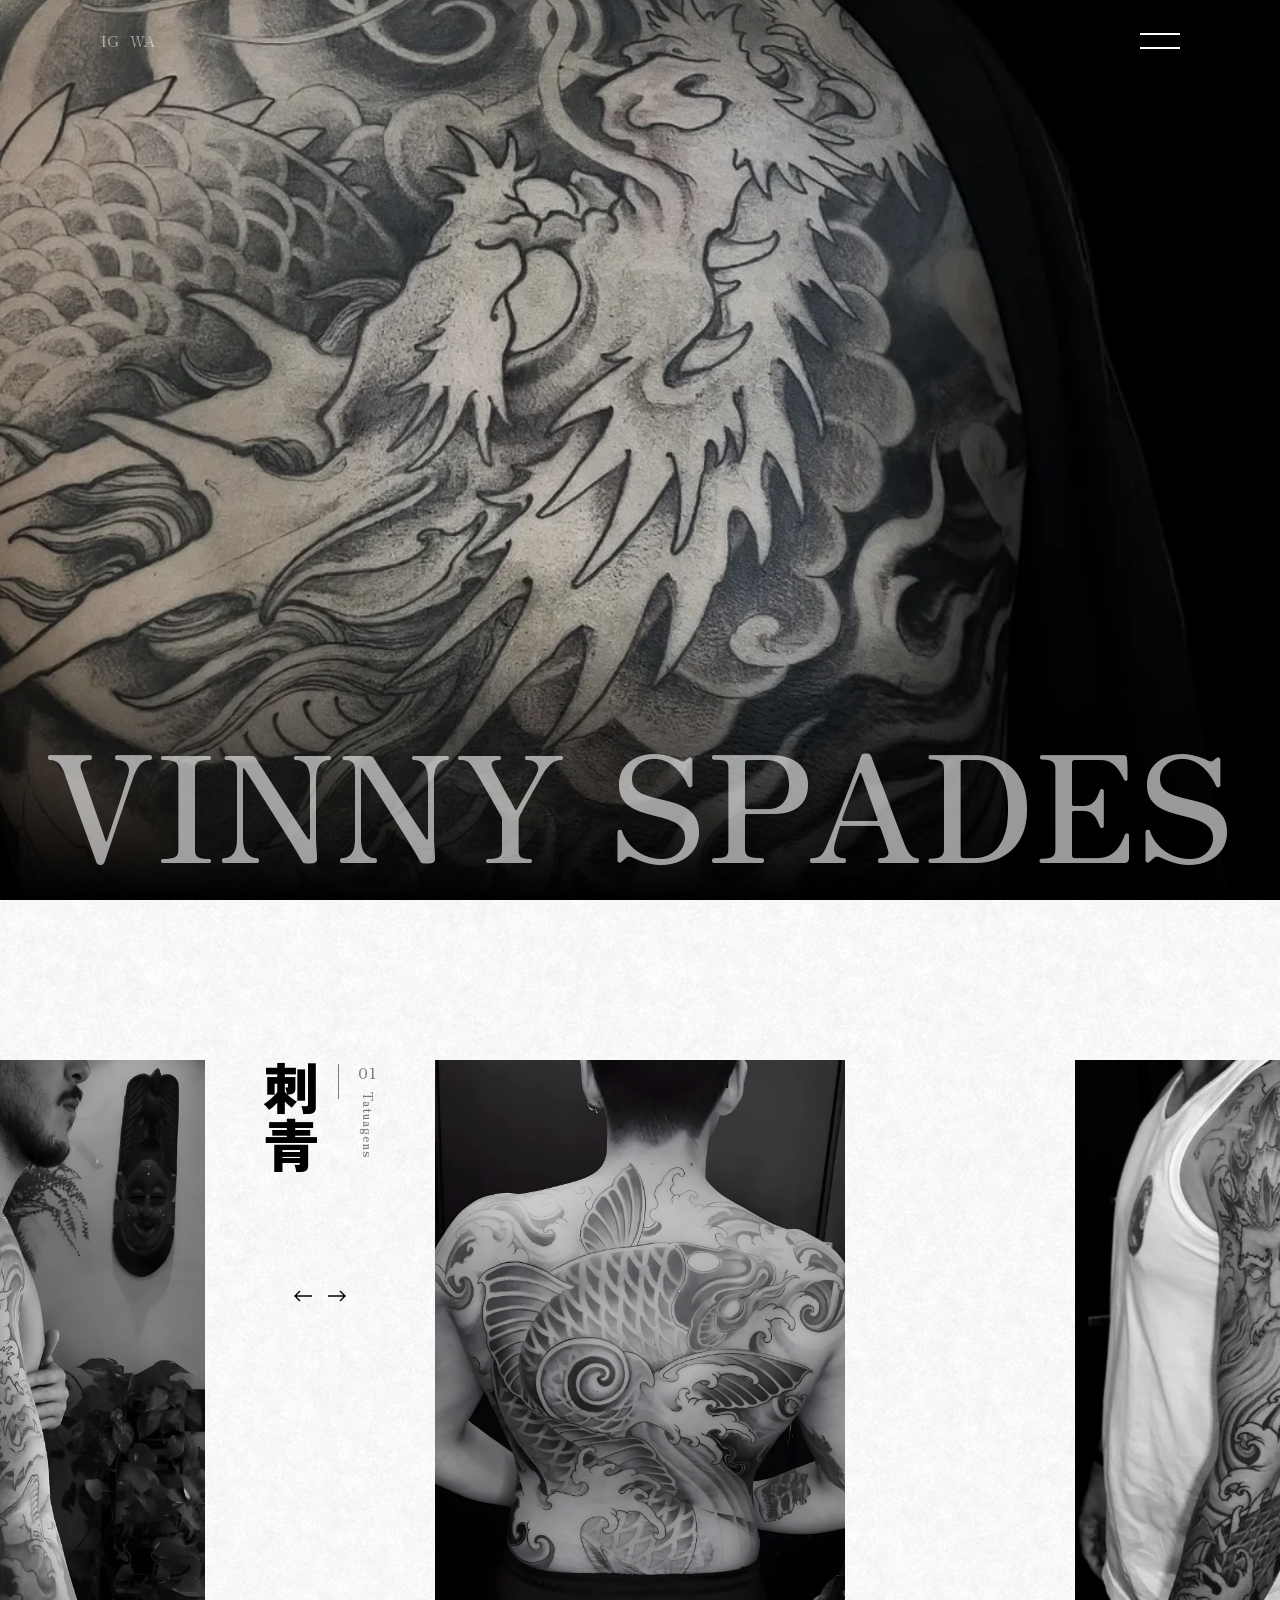
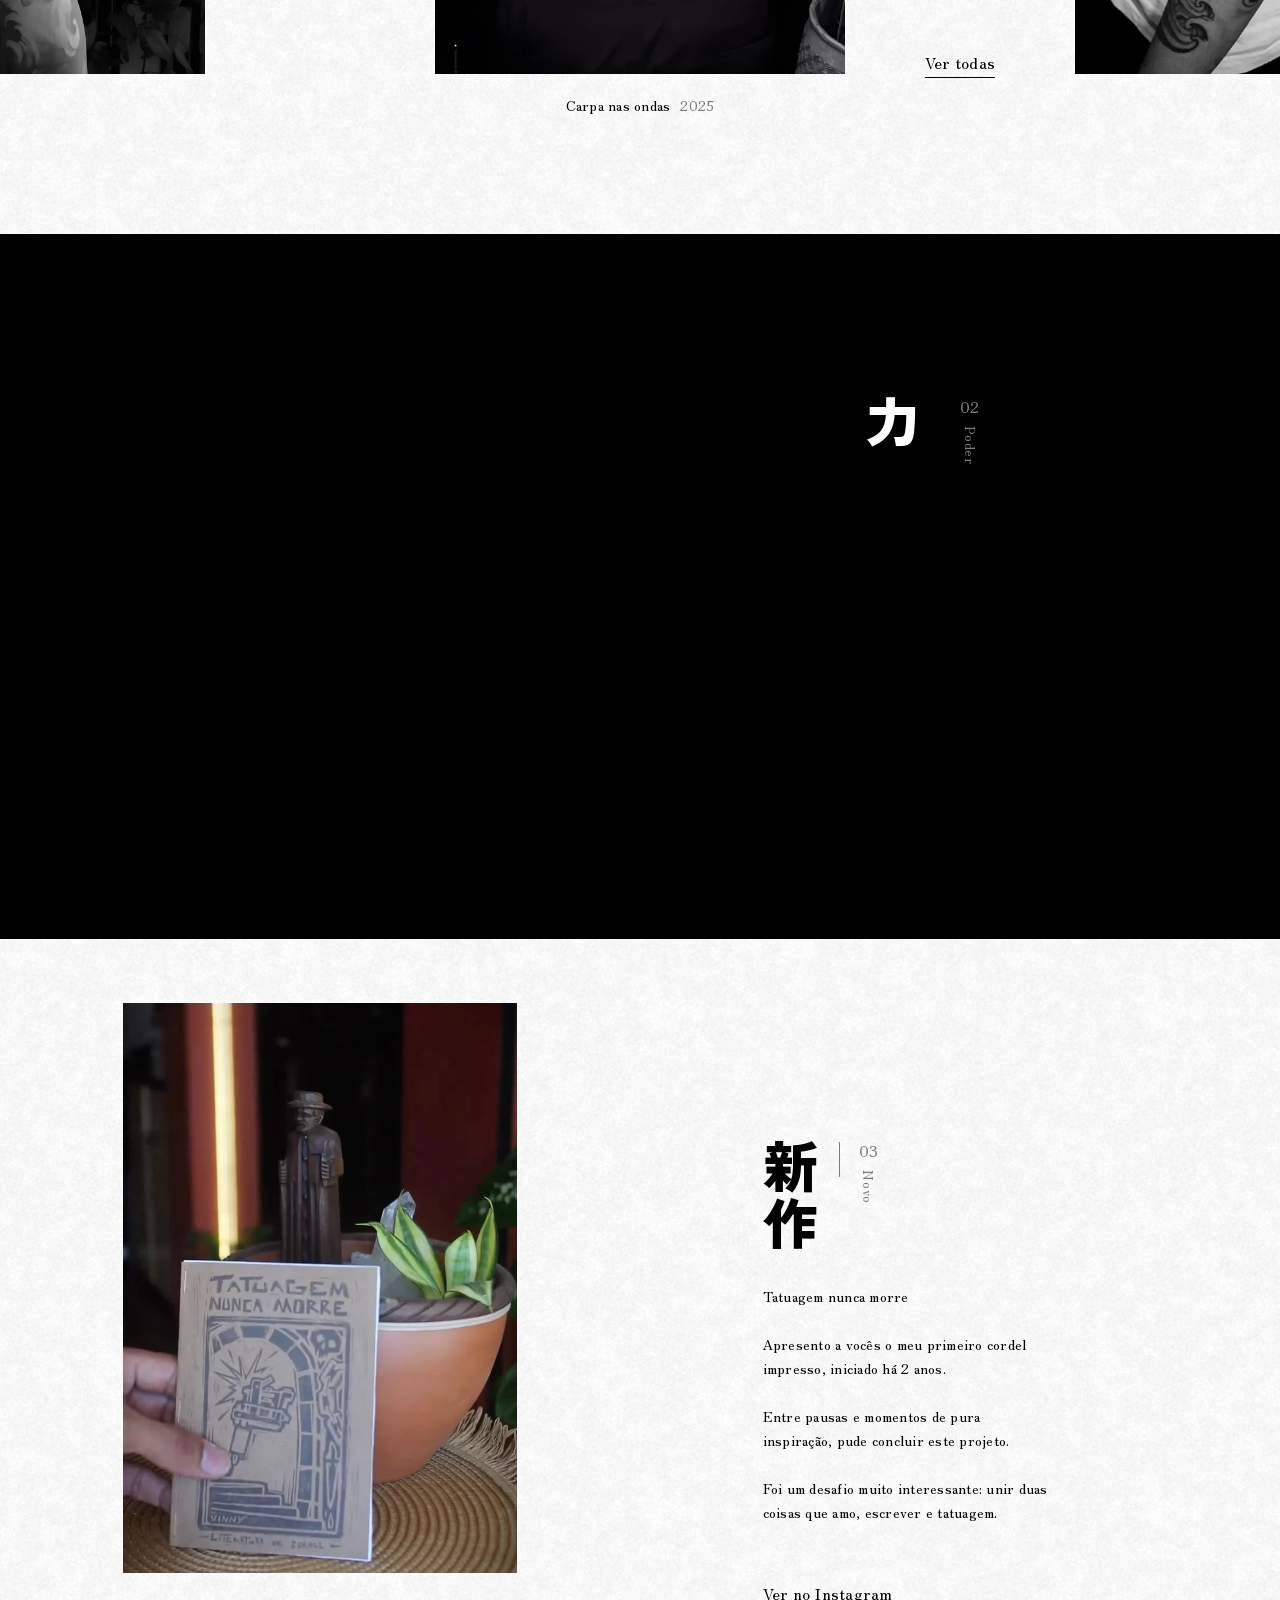
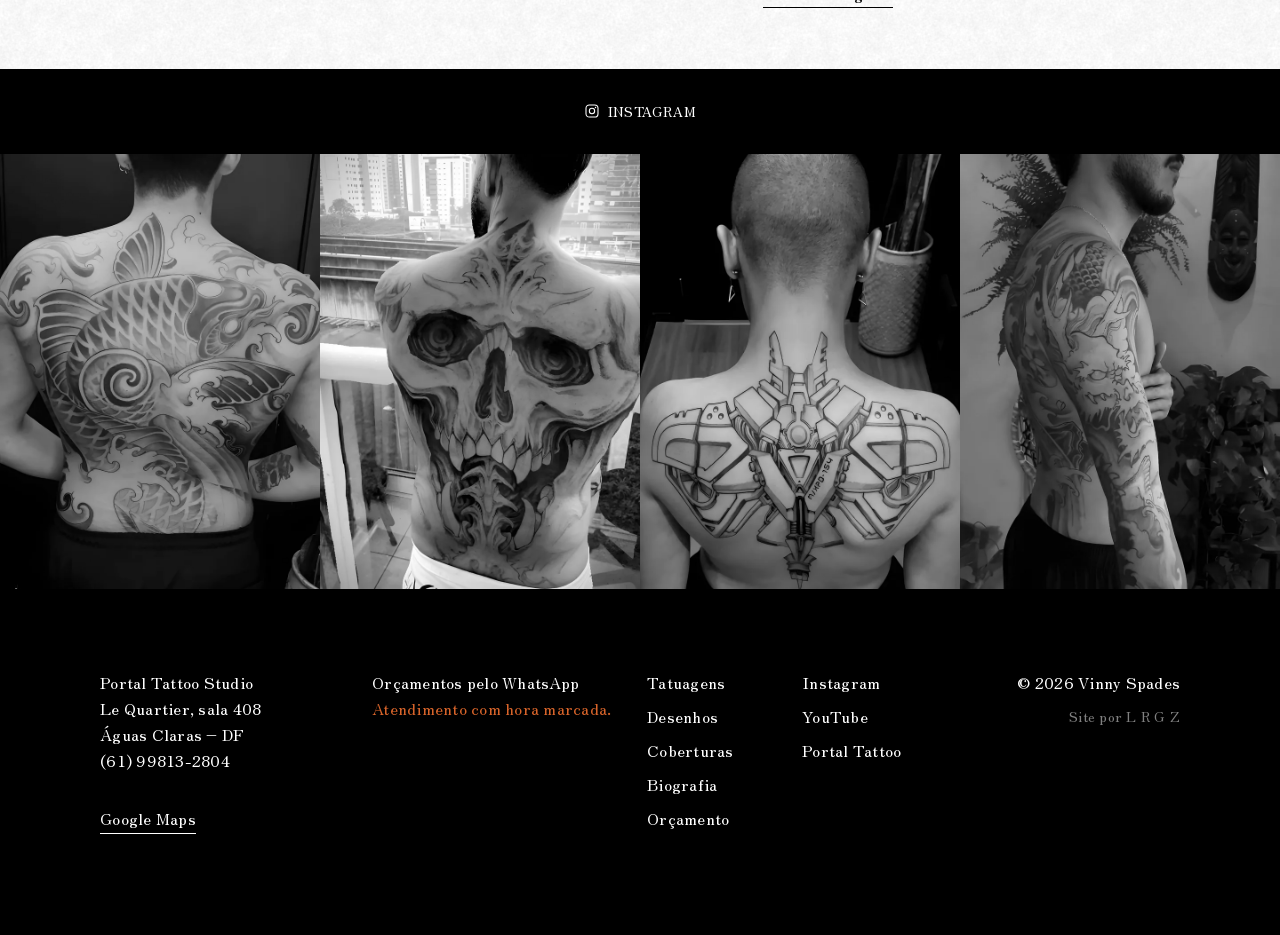
<file: index.html>
<!doctype html>
<html lang="pt-BR">
<head>
<meta charset="utf-8">
<meta name="viewport" content="width=device-width,initial-scale=1,viewport-fit=cover">
<title>Vinny Spades ♠ Tatuador em Águas Claras – DF</title>
<meta name="description" content="Tatuagem oriental e blackwork, fechamentos de costas e braço. Vinny Spades, fundador do Portal Tattoo Studio, em Águas Claras – DF.">
<meta name="robots" content="noindex,nofollow">
<meta name="theme-color" content="#000000">
<meta property="og:type" content="website">
<meta property="og:title" content="Vinny Spades ♠ Tatuador em Águas Claras – DF">
<meta property="og:description" content="Tatuagem oriental e blackwork, fechamentos de costas e braço. Vinny Spades, fundador do Portal Tattoo Studio, em Águas Claras – DF.">
<meta property="og:image" content="img/og.jpg">
<link rel="icon" href="favicon.svg" type="image/svg+xml">
<link rel="apple-touch-icon" href="img/apple-touch.png">
<link rel="preload" href="fonts/zenoldmincho-700-latin.woff2" as="font" type="font/woff2" crossorigin>
<link rel="preload" href="fonts/zenoldmincho-400-latin.woff2" as="font" type="font/woff2" crossorigin>
<link rel="preload" as="image" href="img/h/hero.webp" media="(min-width:1024px), (orientation:landscape)">
<link rel="preload" as="image" href="img/h/hero-m.webp" media="(max-width:1023px) and (orientation:portrait)">
<link rel="stylesheet" href="css/fonts.css">
<link rel="stylesheet" href="css/site.css">
</head>
<body>
<header class="topo transp">
  <div class="wrap">
    <div class="esq"><a href="https://www.instagram.com/vinnyspades/" target="_blank" rel="noopener">IG</a><a href="https://wa.me/5561998132804" target="_blank" rel="noopener">WA</a></div>
    <a class="marca" href="./">Vinny<b>♠</b>Spades</a>
    <button class="menuBtn" type="button" aria-label="Abrir menu" aria-expanded="false" aria-controls="menu"><span></span><span></span></button>
  </div>
</header>
<nav class="menu" id="menu" aria-label="Menu"><ul><li><a href="tatuagens.html">Tatuagens</a></li><li><a href="desenhos.html">Desenhos</a></li><li><a href="coberturas.html">Coberturas</a></li><li><a href="biografia.html">Biografia</a></li><li><a href="orcamento.html">Orçamento</a></li></ul></nav>
<main>
<section class="hero" aria-label="Abertura">
  <picture class="cam mono"><source media="(max-width:1023px) and (orientation:portrait)" srcset="img/h/hero-m.webp"><img src="img/h/hero.webp" alt="" width="2400" height="1500" fetchpriority="high"></picture>
  <picture class="cam cor"><source media="(max-width:1023px) and (orientation:portrait)" srcset="img/h/hero-m.webp"><img src="img/h/hero.webp" alt="Fechamento de costas com dragão oriental, tatuagem de Vinny Spades" width="2400" height="1500"></picture>
  <div class="desce"></div>
  <h1>Vinny Spades</h1>
</section>
<section class="s1 papel obs" aria-label="Fechamentos">
  <div class="lado"><div class="tit"><h2><span aria-hidden="true">刺青</span><span class="sr">Tatuagens</span></h2><span class="num" aria-hidden="true">01<em>Tatuagens</em></span></div><div class="setas rv"><button class="ant" type="button" aria-label="Anterior"><svg viewBox="0 0 18 12" aria-hidden="true"><path d="M18 6H1M6 1L1 6l5 5" fill="none" stroke="currentColor" stroke-width="1.4"/></svg></button><button class="prox" type="button" aria-label="Próximo"><svg viewBox="0 0 18 12" aria-hidden="true"><path d="M0 6h17M12 1l5 5-5 5" fill="none" stroke="currentColor" stroke-width="1.4"/></svg></button></div></div>
  <div class="car rv d2"><div class="slide l" aria-hidden="true"></div><div class="slide c"></div><div class="slide r" aria-hidden="true"></div><p class="leg"></p></div>
  <div class="baixo"><div class="pag" aria-hidden="true"></div><a class="lk cta" href="tatuagens.html">Ver todas</a></div>
</section>
<section class="s2 obs" aria-label="O poder">
  <div class="fundo" aria-hidden="true"><img src="img/orn/caveira-claro.webp" alt=""></div>
  <div class="wrap">
    <div class="tit"><h2><span aria-hidden="true">力</span><span class="sr">Poder</span></h2><span class="num" aria-hidden="true">02<em>Poder</em></span></div>
    <div class="tx rv"><p>O poder de uma tatuagem está em quem a recebe.</p><p class="ass">Vinny Spades, na Arte na Pele #05</p></div>
  </div>
</section>
<section class="s3 papel obs" aria-label="Novo">
  <div class="wrap">
    <div class="foto rv"><img src="img/h/novo.webp" alt="Cordel impresso Tatuagem nunca morre, de Vinny Spades" width="900" height="1300"></div>
    <div class="txt">
      <div class="tit"><h2><span aria-hidden="true">新作</span><span class="sr">Novo</span></h2><span class="num" aria-hidden="true">03<em>Novo</em></span></div>
      <div class="rte rv d2">
        <p>Tatuagem nunca morre</p>
        <p>Apresento a vocês o meu primeiro cordel impresso, iniciado há 2 anos.</p>
        <p>Entre pausas e momentos de pura inspiração, pude concluir este projeto.</p>
        <p>Foi um desafio muito interessante: unir duas coisas que amo, escrever e tatuagem.</p>
      </div>
      <a class="lk rv d2" href="https://www.instagram.com/p/Da3Dmlmu89S/" target="_blank" rel="noopener">Ver no Instagram</a>
    </div>
  </div>
</section>
</main>
<section class="insta" aria-label="Instagram">
  <a class="barra" href="https://www.instagram.com/vinnyspades/" target="_blank" rel="noopener"><svg viewBox="0 0 24 24" aria-hidden="true"><rect x="3" y="3" width="18" height="18" rx="5" fill="none" stroke="currentColor" stroke-width="1.6"/><circle cx="12" cy="12" r="4" fill="none" stroke="currentColor" stroke-width="1.6"/><circle cx="17.3" cy="6.7" r="1.1" fill="currentColor"/></svg><span>Instagram</span></a>
  <div class="fotos"><a href="https://www.instagram.com/vinnyspades/" target="_blank" rel="noopener" aria-label="Ver no Instagram"><img src="img/ig/1.webp" alt="Tatuagem de Vinny Spades" width="720" height="980"></a><a href="https://www.instagram.com/vinnyspades/" target="_blank" rel="noopener" aria-label="Ver no Instagram"><img src="img/ig/2.webp" alt="Tatuagem de Vinny Spades" width="720" height="980"></a><a href="https://www.instagram.com/vinnyspades/" target="_blank" rel="noopener" aria-label="Ver no Instagram"><img src="img/ig/3.webp" alt="Tatuagem de Vinny Spades" width="720" height="980"></a><a href="https://www.instagram.com/vinnyspades/" target="_blank" rel="noopener" aria-label="Ver no Instagram"><img src="img/ig/4.webp" alt="Tatuagem de Vinny Spades" width="720" height="980"></a></div>
</section>
<footer class="rod">
  <div class="wrap">
    <div class="end">
      <p>Portal Tattoo Studio<br>Le Quartier, sala 408<br>Águas Claras – DF<br><a href="https://wa.me/5561998132804" target="_blank" rel="noopener">(61) 99813-2804</a></p>
      <a class="lk" href="https://www.google.com/maps/search/?api=1&query=Portal+Tattoo+Studio+%C3%81guas+Claras" target="_blank" rel="noopener">Google Maps</a>
    </div>
    <div><p>Orçamentos pelo WhatsApp<br><span class="cor">Atendimento com hora marcada.</span></p></div>
    <ul><li><a href="tatuagens.html">Tatuagens</a></li><li><a href="desenhos.html">Desenhos</a></li><li><a href="coberturas.html">Coberturas</a></li><li><a href="biografia.html">Biografia</a></li><li><a href="orcamento.html">Orçamento</a></li></ul>
    <ul><li><a href="https://www.instagram.com/vinnyspades/" target="_blank" rel="noopener">Instagram</a></li><li><a href="https://www.youtube.com/results?search_query=Vinny+Spades+tattoo" target="_blank" rel="noopener">YouTube</a></li><li><a href="https://www.instagram.com/portaltattoostudio/" target="_blank" rel="noopener">Portal Tattoo</a></li></ul>
    <div class="dir"><small>© 2026 Vinny Spades</small><a class="lrgz" href="https://lrgz.com.br" target="_blank" rel="noopener">Site por L R G Z</a></div>
  </div>
</footer>

<script src="js/dados.js"></script>
<script src="js/main.js"></script>
</body>
</html>
</file>
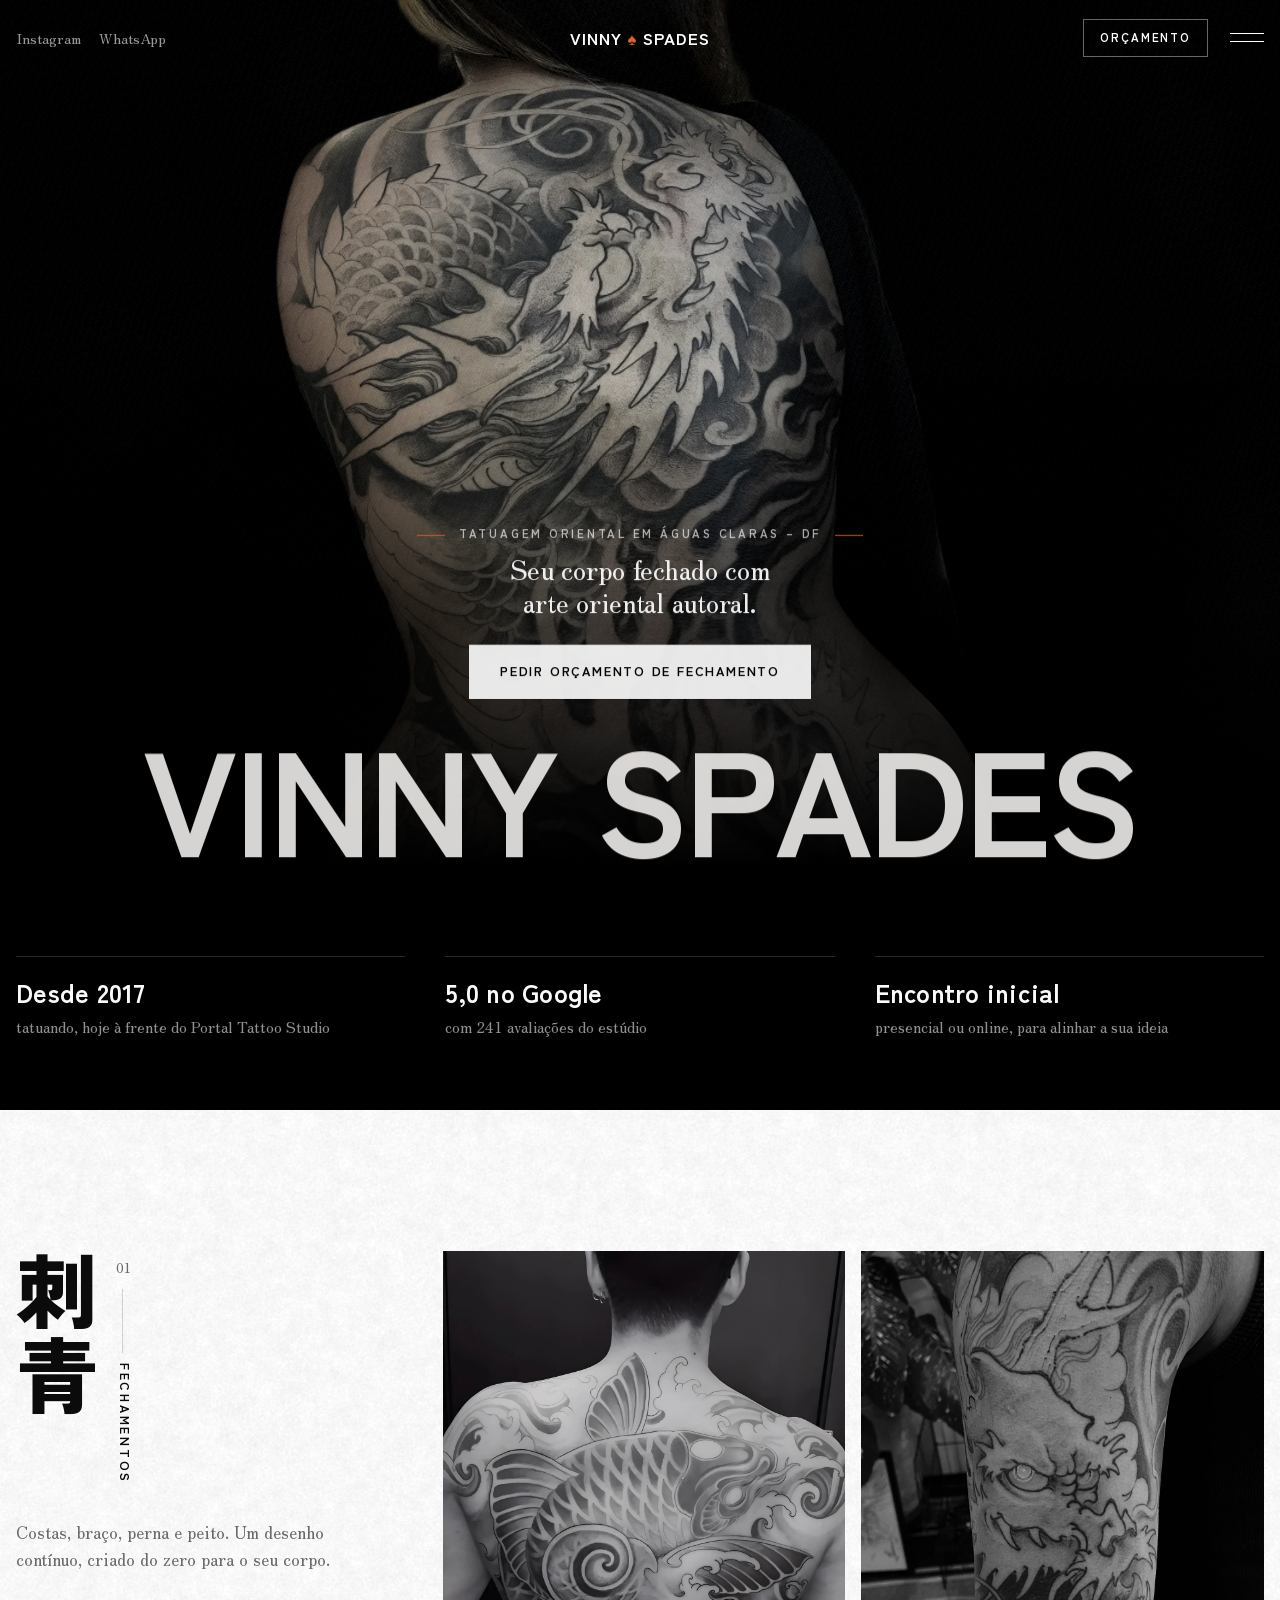
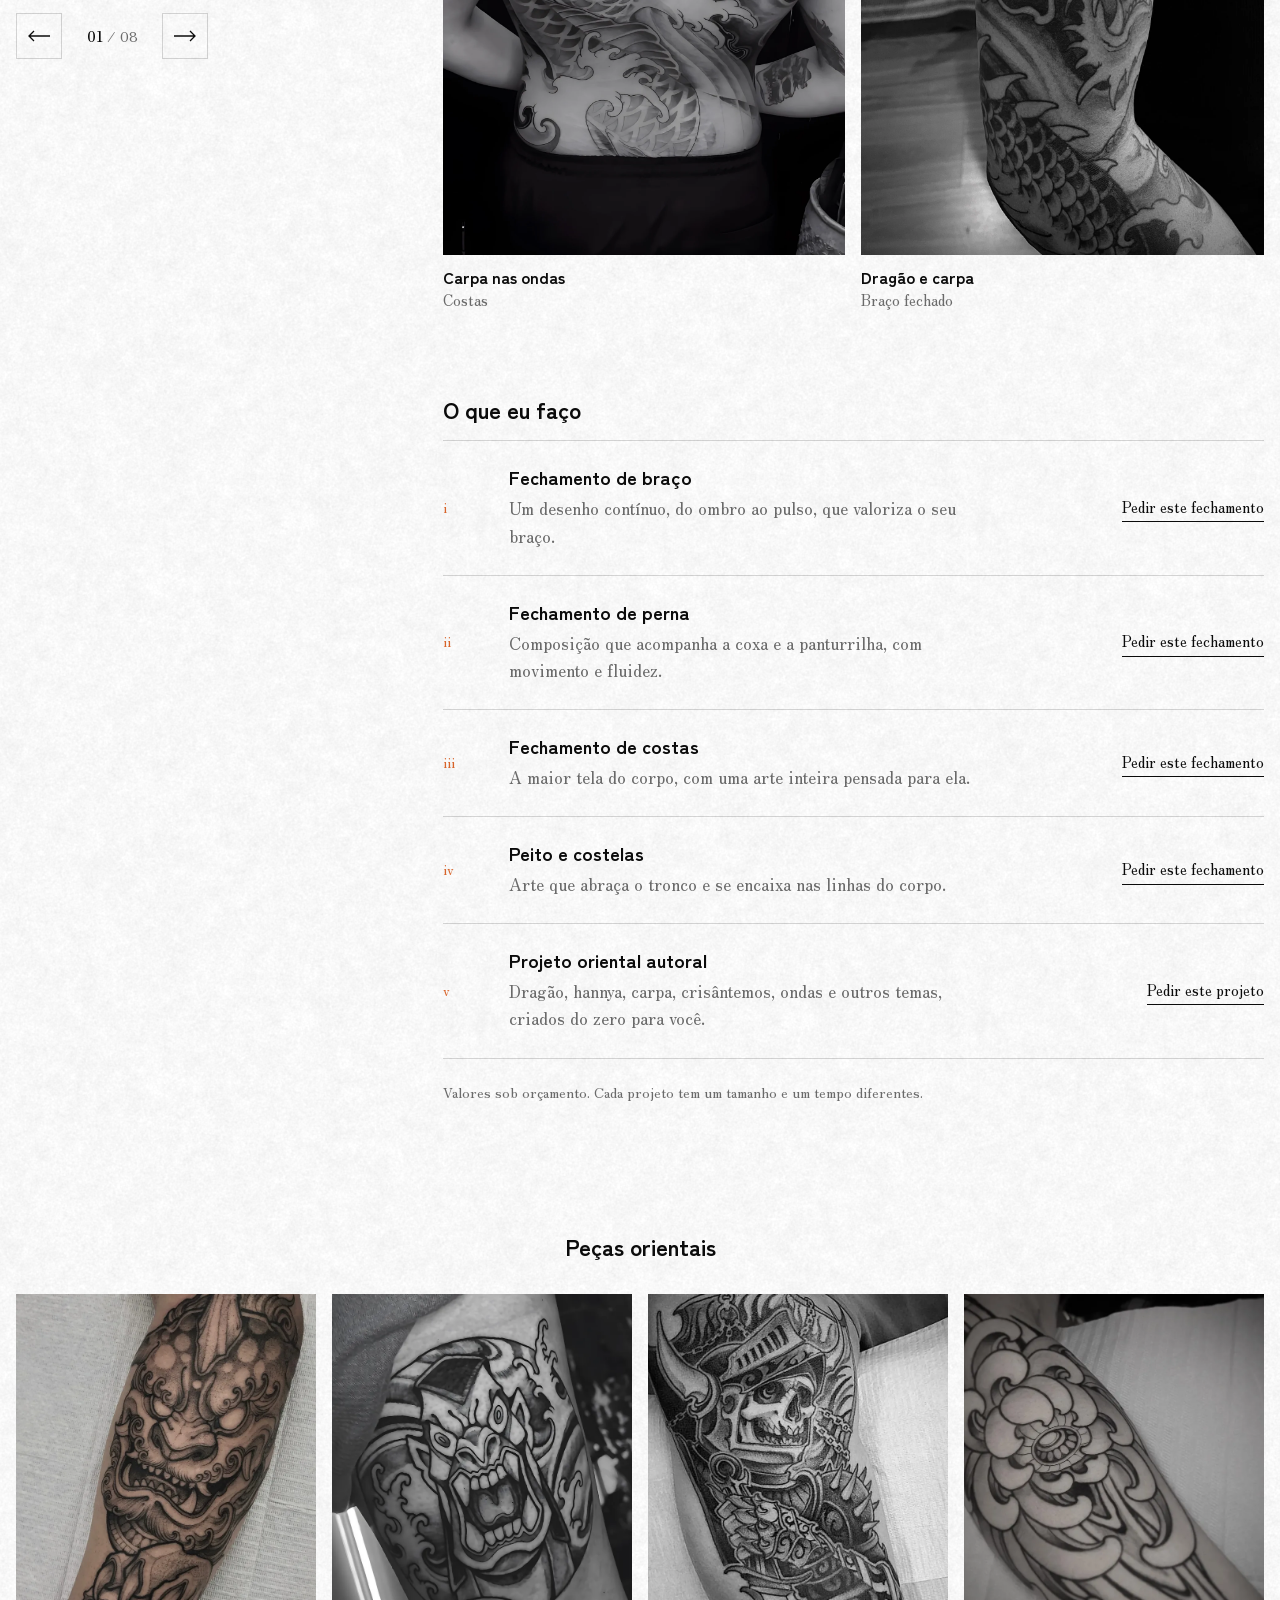
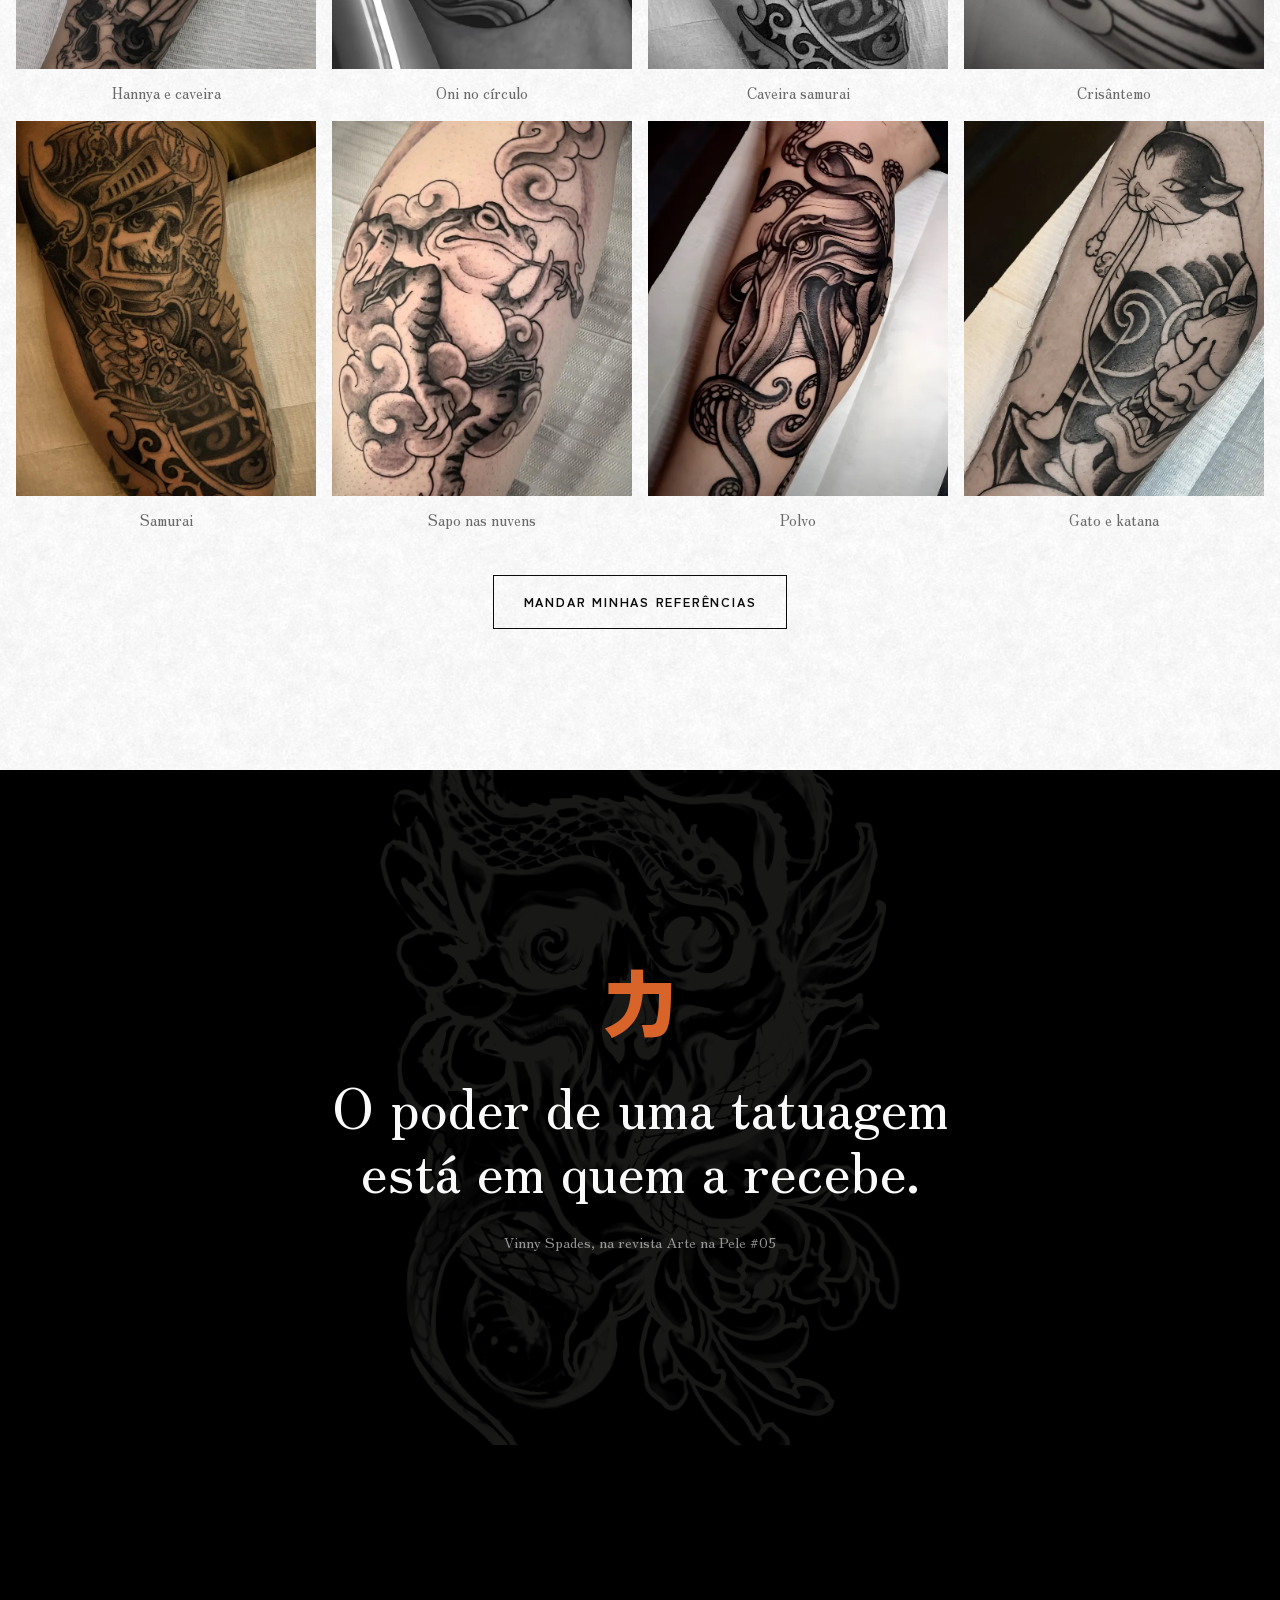
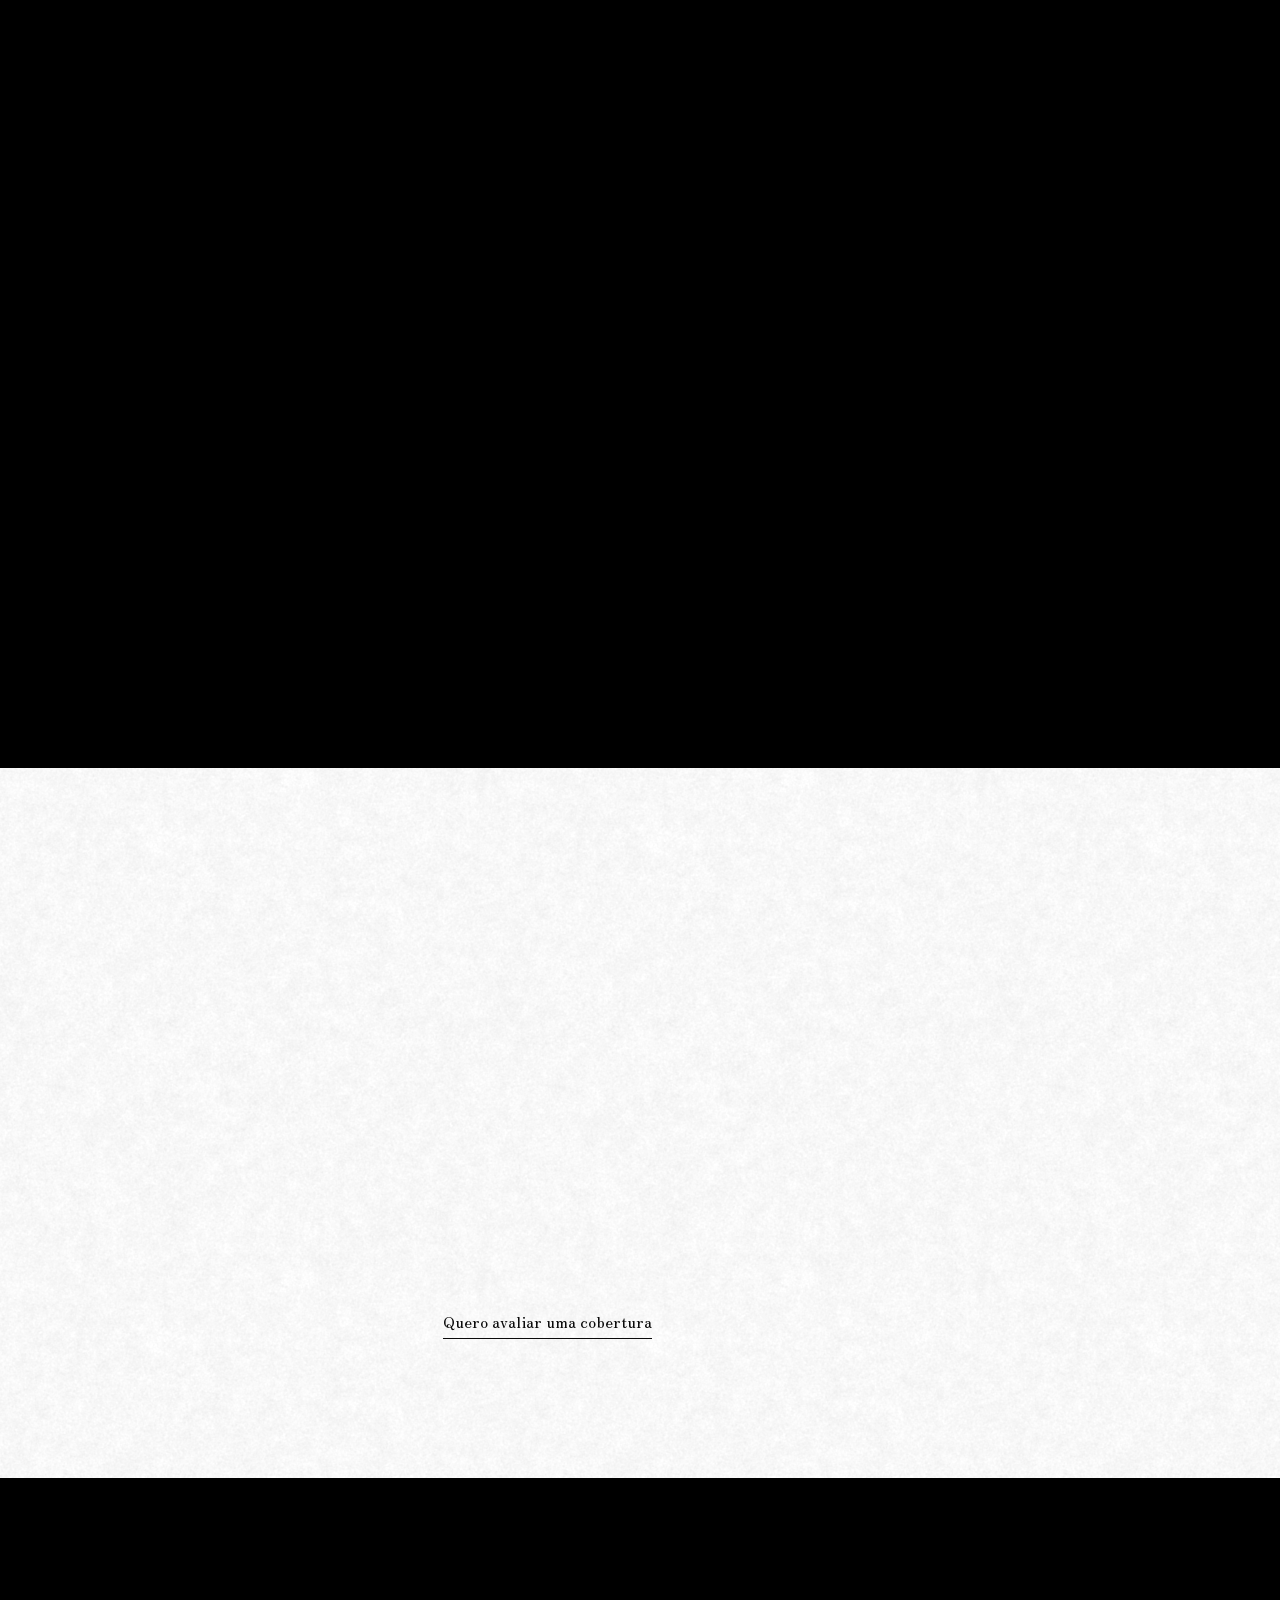
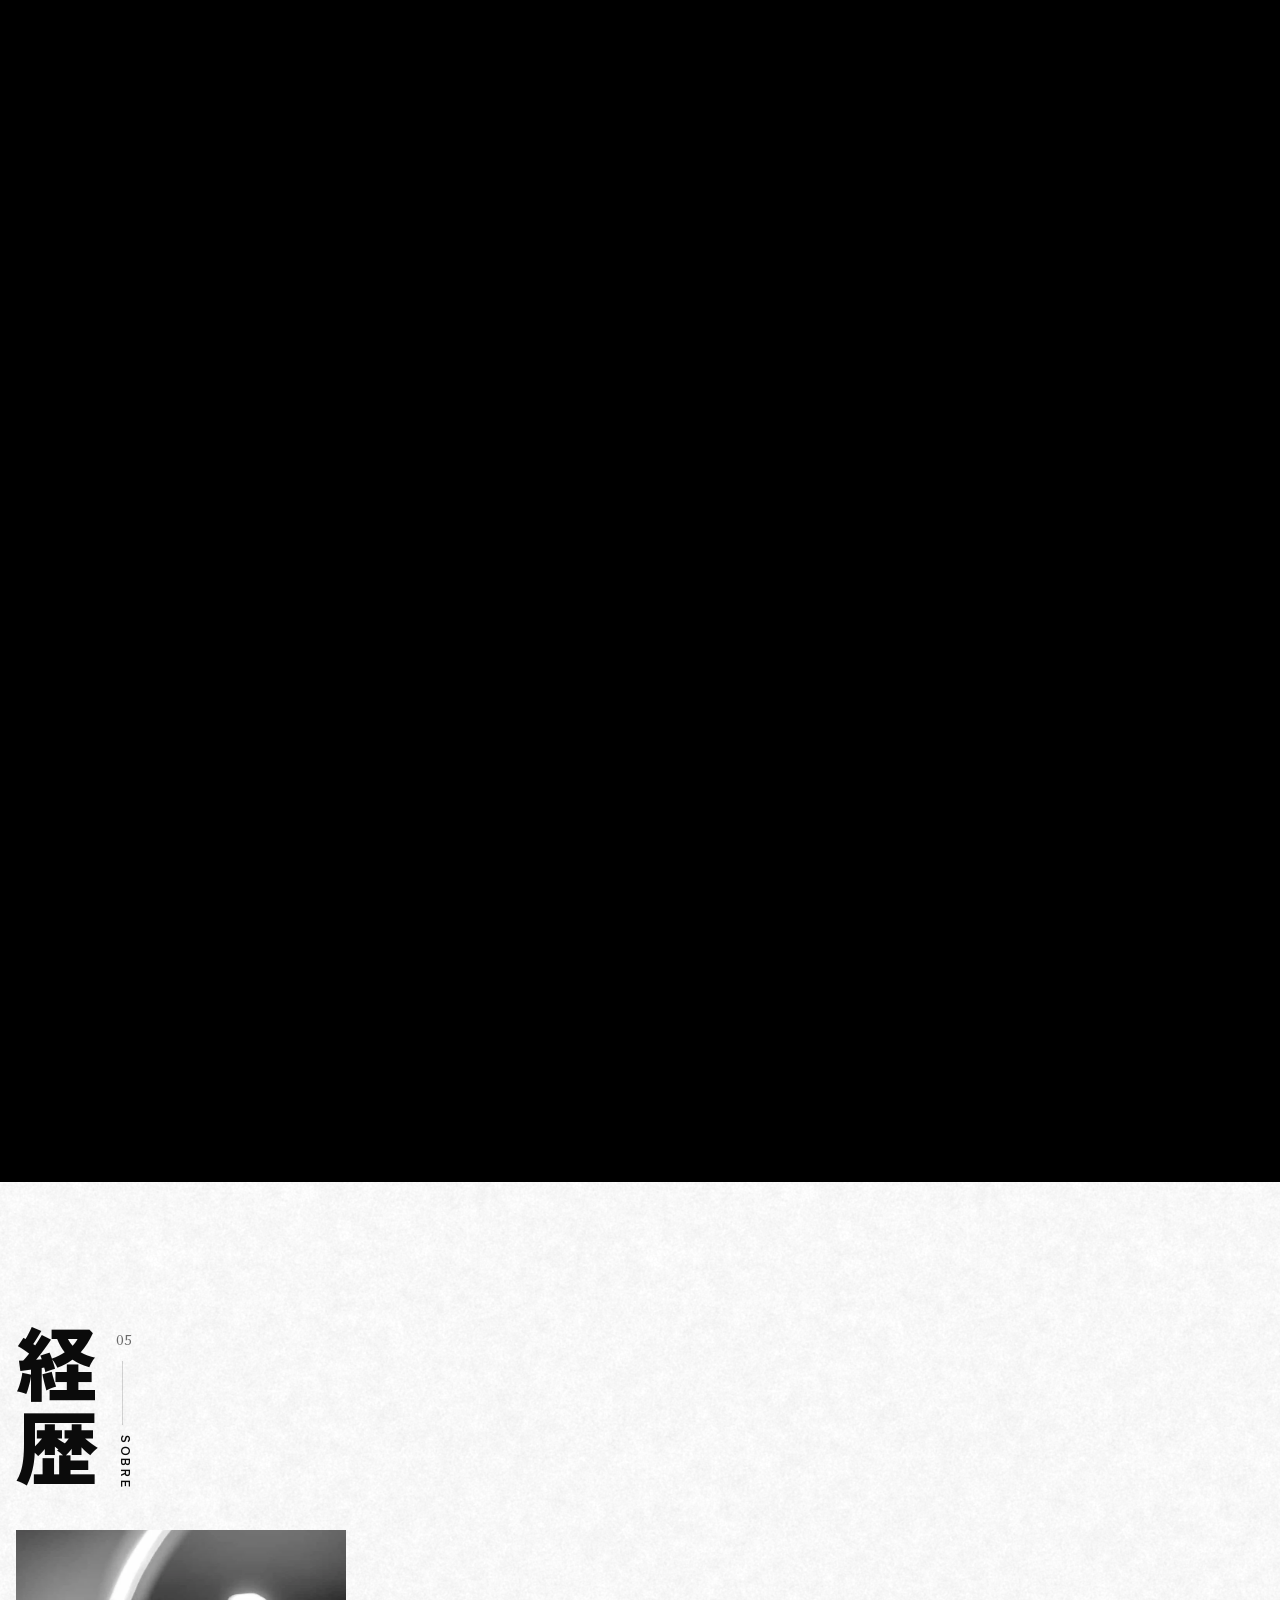
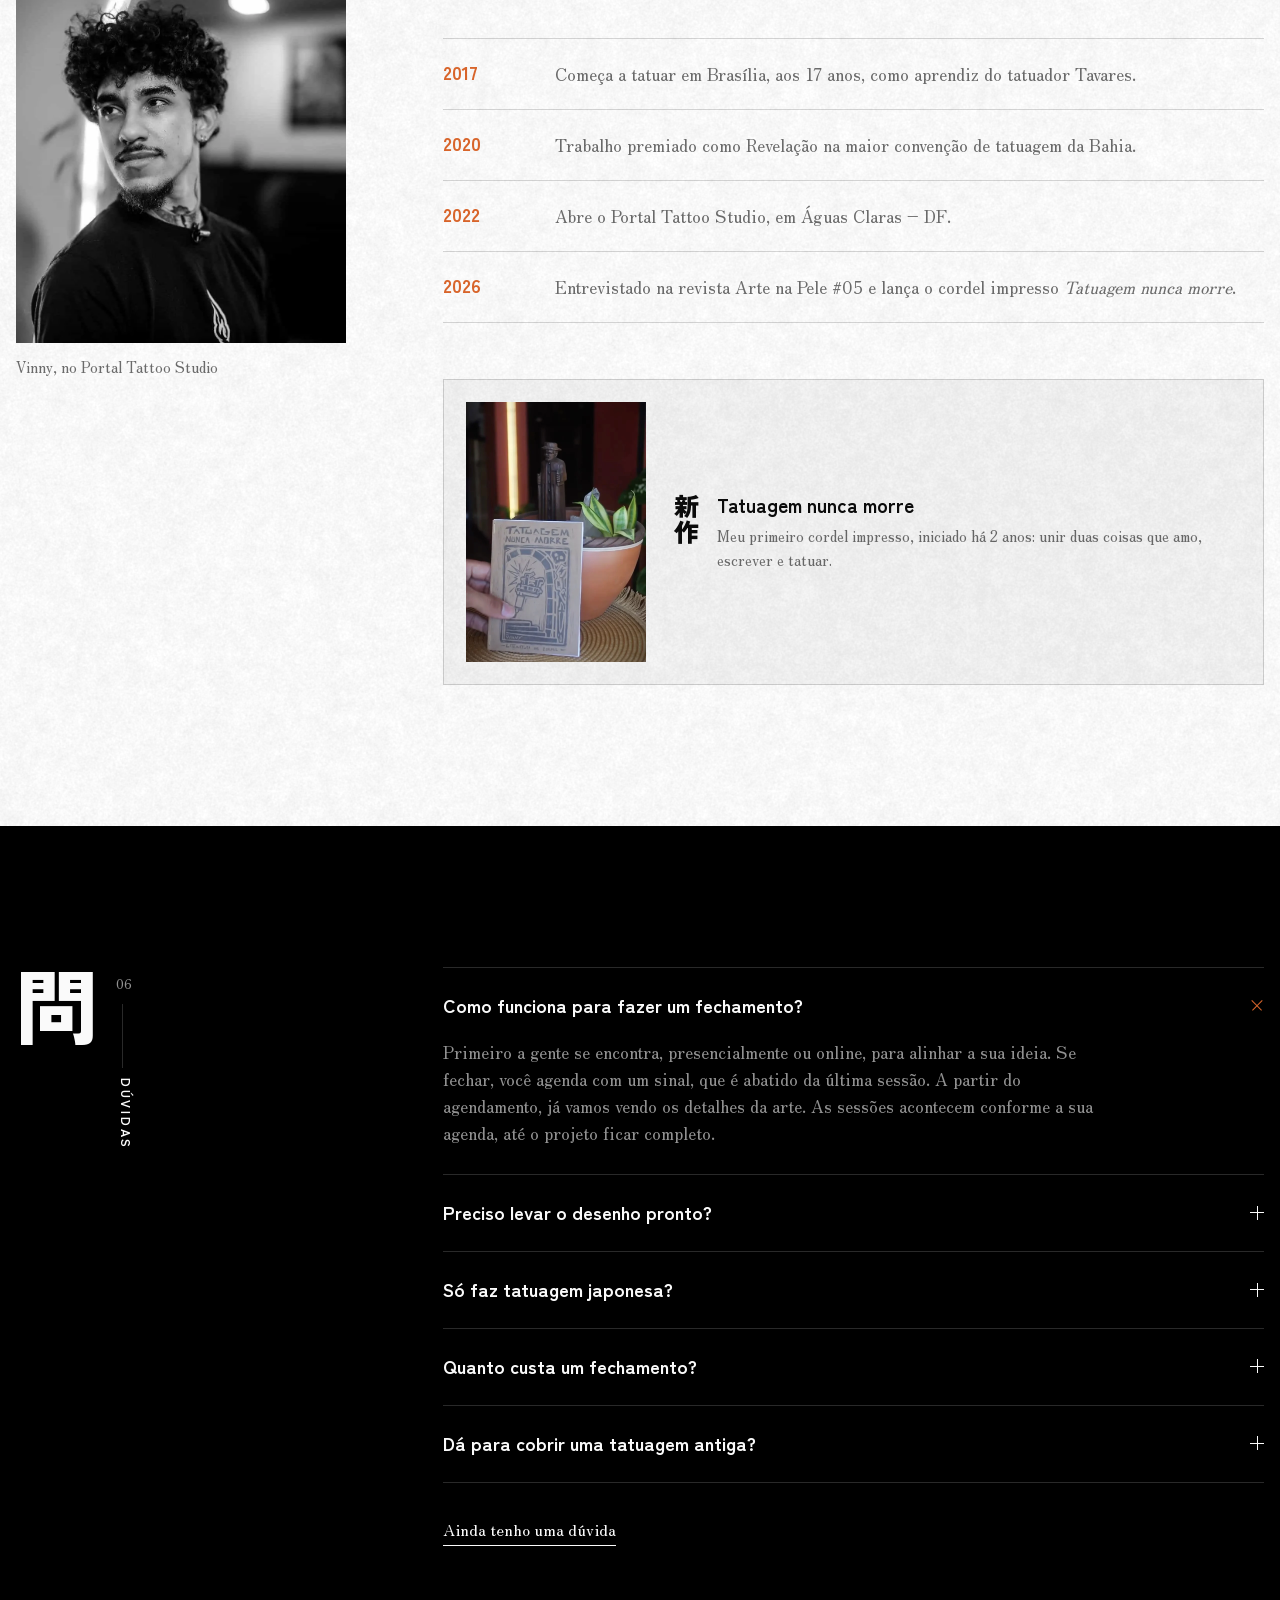
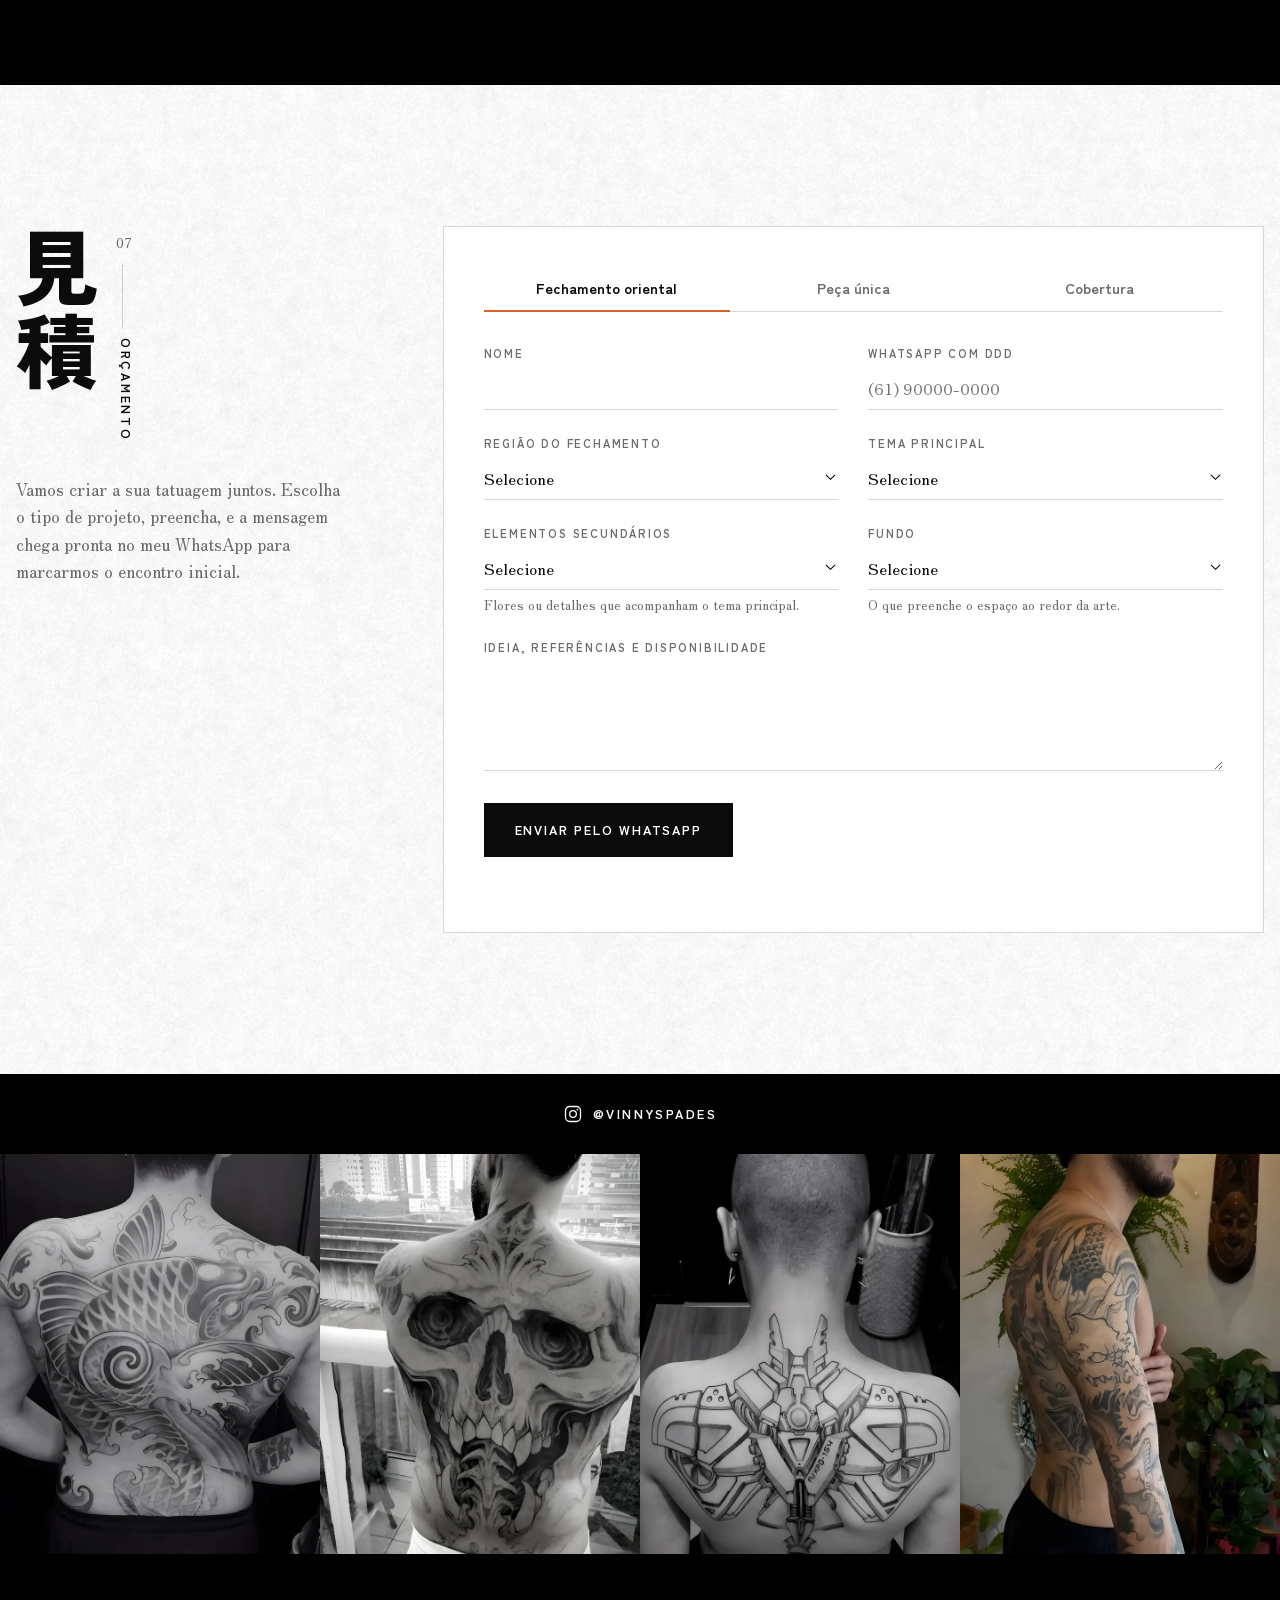
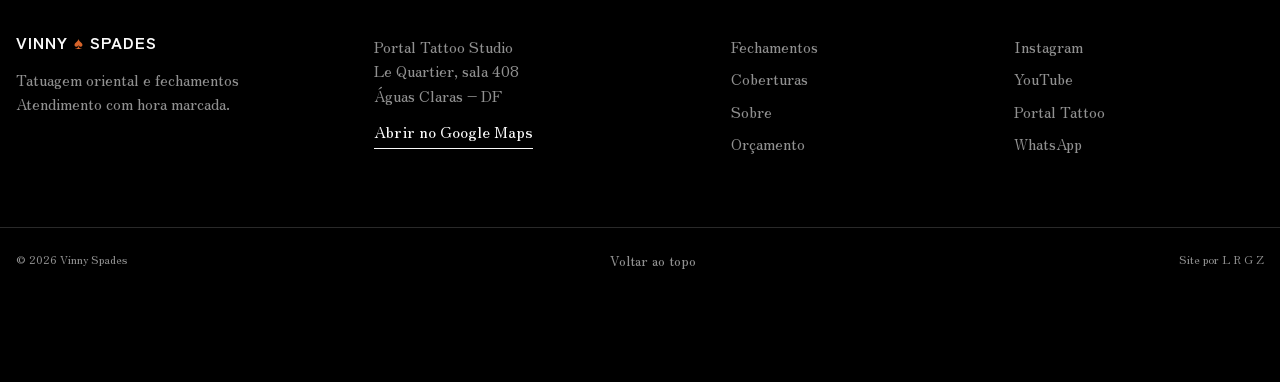
<file: premium/index.html>
<!doctype html>
<html lang="pt-BR">
<head>
<meta charset="utf-8">
<meta name="viewport" content="width=device-width,initial-scale=1,viewport-fit=cover">
<title>Vinny Spades ♠ Tatuagem oriental e fechamentos em Águas Claras – DF</title>
<meta name="description" content="Fechamentos orientais autorais em Águas Claras – DF. Tatuador desde 2017, fundador do Portal Tattoo Studio, nota 5,0 no Google. Orçamento pelo WhatsApp.">
<meta name="robots" content="noindex,nofollow">
<meta name="theme-color" content="#000000">
<meta property="og:type" content="website">
<meta property="og:locale" content="pt_BR">
<meta property="og:title" content="Vinny Spades ♠ Tatuagem oriental em Águas Claras – DF">
<meta property="og:description" content="Seu corpo fechado com arte oriental autoral. Tatuador desde 2017, nota 5,0 no Google.">
<meta property="og:image" content="https://azeugral.github.io/vinny-spades/img/og.jpg">
<link rel="icon" href="../favicon.svg" type="image/svg+xml">
<link rel="apple-touch-icon" href="../img/apple-touch.png">
<link rel="preload" href="../fonts/zenoldmincho-400-latin.woff2" as="font" type="font/woff2" crossorigin>
<link rel="preload" href="../fonts/zenkakugothicnew-700-latin.woff2" as="font" type="font/woff2" crossorigin>
<link rel="preload" href="../fonts/zenkaku-900-kanji-p.woff2" as="font" type="font/woff2" crossorigin>
<link rel="preload" as="image" href="../img/h/hero.webp" media="(min-width:1024px), (orientation:landscape)">
<link rel="preload" as="image" href="../img/h/hero-m.webp" media="(max-width:1023px) and (orientation:portrait)">
<link rel="stylesheet" href="../css/fonts.css">
<link rel="stylesheet" href="p.css">
<script type="application/ld+json">
{"@context":"https://schema.org","@type":"TattooParlor","name":"Vinny Spades · Portal Tattoo Studio","description":"Tatuagem oriental autoral e fechamentos de costas, braço e perna em Águas Claras – DF.","telephone":"+55-61-99813-2804","image":"https://azeugral.github.io/vinny-spades/img/og.jpg","address":{"@type":"PostalAddress","streetAddress":"Le Quartier, sala 408","addressLocality":"Águas Claras","addressRegion":"DF","addressCountry":"BR"},"aggregateRating":{"@type":"AggregateRating","ratingValue":"5.0","reviewCount":"241"},"sameAs":["https://www.instagram.com/vinnyspades/"]}
</script>
</head>
<body>
<header class="topo transp">
  <div class="esq"><a href="https://www.instagram.com/vinnyspades/" target="_blank" rel="noopener">Instagram</a><a href="#orcamento" data-wa="flutuante">WhatsApp</a></div>
  <a class="marca" href="#topo">Vinny<b>♠</b>Spades</a>
  <div class="dir">
    <a class="cta-topo" href="#orcamento">Orçamento</a>
    <button class="menuBtn" type="button" aria-label="Abrir menu" aria-expanded="false" aria-controls="menu"><span></span><span></span></button>
  </div>
</header>

<nav class="menu" id="menu" aria-label="Menu" hidden>
  <ol>
    <li><a href="#fechamentos"><i>01</i>Fechamentos</a></li>
    <li><a href="#proposito"><i>02</i>Propósito</a></li>
    <li><a href="#coberturas"><i>03</i>Coberturas</a></li>
    <li><a href="#caderno"><i>04</i>Do caderno à pele</a></li>
    <li><a href="#sobre"><i>05</i>Sobre</a></li>
    <li><a href="#duvidas"><i>06</i>Dúvidas</a></li>
    <li><a href="#orcamento"><i>07</i>Orçamento</a></li>
  </ol>
  <p class="menu-pe">Portal Tattoo Studio · Le Quartier, sala 408 · Águas Claras – DF</p>
</nav>

<main id="topo">
<section class="hero" aria-label="Abertura">
  <picture class="cam mono"><source media="(max-width:1023px) and (orientation:portrait)" srcset="../img/h/hero-m.webp"><img src="../img/h/hero.webp" alt="" width="2400" height="1500" fetchpriority="high"></picture>
  <picture class="cam cor"><source media="(max-width:1023px) and (orientation:portrait)" srcset="../img/h/hero-m.webp"><img src="../img/h/hero.webp" alt="Fechamento de costas com dragão oriental, tatuagem de Vinny Spades" width="2400" height="1500" fetchpriority="high"></picture>
  <canvas class="tinta" aria-hidden="true"></canvas>
  <div class="desce" aria-hidden="true"></div>
  <div class="hero-tx">
    <p class="chapeu">Tatuagem oriental em Águas Claras – DF</p>
    <p class="frase">Seu corpo fechado com arte oriental autoral.</p>
    <a class="btn" href="#orcamento">Pedir orçamento de fechamento</a>
  </div>
  <h1 aria-label="Vinny Spades"><span aria-hidden="true"><span class="w"><i style="--i:0">V</i><i style="--i:1">I</i><i style="--i:2">N</i><i style="--i:3">N</i><i style="--i:4">Y</i></span> <span class="w"><i style="--i:6">S</i><i style="--i:7">P</i><i style="--i:8">A</i><i style="--i:9">D</i><i style="--i:10">E</i><i style="--i:11">S</i></span></span></h1>
</section>

<section class="fatos" aria-label="Destaques">
  <div class="wrap">
    <p class="ln"><strong>Desde 2017</strong>tatuando, hoje à frente do Portal Tattoo Studio</p>
    <p class="ln"><strong>5,0 no Google</strong>com 241 avaliações do estúdio</p>
    <p class="ln"><strong>Encontro inicial</strong>presencial ou online, para alinhar a sua ideia</p>
  </div>
</section>

<!-- 01 FECHAMENTOS -->
<section id="fechamentos" class="sec papel">
  <div class="wrap cols">
    <div class="lado rv">
      <div class="tit"><h2><span class="kj" aria-hidden="true">刺青</span><span class="sr">Fechamentos</span></h2><span class="num" aria-hidden="true">01<em>Fechamentos</em></span></div>
      <p class="lede">Costas, braço, perna e peito. Um desenho contínuo, criado do zero para o seu corpo.</p>
      <div class="setas">
        <button class="seta" type="button" data-dir="-1" aria-label="Fechamento anterior"><svg viewBox="0 0 22 12" aria-hidden="true"><path d="M22 6H1M6 1L1 6l5 5" fill="none" stroke="currentColor" stroke-width="1.3"/></svg></button>
        <span class="cont" aria-live="polite"><b>01</b> / 08</span>
        <button class="seta" type="button" data-dir="1" aria-label="Próximo fechamento"><svg viewBox="0 0 22 12" aria-hidden="true"><path d="M0 6h21M16 1l5 5-5 5" fill="none" stroke="currentColor" stroke-width="1.3"/></svg></button>
      </div>
    </div>
    <div class="principal">
      <div class="faixa rv d1" tabindex="0" role="region" aria-label="Fechamentos de Vinny Spades">
        <figure><div class="ft"><img src="../img/t/023g.webp" alt="Fechamento de costas: carpa nas ondas" width="1300" height="1950"></div><figcaption><b>Carpa nas ondas</b>Costas</figcaption></figure>
        <figure><div class="ft"><img src="../img/t/026g.webp" alt="Braço fechado: dragão e carpa" width="1300" height="1950"></div><figcaption><b>Dragão e carpa</b>Braço fechado</figcaption></figure>
        <figure><div class="ft"><img src="../img/t/051g.webp" alt="Braço fechado: deus do mar" width="1300" height="1950"></div><figcaption><b>Deus do mar</b>Braço fechado</figcaption></figure>
        <figure><div class="ft"><img src="../img/t/045g.webp" alt="Fechamento de costas: caveira" width="1300" height="1950"></div><figcaption><b>Caveira</b>Costas</figcaption></figure>
        <figure><div class="ft"><img src="../img/t/031g.webp" alt="Braço fechado: polvo e ondas" width="1300" height="1950"></div><figcaption><b>Polvo e ondas</b>Braço fechado</figcaption></figure>
        <figure><div class="ft"><img src="../img/t/095g.webp" alt="Fechamento oriental de braço e peito" width="1300" height="1950"></div><figcaption><b>Oriental</b>Braço e peito</figcaption></figure>
        <figure><div class="ft"><img src="../img/t/092g.webp" alt="Ondas e flores no braço e na costela" width="1300" height="1950"></div><figcaption><b>Ondas e flores</b>Braço e costela</figcaption></figure>
        <figure><div class="ft"><img src="../img/t/117g.webp" alt="Fechamento de costas ornamental" width="1300" height="1950"></div><figcaption><b>Ornamental</b>Costas</figcaption></figure>
      </div>

      <h3 class="sub rv">O que eu faço</h3>
      <ul class="servicos">
        <li class="ln rv"><span class="n">i</span><div><h4>Fechamento de braço</h4><p>Um desenho contínuo, do ombro ao pulso, que valoriza o seu braço.</p></div><a class="lk" href="#orcamento" data-wa="servicos" data-region="braço">Pedir este fechamento</a></li>
        <li class="ln rv"><span class="n">ii</span><div><h4>Fechamento de perna</h4><p>Composição que acompanha a coxa e a panturrilha, com movimento e fluidez.</p></div><a class="lk" href="#orcamento" data-wa="servicos" data-region="perna">Pedir este fechamento</a></li>
        <li class="ln rv"><span class="n">iii</span><div><h4>Fechamento de costas</h4><p>A maior tela do corpo, com uma arte inteira pensada para ela.</p></div><a class="lk" href="#orcamento" data-wa="servicos" data-region="costas">Pedir este fechamento</a></li>
        <li class="ln rv"><span class="n">iv</span><div><h4>Peito e costelas</h4><p>Arte que abraça o tronco e se encaixa nas linhas do corpo.</p></div><a class="lk" href="#orcamento" data-wa="servicos" data-region="peito e costelas">Pedir este fechamento</a></li>
        <li class="ln rv"><span class="n">v</span><div><h4>Projeto oriental autoral</h4><p>Dragão, hannya, carpa, crisântemos, ondas e outros temas, criados do zero para você.</p></div><a class="lk" href="#orcamento" data-wa="servicos" data-region="projeto autoral">Pedir este projeto</a></li>
      </ul>
      <p class="nota">Valores sob orçamento. Cada projeto tem um tamanho e um tempo diferentes.</p>
    </div>
  </div>

  <div class="wrap pecas">
    <h3 class="sub rv">Peças orientais</h3>
    <div class="grade">
      <figure class="rv"><div class="ft"><img src="../img/t/016.webp" alt="Hannya e caveira" width="760" height="1140"></div><figcaption>Hannya e caveira</figcaption></figure>
      <figure class="rv d1"><div class="ft"><img src="../img/t/024.webp" alt="Oni no círculo" width="760" height="1140"></div><figcaption>Oni no círculo</figcaption></figure>
      <figure class="rv d2"><div class="ft"><img src="../img/t/062.webp" alt="Caveira samurai" width="760" height="1140"></div><figcaption>Caveira samurai</figcaption></figure>
      <figure class="rv d3"><div class="ft"><img src="../img/t/028.webp" alt="Crisântemo" width="760" height="1140"></div><figcaption>Crisântemo</figcaption></figure>
      <figure class="rv"><div class="ft"><img src="../img/t/146.webp" alt="Samurai" width="760" height="1140"></div><figcaption>Samurai</figcaption></figure>
      <figure class="rv d1"><div class="ft"><img src="../img/t/097.webp" alt="Sapo nas nuvens" width="760" height="1140"></div><figcaption>Sapo nas nuvens</figcaption></figure>
      <figure class="rv d2"><div class="ft"><img src="../img/t/170.webp" alt="Polvo" width="760" height="1140"></div><figcaption>Polvo</figcaption></figure>
      <figure class="rv d3"><div class="ft"><img src="../img/t/047.webp" alt="Gato e katana" width="760" height="1140"></div><figcaption>Gato e katana</figcaption></figure>
    </div>
    <div class="centro rv"><a class="btn btn-linha" href="#orcamento" data-wa="portfolio">Mandar minhas referências</a></div>
  </div>
</section>

<!-- MOTE -->
<section class="mote" aria-label="O poder da tatuagem">
  <div class="fundo" aria-hidden="true"><img src="../img/orn/caveira-claro.webp" alt=""></div>
  <div class="wrap">
    <span class="kj" aria-hidden="true">力</span>
    <blockquote class="rv"><p>O poder de uma tatuagem está em quem a recebe.</p><cite>Vinny Spades, na revista Arte na Pele #05</cite></blockquote>
  </div>
</section>

<!-- 02 PROPÓSITO -->
<section id="proposito" class="sec escuro">
  <div class="wrap cols">
    <div class="lado rv">
      <div class="tit"><h2><span class="kj" aria-hidden="true">志</span><span class="sr">Propósito</span></h2><span class="num" aria-hidden="true">02<em>Propósito</em></span></div>
    </div>
    <div class="principal">
      <h3 class="mega rv">Por que fechar o corpo comigo</h3>
      <div class="dif">
        <article class="ln rv"><span class="n">一</span><h4>Arte autoral</h4><p>Seu desenho é criado para você e para o seu corpo. Ninguém mais terá igual.</p></article>
        <article class="ln rv d1"><span class="n">二</span><h4>Alinhamento antes de começar</h4><p>Fazemos um encontro, presencial ou online, para alinhar a ideia antes de qualquer sessão.</p></article>
        <article class="ln rv d2"><span class="n">三</span><h4>Cuidado em cada etapa</h4><p>Seleciono as melhores referências para o projeto. Com calma e paciência, desenvolvemos a arte direto no seu corpo, em sessões divididas de forma objetiva para render mais.</p></article>
      </div>
    </div>
  </div>
</section>

<!-- 03 COBERTURAS -->
<section id="coberturas" class="sec papel">
  <div class="wrap cols">
    <div class="lado rv">
      <div class="tit"><h2><span class="kj" aria-hidden="true">カバー</span><span class="sr">Coberturas</span></h2><span class="num" aria-hidden="true">03<em>Coberturas</em></span></div>
      <p class="lede">Tatuagem antiga que não te representa mais vira uma peça nova. Antes de cobrir, a gente conversa pessoalmente e avalia a pele.</p>
      <p class="dica">Arraste a linha para comparar antes e depois.</p>
    </div>
    <div class="principal">
      <div class="cobs">
        <figure class="cob rv"><div class="ad" style="--p:50%"><img class="dep" src="../img/cob/ref-depois.webp" alt="Depois: caveira e serpente reformada" width="800" height="1000"><img class="ant" src="../img/cob/ref-antes.webp" alt="Antes da reforma" width="800" height="1000"><span class="eti a">Antes</span><span class="eti d">Depois</span><span class="fio" aria-hidden="true"></span><input type="range" min="0" max="100" value="50" aria-label="Comparar antes e depois: caveira e serpente"></div><figcaption>Caveira e serpente · reforma</figcaption></figure>
        <figure class="cob rv d1"><div class="ad" style="--p:50%"><img class="dep" src="../img/cob/cob09b.webp" alt="Depois: carneiro" width="800" height="1000"><img class="ant" src="../img/cob/cob08b.webp" alt="Antes da cobertura" width="800" height="1000"><span class="eti a">Antes</span><span class="eti d">Depois</span><span class="fio" aria-hidden="true"></span><input type="range" min="0" max="100" value="50" aria-label="Comparar antes e depois: carneiro"></div><figcaption>Carneiro</figcaption></figure>
        <figure class="cob rv d2"><div class="ad" style="--p:50%"><img class="dep" src="../img/cob/cob11.webp" alt="Depois: besouro" width="800" height="1000"><img class="ant" src="../img/cob/cob10.webp" alt="Antes da cobertura" width="800" height="1000"><span class="eti a">Antes</span><span class="eti d">Depois</span><span class="fio" aria-hidden="true"></span><input type="range" min="0" max="100" value="50" aria-label="Comparar antes e depois: besouro"></div><figcaption>Besouro</figcaption></figure>
      </div>
      <a class="lk" href="#orcamento" data-wa="cobertura">Quero avaliar uma cobertura</a>
    </div>
  </div>
</section>

<!-- 04 CADERNO -->
<section id="caderno" class="sec escuro">
  <div class="wrap cols">
    <div class="lado rv">
      <div class="tit"><h2><span class="kj" aria-hidden="true">下絵</span><span class="sr">Do caderno à pele</span></h2><span class="num" aria-hidden="true">04<em>Do caderno à pele</em></span></div>
      <p class="lede">Toda peça começa no papel. Estudos de ukiyo-e, xilogravura e art nouveau, feitos à mão no caderno antes de ir para a pele.</p>
      <a class="lk" href="https://www.youtube.com/results?search_query=Vinny+Spades+tattoo" target="_blank" rel="noopener">Série “Como desenhar” no YouTube</a>
    </div>
    <div class="principal">
      <div class="desenhos">
        <figure class="rv"><div class="ft"><img src="../img/d/01g.webp" alt="Estudo de crisântemos no caderno" width="1300" height="1950"></div></figure>
        <figure class="rv d1"><div class="ft"><img src="../img/d/04g.webp" alt="Estudo de crisântemos em aquarela" width="1300" height="1950"></div></figure>
        <figure class="rv d2"><div class="ft"><img src="../img/d/05g.webp" alt="Estudo oriental no caderno" width="1300" height="1950"></div></figure>
        <figure class="rv d3"><div class="ft"><img src="../img/d/10g.webp" alt="Estudo oriental no caderno" width="1300" height="1950"></div></figure>
      </div>
    </div>
  </div>
</section>

<!-- 05 SOBRE -->
<section id="sobre" class="sec papel">
  <div class="wrap cols">
    <div class="lado rv">
      <div class="tit"><h2><span class="kj" aria-hidden="true">経歴</span><span class="sr">Sobre</span></h2><span class="num" aria-hidden="true">05<em>Sobre</em></span></div>
      <figure class="retrato"><div class="ft"><img src="../img/vinny.webp" alt="Retrato de Vinny Spades" width="853" height="1067"></div><figcaption>Vinny, no Portal Tattoo Studio</figcaption></figure>
    </div>
    <div class="principal">
      <h3 class="mega mega-s rv">Nove anos de arte oriental no corpo</h3>
      <div class="bio rv">
        <p>Atuo na tatuagem há 9 anos, com profunda honra e respeito por cada projeto. Desenvolvo artes pensadas diretamente para a pele, alinhadas ao estilo de vida e à personalidade de cada um.</p>
        <p>Além da tatuagem, também me dedico a outras formas de expressão, como pintura, escrita e música.</p>
      </div>
      <ol class="linha">
        <li class="ln rv"><span class="ano">2017</span><p>Começa a tatuar em Brasília, aos 17 anos, como aprendiz do tatuador Tavares.</p></li>
        <li class="ln rv"><span class="ano">2020</span><p>Trabalho premiado como Revelação na maior convenção de tatuagem da Bahia.</p></li>
        <li class="ln rv"><span class="ano">2022</span><p>Abre o Portal Tattoo Studio, em Águas Claras – DF.</p></li>
        <li class="ln rv"><span class="ano">2026</span><p>Entrevistado na revista Arte na Pele #05 e lança o cordel impresso <em>Tatuagem nunca morre</em>.</p></li>
      </ol>
      <figure class="cordel rv"><div class="ft"><img src="../img/h/novo.webp" alt="Cordel impresso Tatuagem nunca morre, de Vinny Spades" width="720" height="1039"></div><figcaption><span class="kj" aria-hidden="true">新作</span><span><b>Tatuagem nunca morre</b>Meu primeiro cordel impresso, iniciado há 2 anos: unir duas coisas que amo, escrever e tatuar.</span></figcaption></figure>
    </div>
  </div>
</section>

<!-- 06 DÚVIDAS -->
<section id="duvidas" class="sec escuro">
  <div class="wrap cols">
    <div class="lado rv">
      <div class="tit"><h2><span class="kj" aria-hidden="true">問</span><span class="sr">Dúvidas</span></h2><span class="num" aria-hidden="true">06<em>Dúvidas</em></span></div>
    </div>
    <div class="principal faq">
      <details class="ln rv" open><summary>Como funciona para fazer um fechamento?</summary><div class="resp"><p>Primeiro a gente se encontra, presencialmente ou online, para alinhar a sua ideia. Se fechar, você agenda com um sinal, que é abatido da última sessão. A partir do agendamento, já vamos vendo os detalhes da arte. As sessões acontecem conforme a sua agenda, até o projeto ficar completo.</p></div></details>
      <details class="ln rv"><summary>Preciso levar o desenho pronto?</summary><div class="resp"><p>Não. Pode vir só com uma ideia ou algumas referências. Eu crio a arte autoral a partir do que você quer e do que combina com o seu corpo e o seu momento de vida.</p></div></details>
      <details class="ln rv"><summary>Só faz tatuagem japonesa?</summary><div class="resp"><p>Não. Meu foco é a cultura oriental como um todo. Japonesa, tibetana, chinesa e outras inspirações entram no projeto, conforme o seu gosto.</p></div></details>
      <details class="ln rv"><summary>Quanto custa um fechamento?</summary><div class="resp"><p>Eu cobro por sessão, e o valor depende do tamanho do projeto e do tempo de tatuagem. No nosso primeiro encontro, eu te passo uma previsão clara de sessões e de investimento.</p></div></details>
      <details class="ln rv"><summary>Dá para cobrir uma tatuagem antiga?</summary><div class="resp"><p>Na maioria dos casos, sim. Antes de qualquer cobertura, a gente conversa pessoalmente para avaliar a pele, o tamanho e a tinta que já existe.</p></div></details>
      <a class="lk rv" href="#orcamento" data-wa="faq">Ainda tenho uma dúvida</a>
    </div>
  </div>
</section>

<!-- 07 ORÇAMENTO -->
<section id="orcamento" class="sec papel">
  <div class="wrap cols">
    <div class="lado rv">
      <div class="tit"><h2><span class="kj" aria-hidden="true">見積</span><span class="sr">Orçamento</span></h2><span class="num" aria-hidden="true">07<em>Orçamento</em></span></div>
      <p class="lede">Vamos criar a sua tatuagem juntos. Escolha o tipo de projeto, preencha, e a mensagem chega pronta no meu WhatsApp para marcarmos o encontro inicial.</p>
    </div>
    <div class="principal ficha rv d1">
      <div class="abas" role="tablist" aria-label="Tipo de projeto">
        <button role="tab" id="aba-f" aria-selected="true" aria-controls="form-f" type="button">Fechamento oriental</button>
        <button role="tab" id="aba-p" aria-selected="false" aria-controls="form-p" tabindex="-1" type="button">Peça única</button>
        <button role="tab" id="aba-c" aria-selected="false" aria-controls="form-c" tabindex="-1" type="button">Cobertura</button>
      </div>

      <form id="form-f" class="form" role="tabpanel" aria-labelledby="aba-f" data-type="Fechamento oriental">
        <label>Nome<input name="Nome" type="text" autocomplete="name" required></label>
        <label>WhatsApp com DDD<input name="WhatsApp" type="tel" inputmode="tel" autocomplete="tel" placeholder="(61) 90000-0000" required></label>
        <label>Região do fechamento<select name="Região" required><option value="">Selecione</option><option>Braço</option><option>Perna</option><option>Costas</option><option>Peito e costelas</option><option>Outro</option></select></label>
        <label>Tema principal<select name="Tema principal" required><option value="">Selecione</option><option>Dragão</option><option>Hannya</option><option>Carpa</option><option>Oni</option><option>Samurai</option><option>Outro</option></select></label>
        <label>Elementos secundários<select name="Elementos secundários"><option value="">Selecione</option><option>Crisântemos</option><option>Peônias</option><option>Ondas</option><option>Outro</option></select><small>Flores ou detalhes que acompanham o tema principal.</small></label>
        <label>Fundo<select name="Fundo"><option value="">Selecione</option><option>Ondas</option><option>Nuvens</option><option>Vento</option><option>Sem fundo</option><option>Outro</option></select><small>O que preenche o espaço ao redor da arte.</small></label>
        <label class="largo">Ideia, referências e disponibilidade<textarea name="Observações" rows="4" required></textarea></label>
        <button class="btn largo" type="submit">Enviar pelo WhatsApp</button>
        <p class="status largo" role="status"></p>
      </form>

      <form id="form-p" class="form" role="tabpanel" aria-labelledby="aba-p" data-type="Peça única" hidden>
        <label>Nome<input name="Nome" type="text" autocomplete="name" required></label>
        <label>WhatsApp com DDD<input name="WhatsApp" type="tel" inputmode="tel" autocomplete="tel" placeholder="(61) 90000-0000" required></label>
        <label>Local do corpo<select name="Local do corpo" required><option value="">Selecione</option><option>Braço</option><option>Antebraço</option><option>Perna</option><option>Costas</option><option>Peito</option><option>Costelas</option><option>Outro</option></select></label>
        <label>Tamanho aproximado<select name="Tamanho aproximado" required><option value="">Selecione</option><option>Até 10 cm</option><option>10 a 20 cm</option><option>20 a 30 cm</option><option>Maior que 30 cm</option></select></label>
        <label class="largo">Descreva sua ideia, estilo e referências<textarea name="Descrição" rows="4" required></textarea></label>
        <button class="btn largo" type="submit">Enviar pelo WhatsApp</button>
        <p class="status largo" role="status"></p>
      </form>

      <form id="form-c" class="form" role="tabpanel" aria-labelledby="aba-c" data-type="Cobertura" hidden>
        <label>Nome<input name="Nome" type="text" autocomplete="name" required></label>
        <label>WhatsApp com DDD<input name="WhatsApp" type="tel" inputmode="tel" autocomplete="tel" placeholder="(61) 90000-0000" required></label>
        <label>Local da tatuagem antiga<select name="Local" required><option value="">Selecione</option><option>Braço</option><option>Antebraço</option><option>Perna</option><option>Costas</option><option>Peito</option><option>Outro</option></select></label>
        <label>Tamanho da tatuagem antiga<select name="Tamanho atual" required><option value="">Selecione</option><option>Até 10 cm</option><option>10 a 20 cm</option><option>Maior que 20 cm</option></select></label>
        <label class="largo">O que você quer no lugar?<textarea name="Ideia" rows="4" required></textarea><small>Depois, no WhatsApp, mande uma foto da tatuagem atual.</small></label>
        <button class="btn largo" type="submit">Enviar pelo WhatsApp</button>
        <p class="status largo" role="status"></p>
      </form>
    </div>
  </div>
</section>
</main>

<section class="insta" aria-label="Instagram">
  <a class="barra" href="https://www.instagram.com/vinnyspades/" target="_blank" rel="noopener"><svg viewBox="0 0 24 24" aria-hidden="true"><rect x="3" y="3" width="18" height="18" rx="5" fill="none" stroke="currentColor" stroke-width="1.6"/><circle cx="12" cy="12" r="4" fill="none" stroke="currentColor" stroke-width="1.6"/><circle cx="17.3" cy="6.7" r="1.1" fill="currentColor"/></svg><span>@vinnyspades</span></a>
  <div class="fotos"><a href="https://www.instagram.com/vinnyspades/" target="_blank" rel="noopener" aria-label="Ver no Instagram"><img src="../img/ig/1.webp" alt="Tatuagem de Vinny Spades" width="720" height="980"></a><a href="https://www.instagram.com/vinnyspades/" target="_blank" rel="noopener" aria-label="Ver no Instagram"><img src="../img/ig/2.webp" alt="Tatuagem de Vinny Spades" width="720" height="980"></a><a href="https://www.instagram.com/vinnyspades/" target="_blank" rel="noopener" aria-label="Ver no Instagram"><img src="../img/ig/3.webp" alt="Tatuagem de Vinny Spades" width="720" height="980"></a><a href="https://www.instagram.com/vinnyspades/" target="_blank" rel="noopener" aria-label="Ver no Instagram"><img src="../img/ig/4.webp" alt="Tatuagem de Vinny Spades" width="720" height="980"></a></div>
</section>

<footer class="rod">
  <div class="wrap">
    <div><p class="marca">Vinny<b>♠</b>Spades</p><p>Tatuagem oriental e fechamentos<br>Atendimento com hora marcada.</p></div>
    <div><p>Portal Tattoo Studio<br>Le Quartier, sala 408<br>Águas Claras – DF</p><a class="lk" href="https://www.google.com/maps/search/?api=1&query=Portal+Tattoo+Studio+%C3%81guas+Claras" target="_blank" rel="noopener">Abrir no Google Maps</a></div>
    <ul><li><a href="#fechamentos">Fechamentos</a></li><li><a href="#coberturas">Coberturas</a></li><li><a href="#sobre">Sobre</a></li><li><a href="#orcamento">Orçamento</a></li></ul>
    <ul><li><a href="https://www.instagram.com/vinnyspades/" target="_blank" rel="noopener">Instagram</a></li><li><a href="https://www.youtube.com/results?search_query=Vinny+Spades+tattoo" target="_blank" rel="noopener">YouTube</a></li><li><a href="https://www.instagram.com/portaltattoostudio/" target="_blank" rel="noopener">Portal Tattoo</a></li><li><a href="#orcamento" data-wa="flutuante">WhatsApp</a></li></ul>
  </div>
  <div class="wrap base"><small>© 2026 Vinny Spades</small><a href="#topo">Voltar ao topo</a><small>Site por <a href="https://lrgz.com.br" target="_blank" rel="noopener">L R G Z</a></small></div>
</footer>

<a class="wa-fixo" href="#orcamento" data-wa="flutuante" aria-label="Chamar no WhatsApp"><svg viewBox="0 0 24 24" aria-hidden="true"><path fill="currentColor" d="M12 2a10 10 0 0 0-8.6 15.1L2 22l5-1.3A10 10 0 1 0 12 2zm0 18.2a8.2 8.2 0 0 1-4.2-1.2l-.3-.2-3 .8.8-2.9-.2-.3A8.2 8.2 0 1 1 12 20.2zm4.5-6.1c-.2-.1-1.5-.7-1.7-.8-.2-.1-.4-.1-.6.1l-.8 1c-.1.2-.3.2-.5.1a6.7 6.7 0 0 1-3.3-2.9c-.3-.4.2-.4.7-1.4.1-.2 0-.3 0-.4l-.8-1.8c-.2-.5-.4-.4-.6-.4h-.5a1 1 0 0 0-.7.3 3 3 0 0 0-.9 2.2 5.2 5.2 0 0 0 1.1 2.7 11.8 11.8 0 0 0 4.5 4c1.7.7 2.3.8 3.2.6.5-.1 1.5-.6 1.7-1.2.2-.6.2-1.1.2-1.2-.1-.1-.3-.2-.5-.3z"/></svg><span>WhatsApp</span></a>

<script src="p.js"></script>
</body>
</html>
</file>
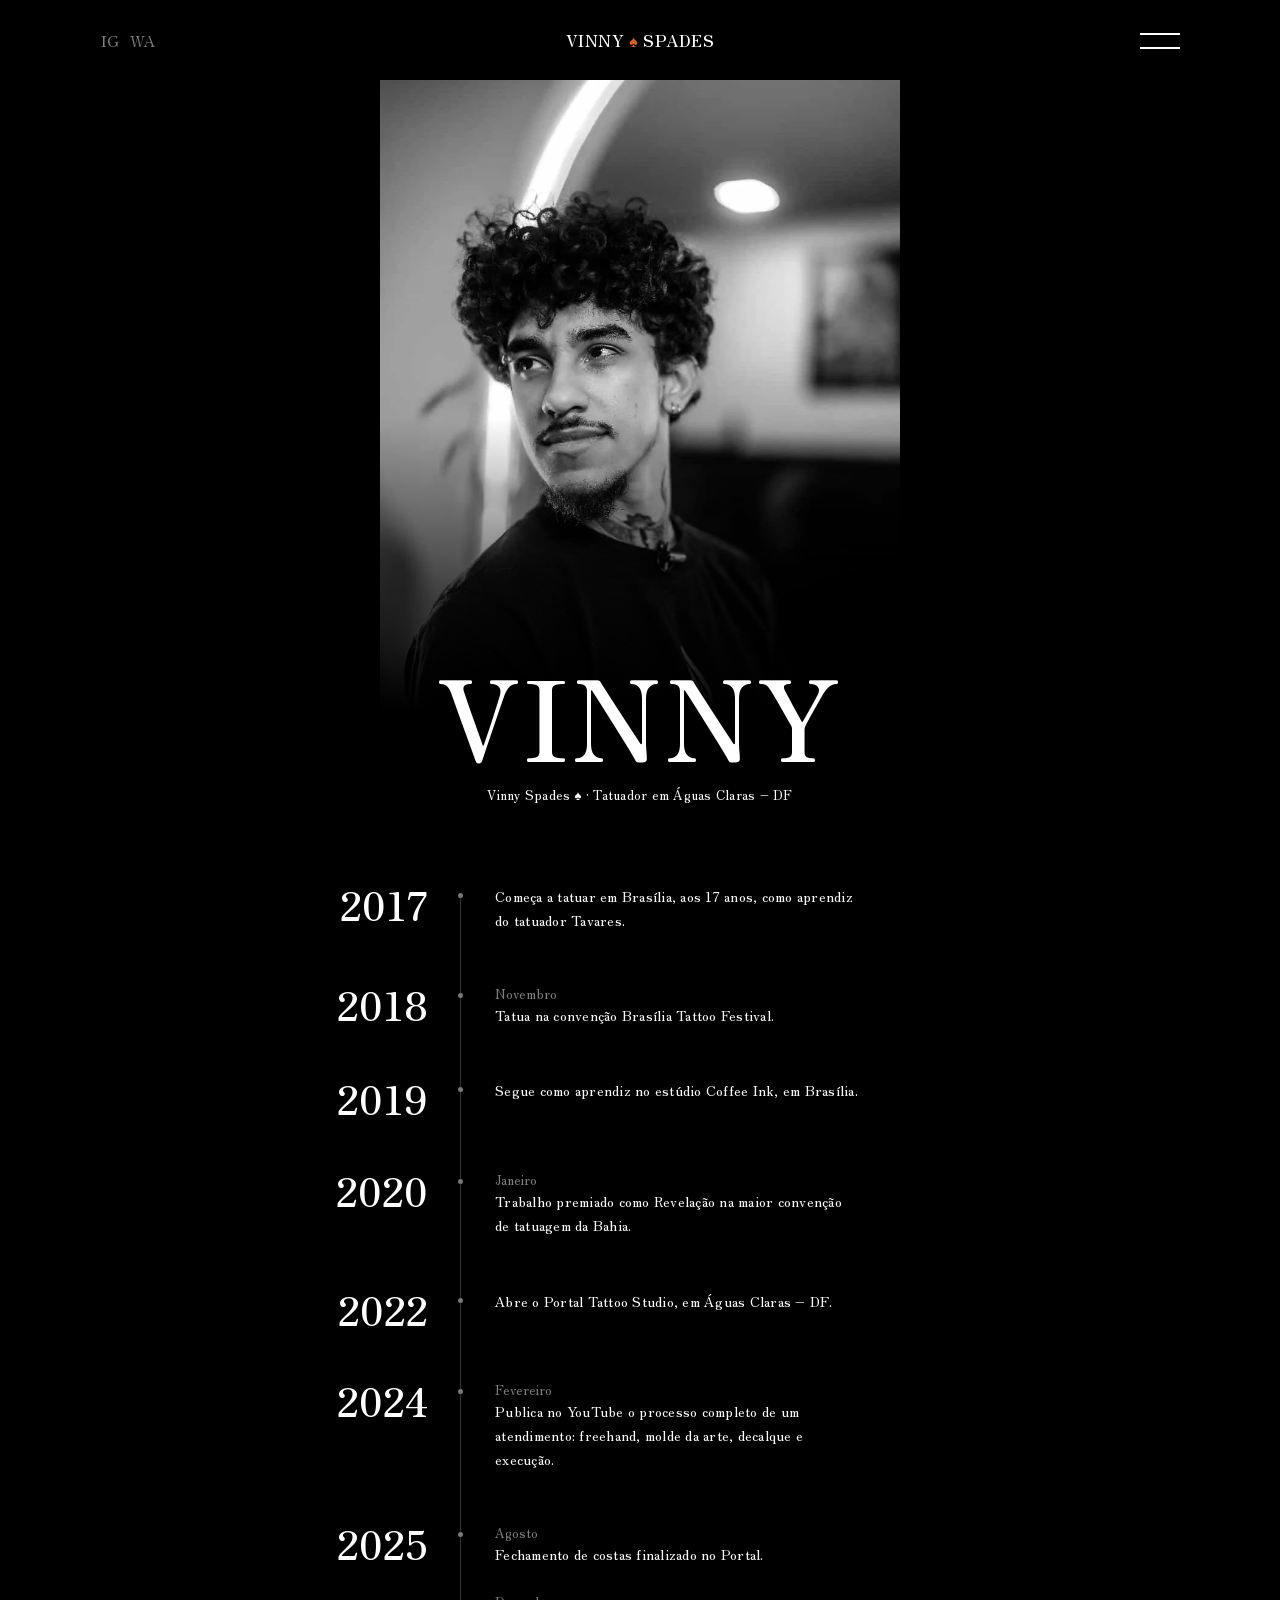
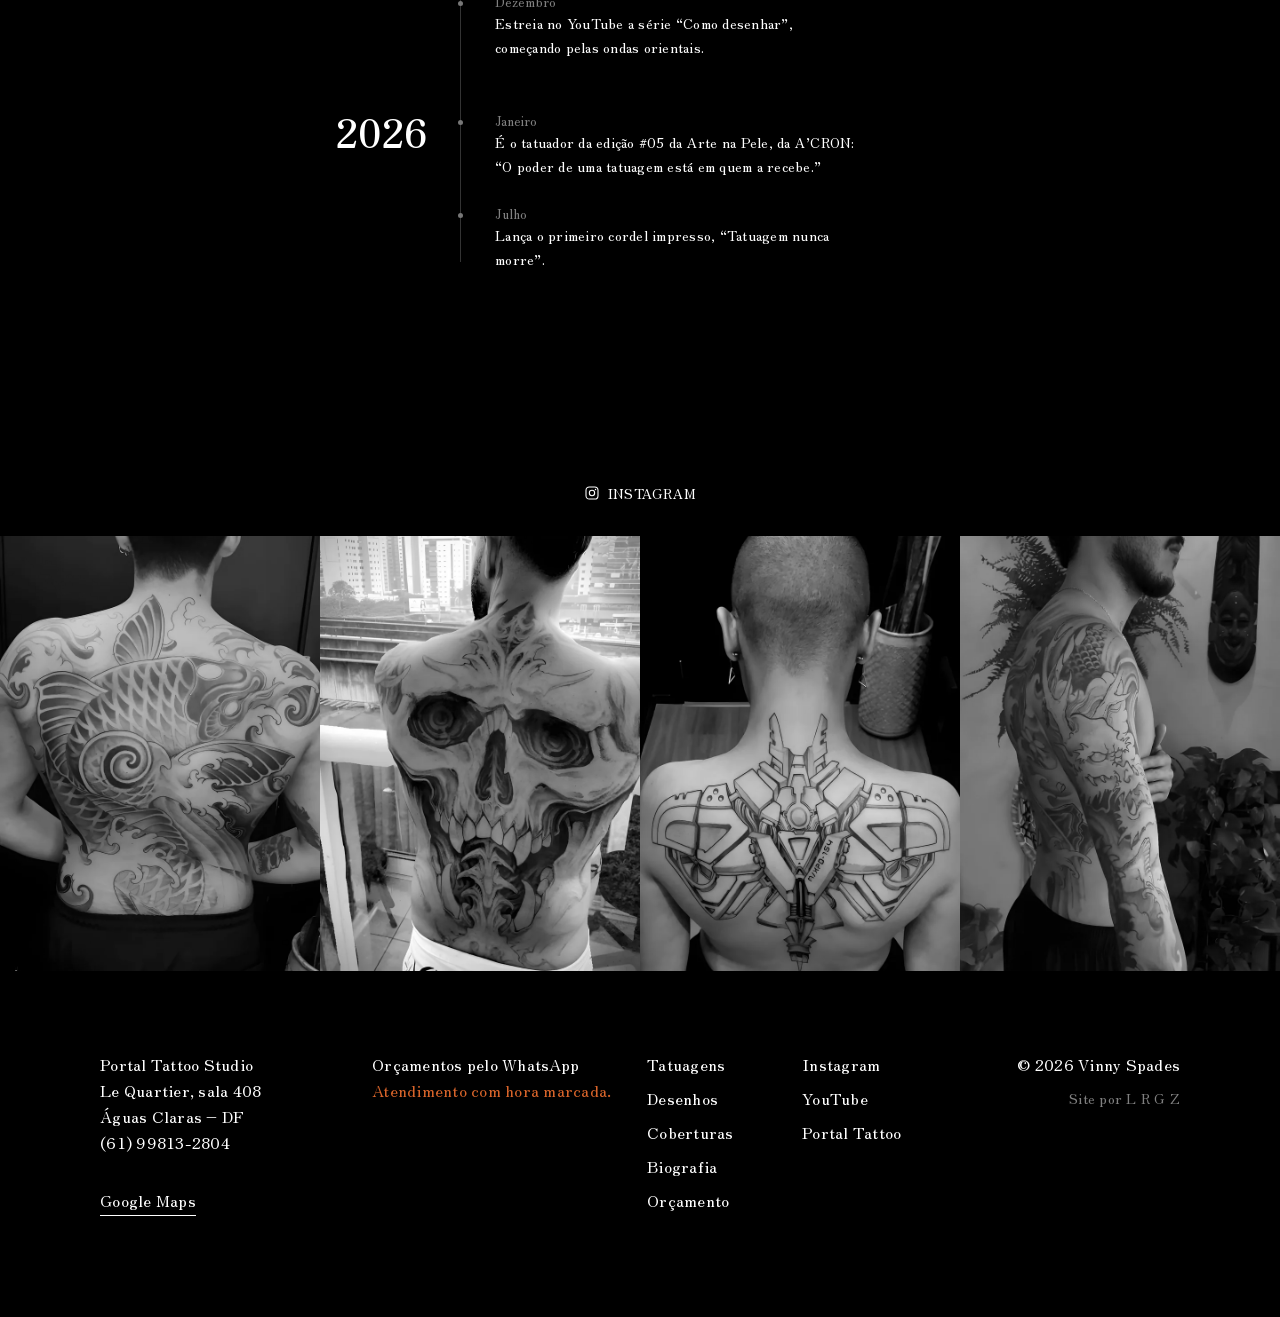
<file: biografia.html>
<!doctype html>
<html lang="pt-BR">
<head>
<meta charset="utf-8">
<meta name="viewport" content="width=device-width,initial-scale=1,viewport-fit=cover">
<title>Biografia · Vinny Spades</title>
<meta name="description" content="A trajetória de Vinny Spades, de aprendiz em 2017 ao Portal Tattoo Studio.">
<meta name="robots" content="noindex,nofollow">
<meta name="theme-color" content="#000000">
<meta property="og:type" content="website">
<meta property="og:title" content="Biografia · Vinny Spades">
<meta property="og:description" content="A trajetória de Vinny Spades, de aprendiz em 2017 ao Portal Tattoo Studio.">
<meta property="og:image" content="img/og.jpg">
<link rel="icon" href="favicon.svg" type="image/svg+xml">
<link rel="apple-touch-icon" href="img/apple-touch.png">
<link rel="preload" href="fonts/zenoldmincho-700-latin.woff2" as="font" type="font/woff2" crossorigin>
<link rel="preload" href="fonts/zenoldmincho-400-latin.woff2" as="font" type="font/woff2" crossorigin>
<link rel="stylesheet" href="css/fonts.css">
<link rel="stylesheet" href="css/site.css">
</head>
<body>
<header class="topo">
  <div class="wrap">
    <div class="esq"><a href="https://www.instagram.com/vinnyspades/" target="_blank" rel="noopener">IG</a><a href="https://wa.me/5561998132804" target="_blank" rel="noopener">WA</a></div>
    <a class="marca" href="./">Vinny<b>♠</b>Spades</a>
    <button class="menuBtn" type="button" aria-label="Abrir menu" aria-expanded="false" aria-controls="menu"><span></span><span></span></button>
  </div>
</header>
<nav class="menu" id="menu" aria-label="Menu"><ul><li><a href="tatuagens.html">Tatuagens</a></li><li><a href="desenhos.html">Desenhos</a></li><li><a href="coberturas.html">Coberturas</a></li><li><a href="biografia.html" aria-current="page">Biografia</a></li><li><a href="orcamento.html">Orçamento</a></li></ul></nav>
<main>
<div class="bio-h"><div class="foto"><img src="img/vinny.webp" alt="Retrato de Vinny Spades" width="1000" height="1250"></div><h1>Vinny</h1><p>Vinny Spades ♠ · Tatuador em Águas Claras – DF</p></div>
<section class="linha" aria-label="Linha do tempo"><ol><li><div class="ano">2017</div><div class="ev"><div class="bl"><p>Começa a tatuar em Brasília, aos 17 anos, como aprendiz do tatuador Tavares.</p></div></div></li><li><div class="ano">2018</div><div class="ev"><div class="bl"><small>Novembro</small><p>Tatua na convenção Brasília Tattoo Festival.</p></div></div></li><li><div class="ano">2019</div><div class="ev"><div class="bl"><p>Segue como aprendiz no estúdio Coffee Ink, em Brasília.</p></div></div></li><li><div class="ano">2020</div><div class="ev"><div class="bl"><small>Janeiro</small><p>Trabalho premiado como Revelação na maior convenção de tatuagem da Bahia.</p></div></div></li><li><div class="ano">2022</div><div class="ev"><div class="bl"><p>Abre o Portal Tattoo Studio, em Águas Claras – DF.</p></div></div></li><li><div class="ano">2024</div><div class="ev"><div class="bl"><small>Fevereiro</small><p>Publica no YouTube o processo completo de um atendimento: freehand, molde da arte, decalque e execução.</p></div></div></li><li><div class="ano">2025</div><div class="ev"><div class="bl"><small>Agosto</small><p>Fechamento de costas finalizado no Portal.</p></div><div class="bl"><small>Dezembro</small><p>Estreia no YouTube a série “Como desenhar”, começando pelas ondas orientais.</p></div></div></li><li><div class="ano">2026</div><div class="ev"><div class="bl"><small>Janeiro</small><p>É o tatuador da edição #05 da Arte na Pele, da A’CRON: “O poder de uma tatuagem está em quem a recebe.”</p></div><div class="bl"><small>Julho</small><p>Lança o primeiro cordel impresso, “Tatuagem nunca morre”.</p></div></div></li></ol></section>
</main>
<section class="insta" aria-label="Instagram">
  <a class="barra" href="https://www.instagram.com/vinnyspades/" target="_blank" rel="noopener"><svg viewBox="0 0 24 24" aria-hidden="true"><rect x="3" y="3" width="18" height="18" rx="5" fill="none" stroke="currentColor" stroke-width="1.6"/><circle cx="12" cy="12" r="4" fill="none" stroke="currentColor" stroke-width="1.6"/><circle cx="17.3" cy="6.7" r="1.1" fill="currentColor"/></svg><span>Instagram</span></a>
  <div class="fotos"><a href="https://www.instagram.com/vinnyspades/" target="_blank" rel="noopener" aria-label="Ver no Instagram"><img src="img/ig/1.webp" alt="Tatuagem de Vinny Spades" width="720" height="980"></a><a href="https://www.instagram.com/vinnyspades/" target="_blank" rel="noopener" aria-label="Ver no Instagram"><img src="img/ig/2.webp" alt="Tatuagem de Vinny Spades" width="720" height="980"></a><a href="https://www.instagram.com/vinnyspades/" target="_blank" rel="noopener" aria-label="Ver no Instagram"><img src="img/ig/3.webp" alt="Tatuagem de Vinny Spades" width="720" height="980"></a><a href="https://www.instagram.com/vinnyspades/" target="_blank" rel="noopener" aria-label="Ver no Instagram"><img src="img/ig/4.webp" alt="Tatuagem de Vinny Spades" width="720" height="980"></a></div>
</section>
<footer class="rod">
  <div class="wrap">
    <div class="end">
      <p>Portal Tattoo Studio<br>Le Quartier, sala 408<br>Águas Claras – DF<br><a href="https://wa.me/5561998132804" target="_blank" rel="noopener">(61) 99813-2804</a></p>
      <a class="lk" href="https://www.google.com/maps/search/?api=1&query=Portal+Tattoo+Studio+%C3%81guas+Claras" target="_blank" rel="noopener">Google Maps</a>
    </div>
    <div><p>Orçamentos pelo WhatsApp<br><span class="cor">Atendimento com hora marcada.</span></p></div>
    <ul><li><a href="tatuagens.html">Tatuagens</a></li><li><a href="desenhos.html">Desenhos</a></li><li><a href="coberturas.html">Coberturas</a></li><li><a href="biografia.html">Biografia</a></li><li><a href="orcamento.html">Orçamento</a></li></ul>
    <ul><li><a href="https://www.instagram.com/vinnyspades/" target="_blank" rel="noopener">Instagram</a></li><li><a href="https://www.youtube.com/results?search_query=Vinny+Spades+tattoo" target="_blank" rel="noopener">YouTube</a></li><li><a href="https://www.instagram.com/portaltattoostudio/" target="_blank" rel="noopener">Portal Tattoo</a></li></ul>
    <div class="dir"><small>© 2026 Vinny Spades</small><a class="lrgz" href="https://lrgz.com.br" target="_blank" rel="noopener">Site por L R G Z</a></div>
  </div>
</footer>

<script src="js/dados.js"></script>
<script src="js/main.js"></script>
</body>
</html>
</file>
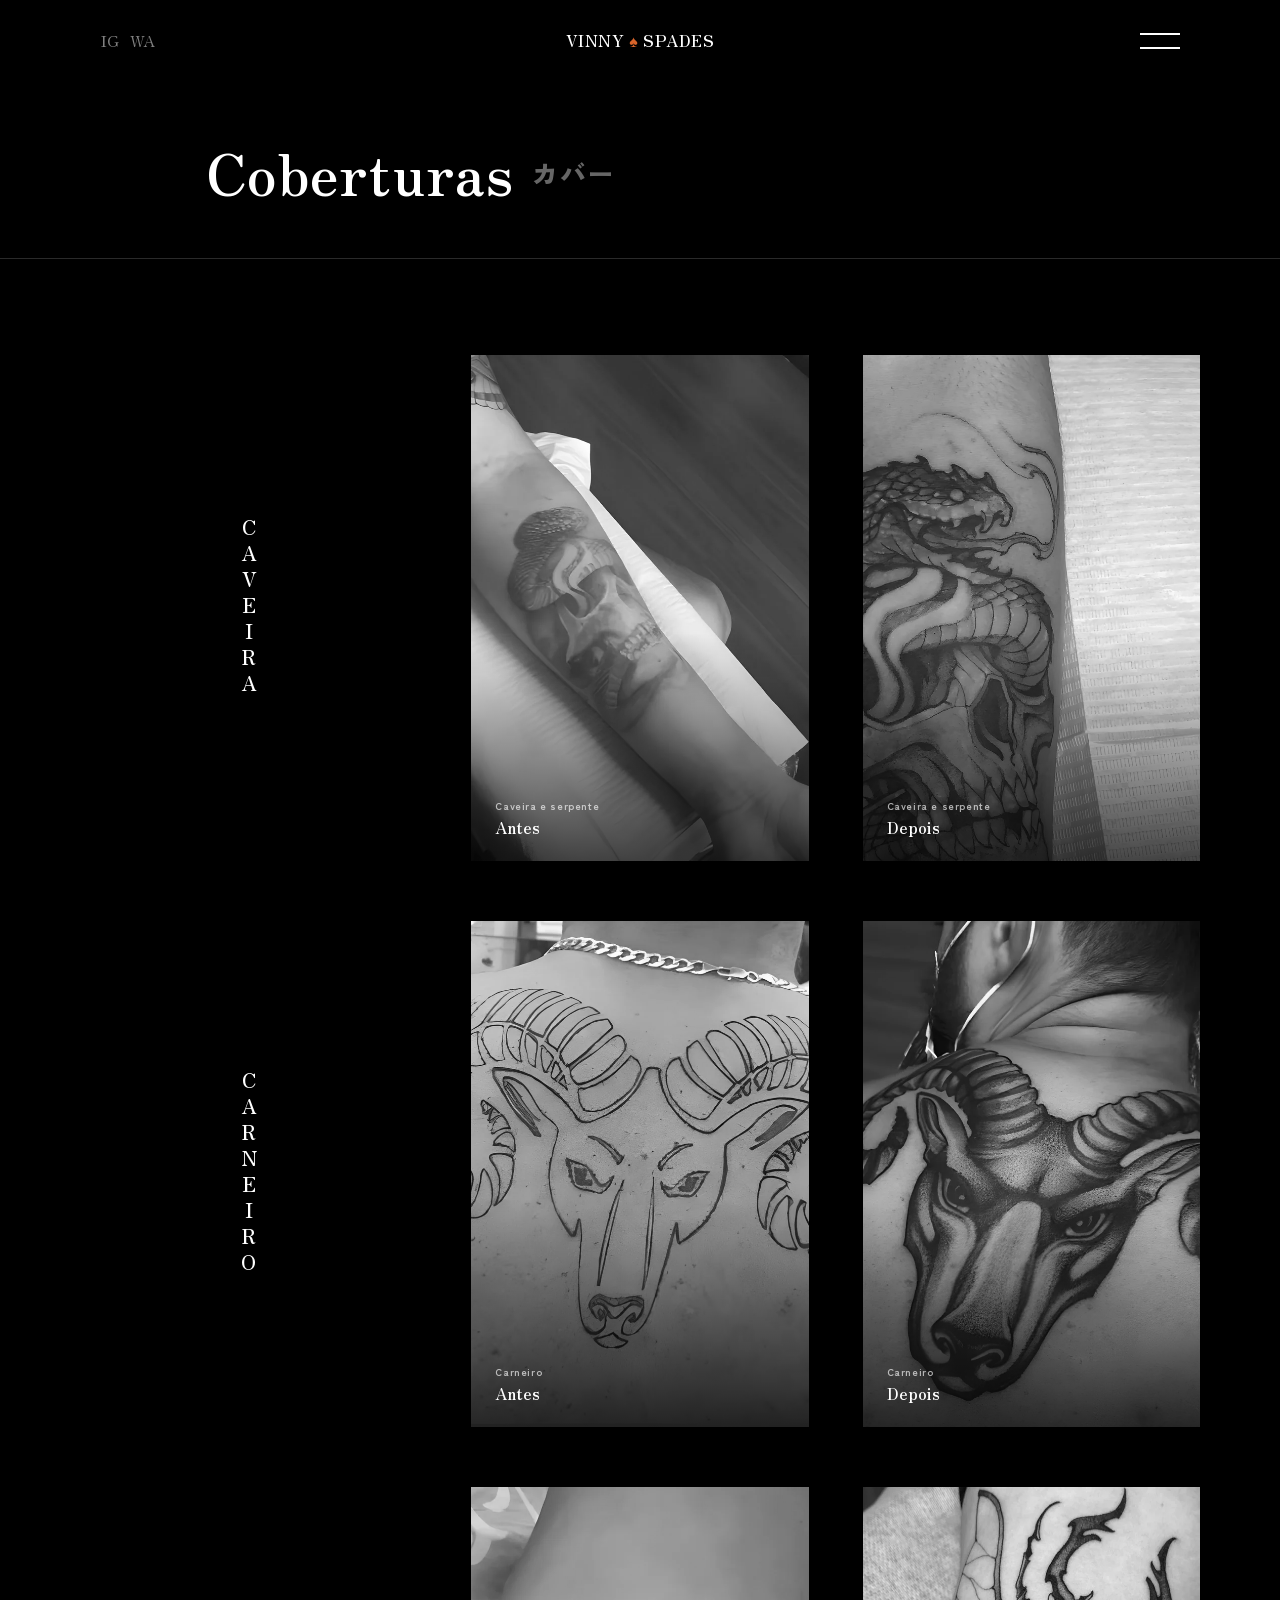
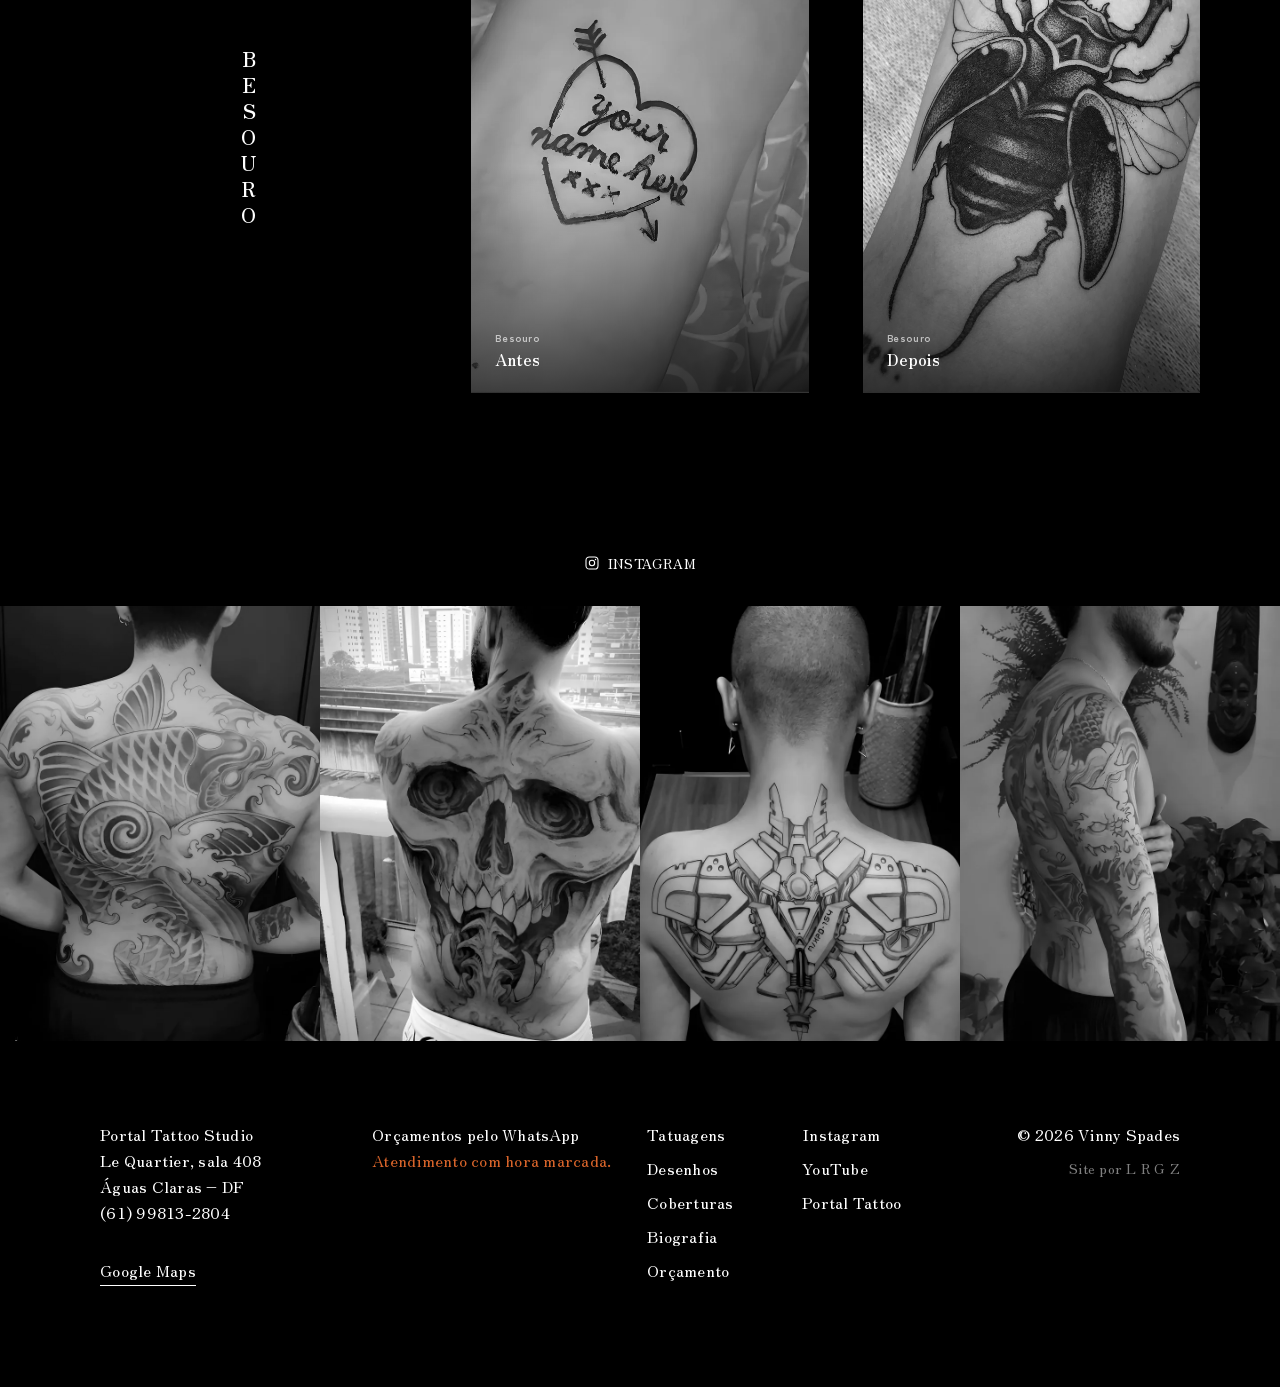
<file: coberturas.html>
<!doctype html>
<html lang="pt-BR">
<head>
<meta charset="utf-8">
<meta name="viewport" content="width=device-width,initial-scale=1,viewport-fit=cover">
<title>Coberturas · Vinny Spades</title>
<meta name="description" content="Coberturas de tatuagem: antes e depois, por Vinny Spades.">
<meta name="robots" content="noindex,nofollow">
<meta name="theme-color" content="#000000">
<meta property="og:type" content="website">
<meta property="og:title" content="Coberturas · Vinny Spades">
<meta property="og:description" content="Coberturas de tatuagem: antes e depois, por Vinny Spades.">
<meta property="og:image" content="img/og.jpg">
<link rel="icon" href="favicon.svg" type="image/svg+xml">
<link rel="apple-touch-icon" href="img/apple-touch.png">
<link rel="preload" href="fonts/zenoldmincho-700-latin.woff2" as="font" type="font/woff2" crossorigin>
<link rel="preload" href="fonts/zenoldmincho-400-latin.woff2" as="font" type="font/woff2" crossorigin>
<link rel="stylesheet" href="css/fonts.css">
<link rel="stylesheet" href="css/site.css">
</head>
<body>
<header class="topo">
  <div class="wrap">
    <div class="esq"><a href="https://www.instagram.com/vinnyspades/" target="_blank" rel="noopener">IG</a><a href="https://wa.me/5561998132804" target="_blank" rel="noopener">WA</a></div>
    <a class="marca" href="./">Vinny<b>♠</b>Spades</a>
    <button class="menuBtn" type="button" aria-label="Abrir menu" aria-expanded="false" aria-controls="menu"><span></span><span></span></button>
  </div>
</header>
<nav class="menu" id="menu" aria-label="Menu"><ul><li><a href="tatuagens.html">Tatuagens</a></li><li><a href="desenhos.html">Desenhos</a></li><li><a href="coberturas.html" aria-current="page">Coberturas</a></li><li><a href="biografia.html">Biografia</a></li><li><a href="orcamento.html">Orçamento</a></li></ul></nav>
<main>
<div class="cab"><div class="wrap"><h1>Coberturas<span class="kj" aria-hidden="true">カバー</span></h1></div></div>
<section class="pg"><div id="grupos" data-tipo="cob"></div></section>
</main>
<section class="insta" aria-label="Instagram">
  <a class="barra" href="https://www.instagram.com/vinnyspades/" target="_blank" rel="noopener"><svg viewBox="0 0 24 24" aria-hidden="true"><rect x="3" y="3" width="18" height="18" rx="5" fill="none" stroke="currentColor" stroke-width="1.6"/><circle cx="12" cy="12" r="4" fill="none" stroke="currentColor" stroke-width="1.6"/><circle cx="17.3" cy="6.7" r="1.1" fill="currentColor"/></svg><span>Instagram</span></a>
  <div class="fotos"><a href="https://www.instagram.com/vinnyspades/" target="_blank" rel="noopener" aria-label="Ver no Instagram"><img src="img/ig/1.webp" alt="Tatuagem de Vinny Spades" width="720" height="980"></a><a href="https://www.instagram.com/vinnyspades/" target="_blank" rel="noopener" aria-label="Ver no Instagram"><img src="img/ig/2.webp" alt="Tatuagem de Vinny Spades" width="720" height="980"></a><a href="https://www.instagram.com/vinnyspades/" target="_blank" rel="noopener" aria-label="Ver no Instagram"><img src="img/ig/3.webp" alt="Tatuagem de Vinny Spades" width="720" height="980"></a><a href="https://www.instagram.com/vinnyspades/" target="_blank" rel="noopener" aria-label="Ver no Instagram"><img src="img/ig/4.webp" alt="Tatuagem de Vinny Spades" width="720" height="980"></a></div>
</section>
<footer class="rod">
  <div class="wrap">
    <div class="end">
      <p>Portal Tattoo Studio<br>Le Quartier, sala 408<br>Águas Claras – DF<br><a href="https://wa.me/5561998132804" target="_blank" rel="noopener">(61) 99813-2804</a></p>
      <a class="lk" href="https://www.google.com/maps/search/?api=1&query=Portal+Tattoo+Studio+%C3%81guas+Claras" target="_blank" rel="noopener">Google Maps</a>
    </div>
    <div><p>Orçamentos pelo WhatsApp<br><span class="cor">Atendimento com hora marcada.</span></p></div>
    <ul><li><a href="tatuagens.html">Tatuagens</a></li><li><a href="desenhos.html">Desenhos</a></li><li><a href="coberturas.html">Coberturas</a></li><li><a href="biografia.html">Biografia</a></li><li><a href="orcamento.html">Orçamento</a></li></ul>
    <ul><li><a href="https://www.instagram.com/vinnyspades/" target="_blank" rel="noopener">Instagram</a></li><li><a href="https://www.youtube.com/results?search_query=Vinny+Spades+tattoo" target="_blank" rel="noopener">YouTube</a></li><li><a href="https://www.instagram.com/portaltattoostudio/" target="_blank" rel="noopener">Portal Tattoo</a></li></ul>
    <div class="dir"><small>© 2026 Vinny Spades</small><a class="lrgz" href="https://lrgz.com.br" target="_blank" rel="noopener">Site por L R G Z</a></div>
  </div>
</footer>
<div class="lb" hidden role="dialog" aria-modal="true" aria-label="Imagem ampliada"><button class="x" type="button" aria-label="Fechar"></button><button class="ant" type="button" aria-label="Anterior"></button><img alt=""><button class="prox" type="button" aria-label="Próxima"></button><div class="rodape"><span class="cap"></span><a class="lk quero" href="orcamento.html">Pedir orçamento desta</a></div></div>
<script src="js/dados.js"></script>
<script src="js/main.js"></script>
</body>
</html>
</file>
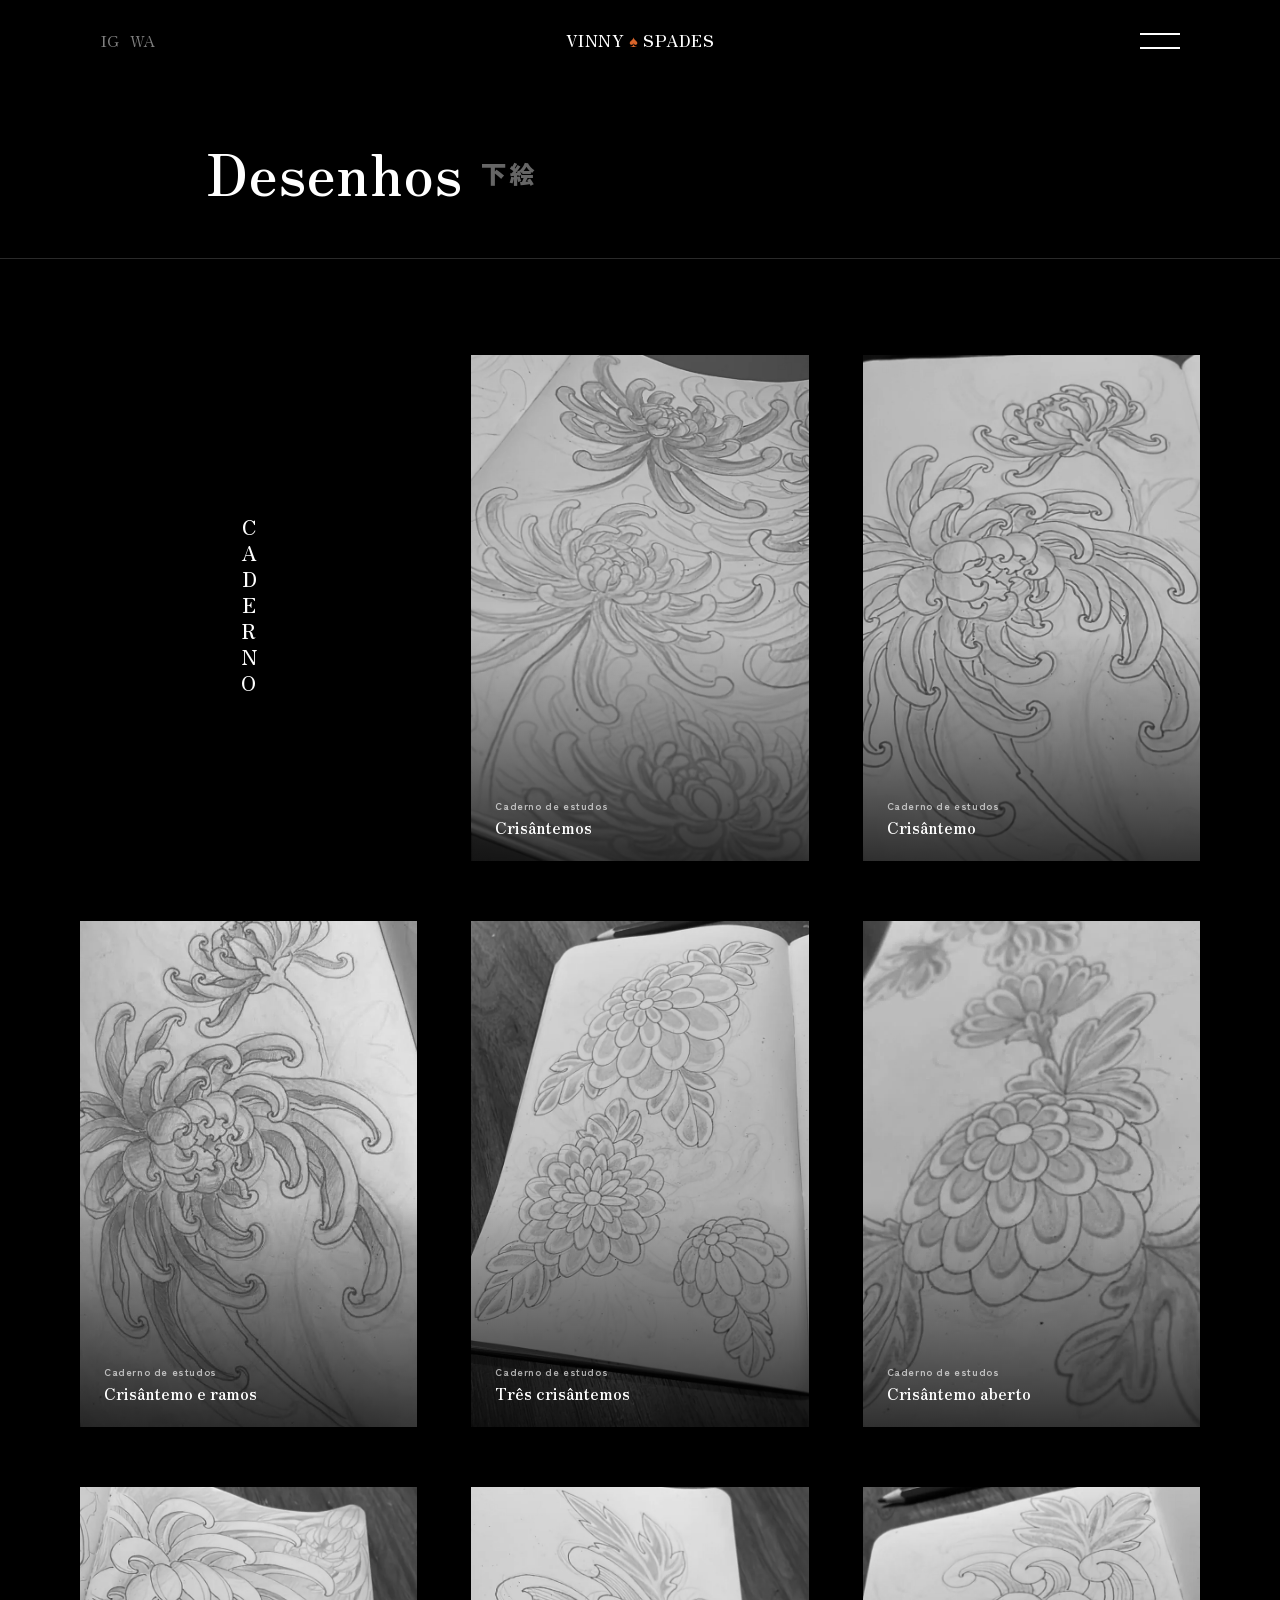
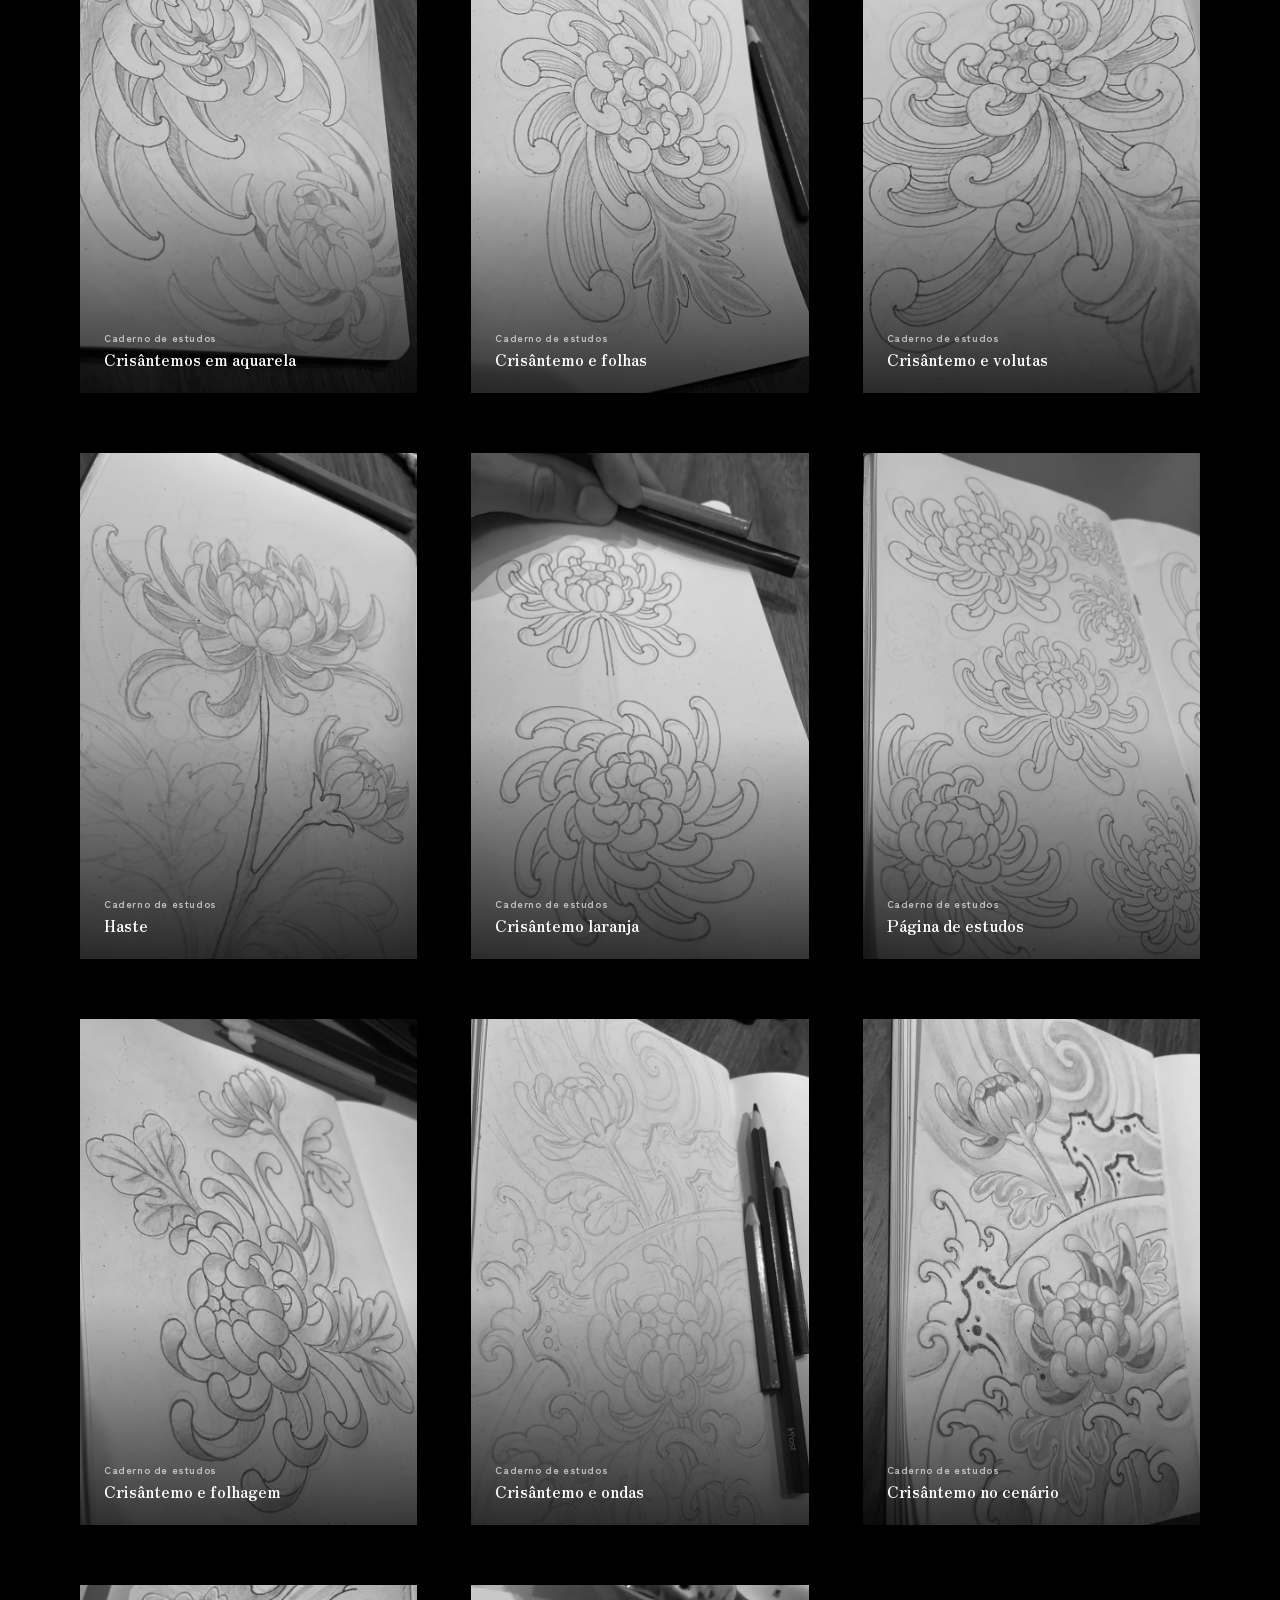
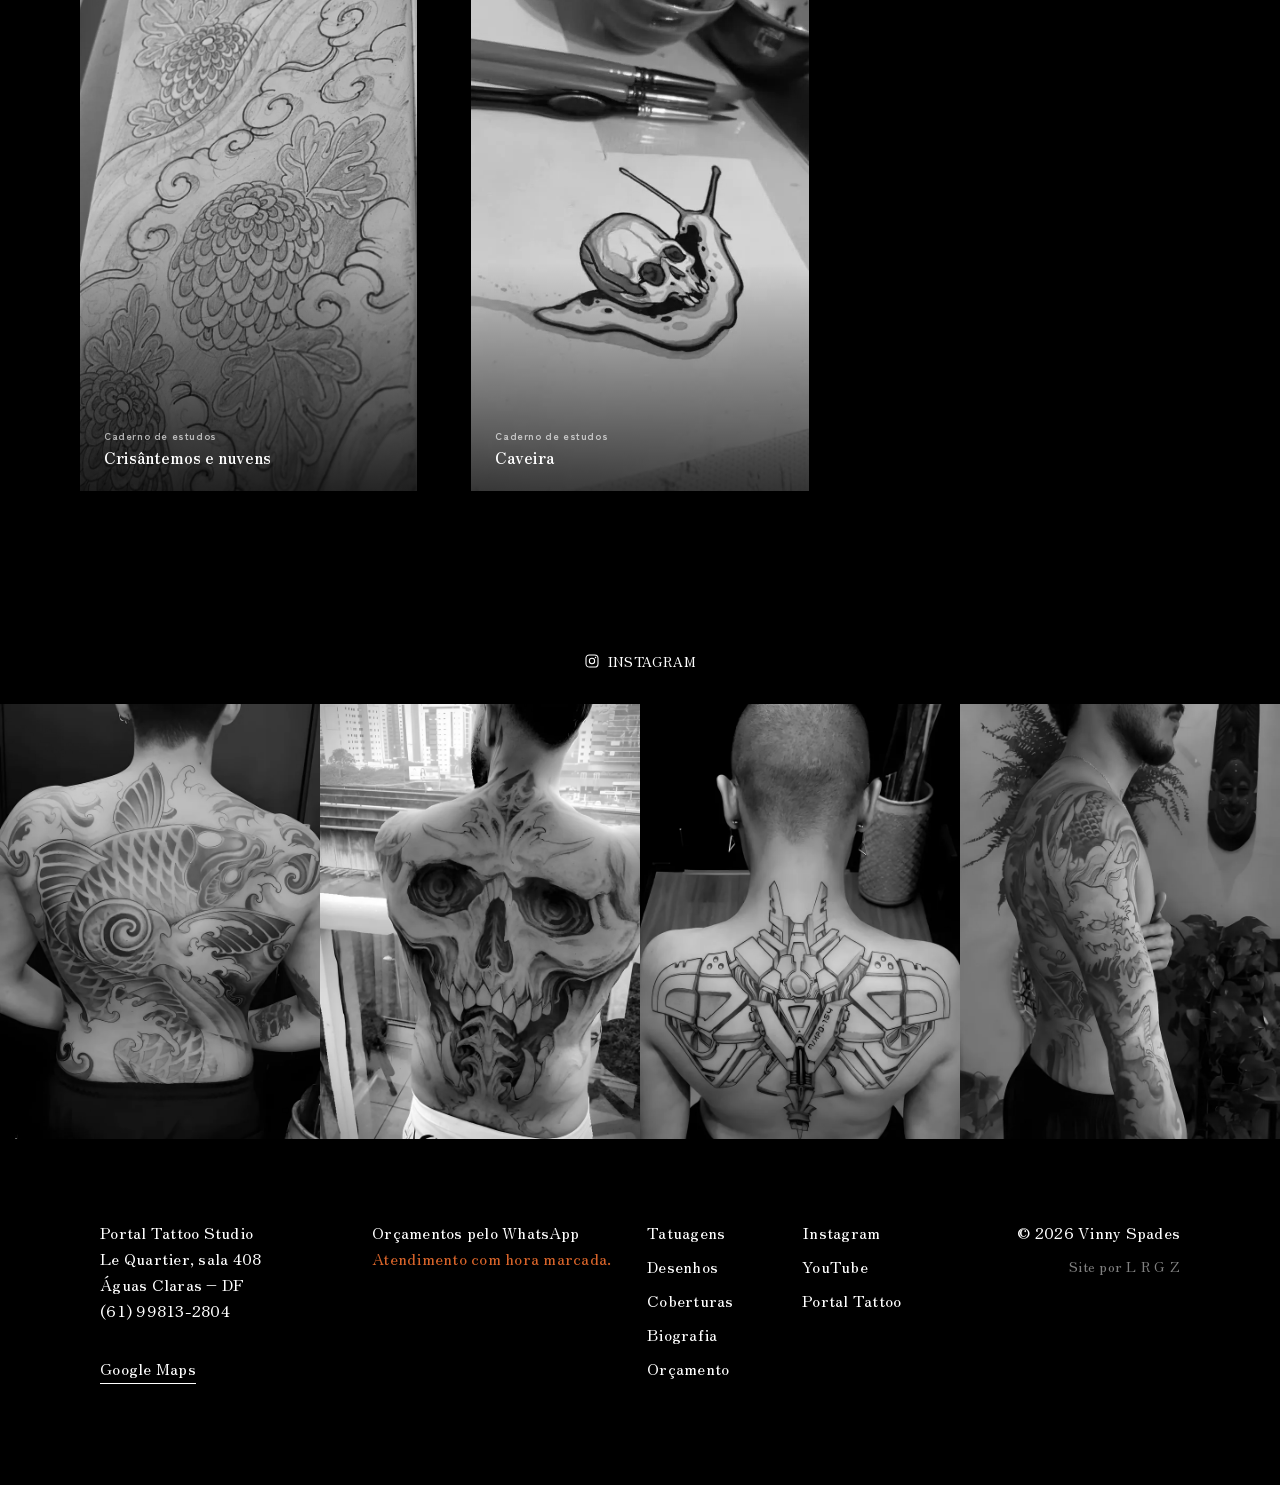
<file: desenhos.html>
<!doctype html>
<html lang="pt-BR">
<head>
<meta charset="utf-8">
<meta name="viewport" content="width=device-width,initial-scale=1,viewport-fit=cover">
<title>Desenhos · Vinny Spades</title>
<meta name="description" content="O caderno de crisântemos e estudos de Vinny Spades.">
<meta name="robots" content="noindex,nofollow">
<meta name="theme-color" content="#000000">
<meta property="og:type" content="website">
<meta property="og:title" content="Desenhos · Vinny Spades">
<meta property="og:description" content="O caderno de crisântemos e estudos de Vinny Spades.">
<meta property="og:image" content="img/og.jpg">
<link rel="icon" href="favicon.svg" type="image/svg+xml">
<link rel="apple-touch-icon" href="img/apple-touch.png">
<link rel="preload" href="fonts/zenoldmincho-700-latin.woff2" as="font" type="font/woff2" crossorigin>
<link rel="preload" href="fonts/zenoldmincho-400-latin.woff2" as="font" type="font/woff2" crossorigin>
<link rel="stylesheet" href="css/fonts.css">
<link rel="stylesheet" href="css/site.css">
</head>
<body>
<header class="topo">
  <div class="wrap">
    <div class="esq"><a href="https://www.instagram.com/vinnyspades/" target="_blank" rel="noopener">IG</a><a href="https://wa.me/5561998132804" target="_blank" rel="noopener">WA</a></div>
    <a class="marca" href="./">Vinny<b>♠</b>Spades</a>
    <button class="menuBtn" type="button" aria-label="Abrir menu" aria-expanded="false" aria-controls="menu"><span></span><span></span></button>
  </div>
</header>
<nav class="menu" id="menu" aria-label="Menu"><ul><li><a href="tatuagens.html">Tatuagens</a></li><li><a href="desenhos.html" aria-current="page">Desenhos</a></li><li><a href="coberturas.html">Coberturas</a></li><li><a href="biografia.html">Biografia</a></li><li><a href="orcamento.html">Orçamento</a></li></ul></nav>
<main>
<div class="cab"><div class="wrap"><h1>Desenhos<span class="kj" aria-hidden="true">下絵</span></h1></div></div>
<section class="pg"><div id="grupos" data-tipo="des"></div></section>
</main>
<section class="insta" aria-label="Instagram">
  <a class="barra" href="https://www.instagram.com/vinnyspades/" target="_blank" rel="noopener"><svg viewBox="0 0 24 24" aria-hidden="true"><rect x="3" y="3" width="18" height="18" rx="5" fill="none" stroke="currentColor" stroke-width="1.6"/><circle cx="12" cy="12" r="4" fill="none" stroke="currentColor" stroke-width="1.6"/><circle cx="17.3" cy="6.7" r="1.1" fill="currentColor"/></svg><span>Instagram</span></a>
  <div class="fotos"><a href="https://www.instagram.com/vinnyspades/" target="_blank" rel="noopener" aria-label="Ver no Instagram"><img src="img/ig/1.webp" alt="Tatuagem de Vinny Spades" width="720" height="980"></a><a href="https://www.instagram.com/vinnyspades/" target="_blank" rel="noopener" aria-label="Ver no Instagram"><img src="img/ig/2.webp" alt="Tatuagem de Vinny Spades" width="720" height="980"></a><a href="https://www.instagram.com/vinnyspades/" target="_blank" rel="noopener" aria-label="Ver no Instagram"><img src="img/ig/3.webp" alt="Tatuagem de Vinny Spades" width="720" height="980"></a><a href="https://www.instagram.com/vinnyspades/" target="_blank" rel="noopener" aria-label="Ver no Instagram"><img src="img/ig/4.webp" alt="Tatuagem de Vinny Spades" width="720" height="980"></a></div>
</section>
<footer class="rod">
  <div class="wrap">
    <div class="end">
      <p>Portal Tattoo Studio<br>Le Quartier, sala 408<br>Águas Claras – DF<br><a href="https://wa.me/5561998132804" target="_blank" rel="noopener">(61) 99813-2804</a></p>
      <a class="lk" href="https://www.google.com/maps/search/?api=1&query=Portal+Tattoo+Studio+%C3%81guas+Claras" target="_blank" rel="noopener">Google Maps</a>
    </div>
    <div><p>Orçamentos pelo WhatsApp<br><span class="cor">Atendimento com hora marcada.</span></p></div>
    <ul><li><a href="tatuagens.html">Tatuagens</a></li><li><a href="desenhos.html">Desenhos</a></li><li><a href="coberturas.html">Coberturas</a></li><li><a href="biografia.html">Biografia</a></li><li><a href="orcamento.html">Orçamento</a></li></ul>
    <ul><li><a href="https://www.instagram.com/vinnyspades/" target="_blank" rel="noopener">Instagram</a></li><li><a href="https://www.youtube.com/results?search_query=Vinny+Spades+tattoo" target="_blank" rel="noopener">YouTube</a></li><li><a href="https://www.instagram.com/portaltattoostudio/" target="_blank" rel="noopener">Portal Tattoo</a></li></ul>
    <div class="dir"><small>© 2026 Vinny Spades</small><a class="lrgz" href="https://lrgz.com.br" target="_blank" rel="noopener">Site por L R G Z</a></div>
  </div>
</footer>
<div class="lb" hidden role="dialog" aria-modal="true" aria-label="Imagem ampliada"><button class="x" type="button" aria-label="Fechar"></button><button class="ant" type="button" aria-label="Anterior"></button><img alt=""><button class="prox" type="button" aria-label="Próxima"></button><div class="rodape"><span class="cap"></span><a class="lk quero" href="orcamento.html">Pedir orçamento desta</a></div></div>
<script src="js/dados.js"></script>
<script src="js/main.js"></script>
</body>
</html>
</file>
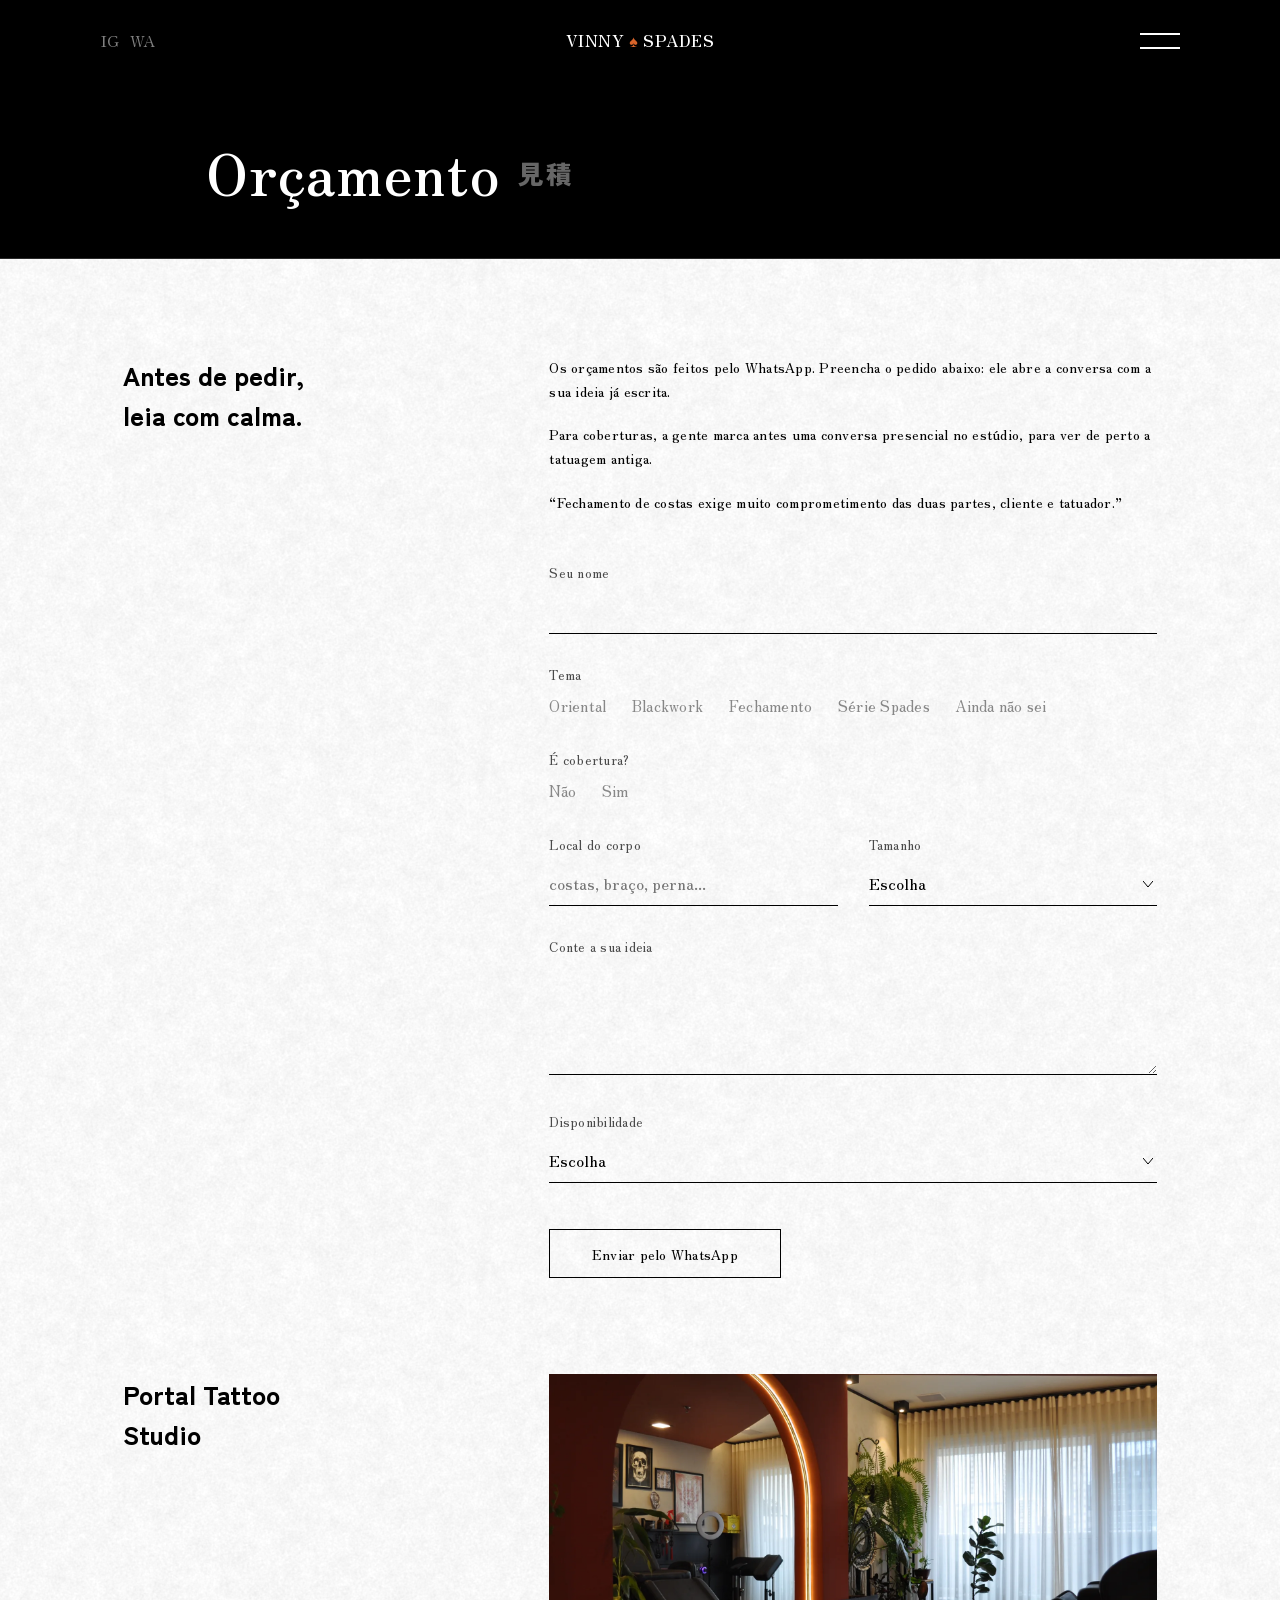
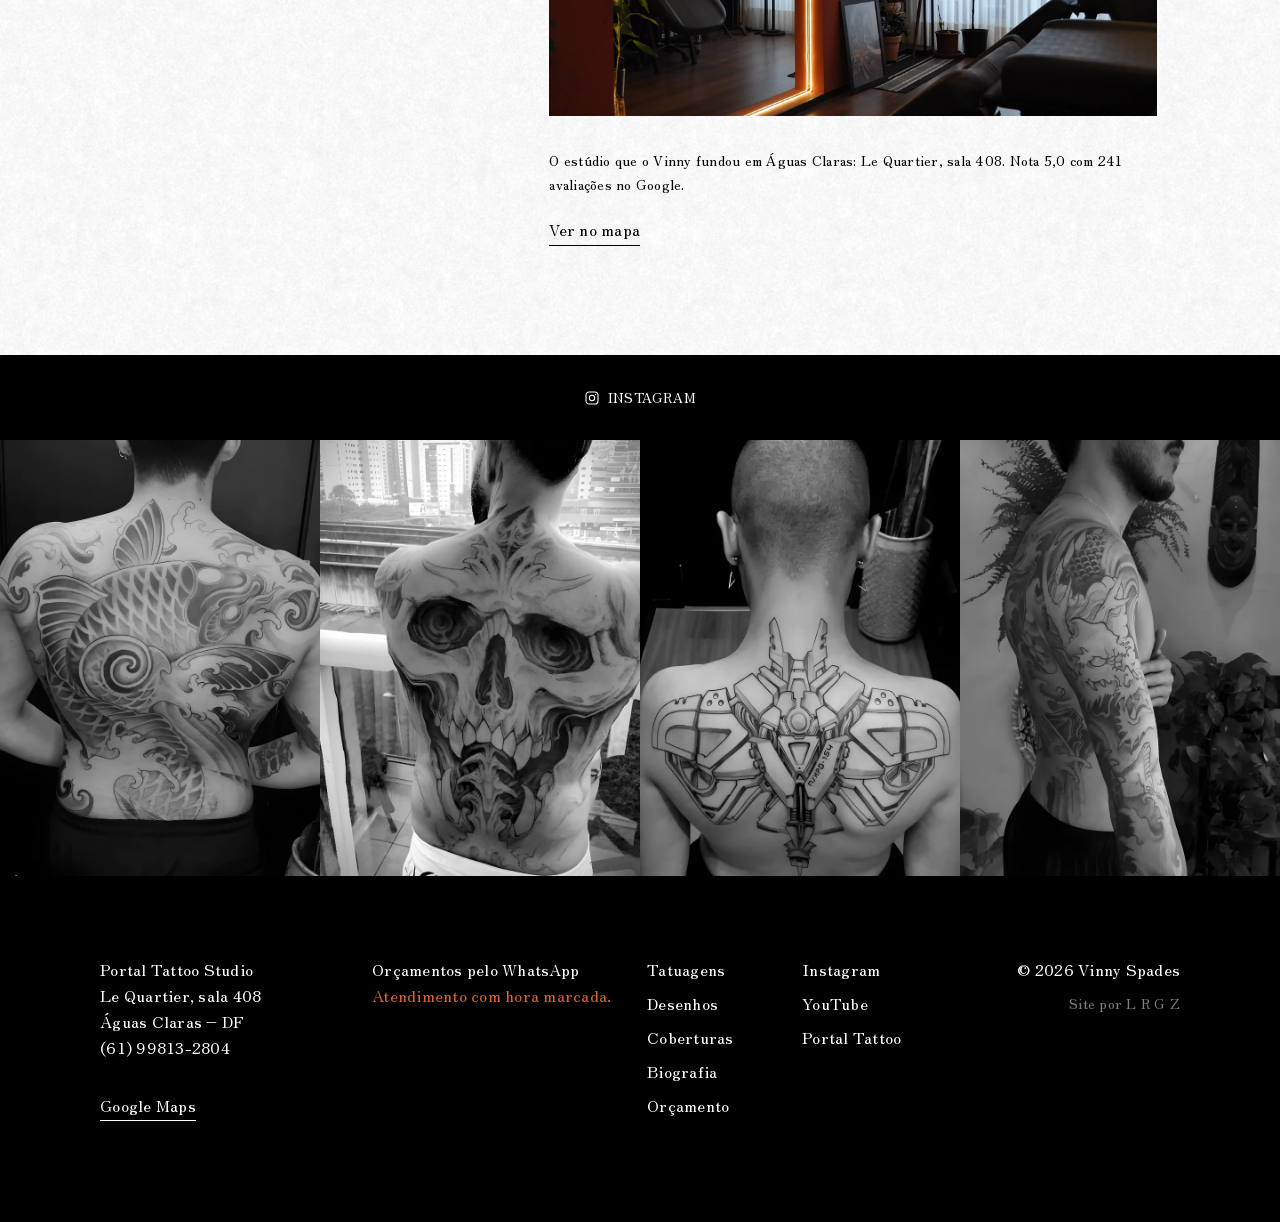
<file: orcamento.html>
<!doctype html>
<html lang="pt-BR">
<head>
<meta charset="utf-8">
<meta name="viewport" content="width=device-width,initial-scale=1,viewport-fit=cover">
<title>Orçamento · Vinny Spades</title>
<meta name="description" content="Peça o seu orçamento de tatuagem com Vinny Spades pelo WhatsApp.">
<meta name="robots" content="noindex,nofollow">
<meta name="theme-color" content="#000000">
<meta property="og:type" content="website">
<meta property="og:title" content="Orçamento · Vinny Spades">
<meta property="og:description" content="Peça o seu orçamento de tatuagem com Vinny Spades pelo WhatsApp.">
<meta property="og:image" content="img/og.jpg">
<link rel="icon" href="favicon.svg" type="image/svg+xml">
<link rel="apple-touch-icon" href="img/apple-touch.png">
<link rel="preload" href="fonts/zenoldmincho-700-latin.woff2" as="font" type="font/woff2" crossorigin>
<link rel="preload" href="fonts/zenoldmincho-400-latin.woff2" as="font" type="font/woff2" crossorigin>
<link rel="stylesheet" href="css/fonts.css">
<link rel="stylesheet" href="css/site.css">
</head>
<body>
<header class="topo">
  <div class="wrap">
    <div class="esq"><a href="https://www.instagram.com/vinnyspades/" target="_blank" rel="noopener">IG</a><a href="https://wa.me/5561998132804" target="_blank" rel="noopener">WA</a></div>
    <a class="marca" href="./">Vinny<b>♠</b>Spades</a>
    <button class="menuBtn" type="button" aria-label="Abrir menu" aria-expanded="false" aria-controls="menu"><span></span><span></span></button>
  </div>
</header>
<nav class="menu" id="menu" aria-label="Menu"><ul><li><a href="tatuagens.html">Tatuagens</a></li><li><a href="desenhos.html">Desenhos</a></li><li><a href="coberturas.html">Coberturas</a></li><li><a href="biografia.html">Biografia</a></li><li><a href="orcamento.html" aria-current="page">Orçamento</a></li></ul></nav>
<main>
<div class="cab"><div class="wrap"><h1>Orçamento<span class="kj" aria-hidden="true">見積</span></h1></div></div>
<section class="ct papel">
  <div class="wrap">
    <h2>Antes de pedir,<br>leia com calma.</h2>
    <div class="rte">
      <p>Os orçamentos são feitos pelo WhatsApp. Preencha o pedido abaixo: ele abre a conversa com a sua ideia já escrita.</p>
      <p>Para coberturas, a gente marca antes uma conversa presencial no estúdio, para ver de perto a tatuagem antiga.</p>
      <p>“Fechamento de costas exige muito comprometimento das duas partes, cliente e tatuador.”</p>
      <form class="form" id="form" novalidate>
        <div><label for="nome">Seu nome</label><input type="text" id="nome" name="nome" autocomplete="name"><p class="erro" id="erroNome" hidden>Escreva o seu nome para o Vinny saber com quem fala.</p></div>
        <fieldset><legend>Tema</legend><div class="ops"><label><input type="radio" name="tema" value="Oriental"><span>Oriental</span></label><label><input type="radio" name="tema" value="Blackwork"><span>Blackwork</span></label><label><input type="radio" name="tema" value="Fechamento"><span>Fechamento</span></label><label><input type="radio" name="tema" value="Série Spades"><span>Série Spades</span></label><label><input type="radio" name="tema" value="Ainda não sei"><span>Ainda não sei</span></label></div></fieldset>
        <fieldset><legend>É cobertura?</legend><div class="ops"><label><input type="radio" name="cob" value="Não"><span>Não</span></label><label><input type="radio" name="cob" value="Sim"><span>Sim</span></label></div></fieldset>
        <div class="duas">
          <div><label for="local">Local do corpo</label><input type="text" id="local" name="local" placeholder="costas, braço, perna..."></div>
          <div><label for="tam">Tamanho</label><select id="tam" name="tam"><option value="">Escolha</option><option>Até 10 cm</option><option>Médio, de 10 a 20 cm</option><option>Grande</option><option>Fechamento</option></select></div>
        </div>
        <div><label for="ideia">Conte a sua ideia</label><textarea id="ideia" name="ideia"></textarea></div>
        <div><label for="disp">Disponibilidade</label><select id="disp" name="disp"><option value="">Escolha</option><option>Dias de semana</option><option>Fins de semana</option><option>Qualquer dia</option></select></div>
        <button class="env" type="submit">Enviar pelo WhatsApp</button>
      </form>
    </div>
    <h2>Portal Tattoo<br>Studio</h2>
    <div class="est rte">
      <img src="img/estudio/larga.webp" alt="Interior do Portal Tattoo Studio, em Águas Claras" width="1800" height="1013">
      <p>O estúdio que o Vinny fundou em Águas Claras: Le Quartier, sala 408. Nota 5,0 com 241 avaliações no Google.</p>
      <p><a class="lk" href="https://www.google.com/maps/search/?api=1&query=Portal+Tattoo+Studio+%C3%81guas+Claras" target="_blank" rel="noopener">Ver no mapa</a></p>
    </div>
  </div>
</section>
</main>
<section class="insta" aria-label="Instagram">
  <a class="barra" href="https://www.instagram.com/vinnyspades/" target="_blank" rel="noopener"><svg viewBox="0 0 24 24" aria-hidden="true"><rect x="3" y="3" width="18" height="18" rx="5" fill="none" stroke="currentColor" stroke-width="1.6"/><circle cx="12" cy="12" r="4" fill="none" stroke="currentColor" stroke-width="1.6"/><circle cx="17.3" cy="6.7" r="1.1" fill="currentColor"/></svg><span>Instagram</span></a>
  <div class="fotos"><a href="https://www.instagram.com/vinnyspades/" target="_blank" rel="noopener" aria-label="Ver no Instagram"><img src="img/ig/1.webp" alt="Tatuagem de Vinny Spades" width="720" height="980"></a><a href="https://www.instagram.com/vinnyspades/" target="_blank" rel="noopener" aria-label="Ver no Instagram"><img src="img/ig/2.webp" alt="Tatuagem de Vinny Spades" width="720" height="980"></a><a href="https://www.instagram.com/vinnyspades/" target="_blank" rel="noopener" aria-label="Ver no Instagram"><img src="img/ig/3.webp" alt="Tatuagem de Vinny Spades" width="720" height="980"></a><a href="https://www.instagram.com/vinnyspades/" target="_blank" rel="noopener" aria-label="Ver no Instagram"><img src="img/ig/4.webp" alt="Tatuagem de Vinny Spades" width="720" height="980"></a></div>
</section>
<footer class="rod">
  <div class="wrap">
    <div class="end">
      <p>Portal Tattoo Studio<br>Le Quartier, sala 408<br>Águas Claras – DF<br><a href="https://wa.me/5561998132804" target="_blank" rel="noopener">(61) 99813-2804</a></p>
      <a class="lk" href="https://www.google.com/maps/search/?api=1&query=Portal+Tattoo+Studio+%C3%81guas+Claras" target="_blank" rel="noopener">Google Maps</a>
    </div>
    <div><p>Orçamentos pelo WhatsApp<br><span class="cor">Atendimento com hora marcada.</span></p></div>
    <ul><li><a href="tatuagens.html">Tatuagens</a></li><li><a href="desenhos.html">Desenhos</a></li><li><a href="coberturas.html">Coberturas</a></li><li><a href="biografia.html">Biografia</a></li><li><a href="orcamento.html">Orçamento</a></li></ul>
    <ul><li><a href="https://www.instagram.com/vinnyspades/" target="_blank" rel="noopener">Instagram</a></li><li><a href="https://www.youtube.com/results?search_query=Vinny+Spades+tattoo" target="_blank" rel="noopener">YouTube</a></li><li><a href="https://www.instagram.com/portaltattoostudio/" target="_blank" rel="noopener">Portal Tattoo</a></li></ul>
    <div class="dir"><small>© 2026 Vinny Spades</small><a class="lrgz" href="https://lrgz.com.br" target="_blank" rel="noopener">Site por L R G Z</a></div>
  </div>
</footer>

<script src="js/dados.js"></script>
<script src="js/main.js"></script>
</body>
</html>
</file>
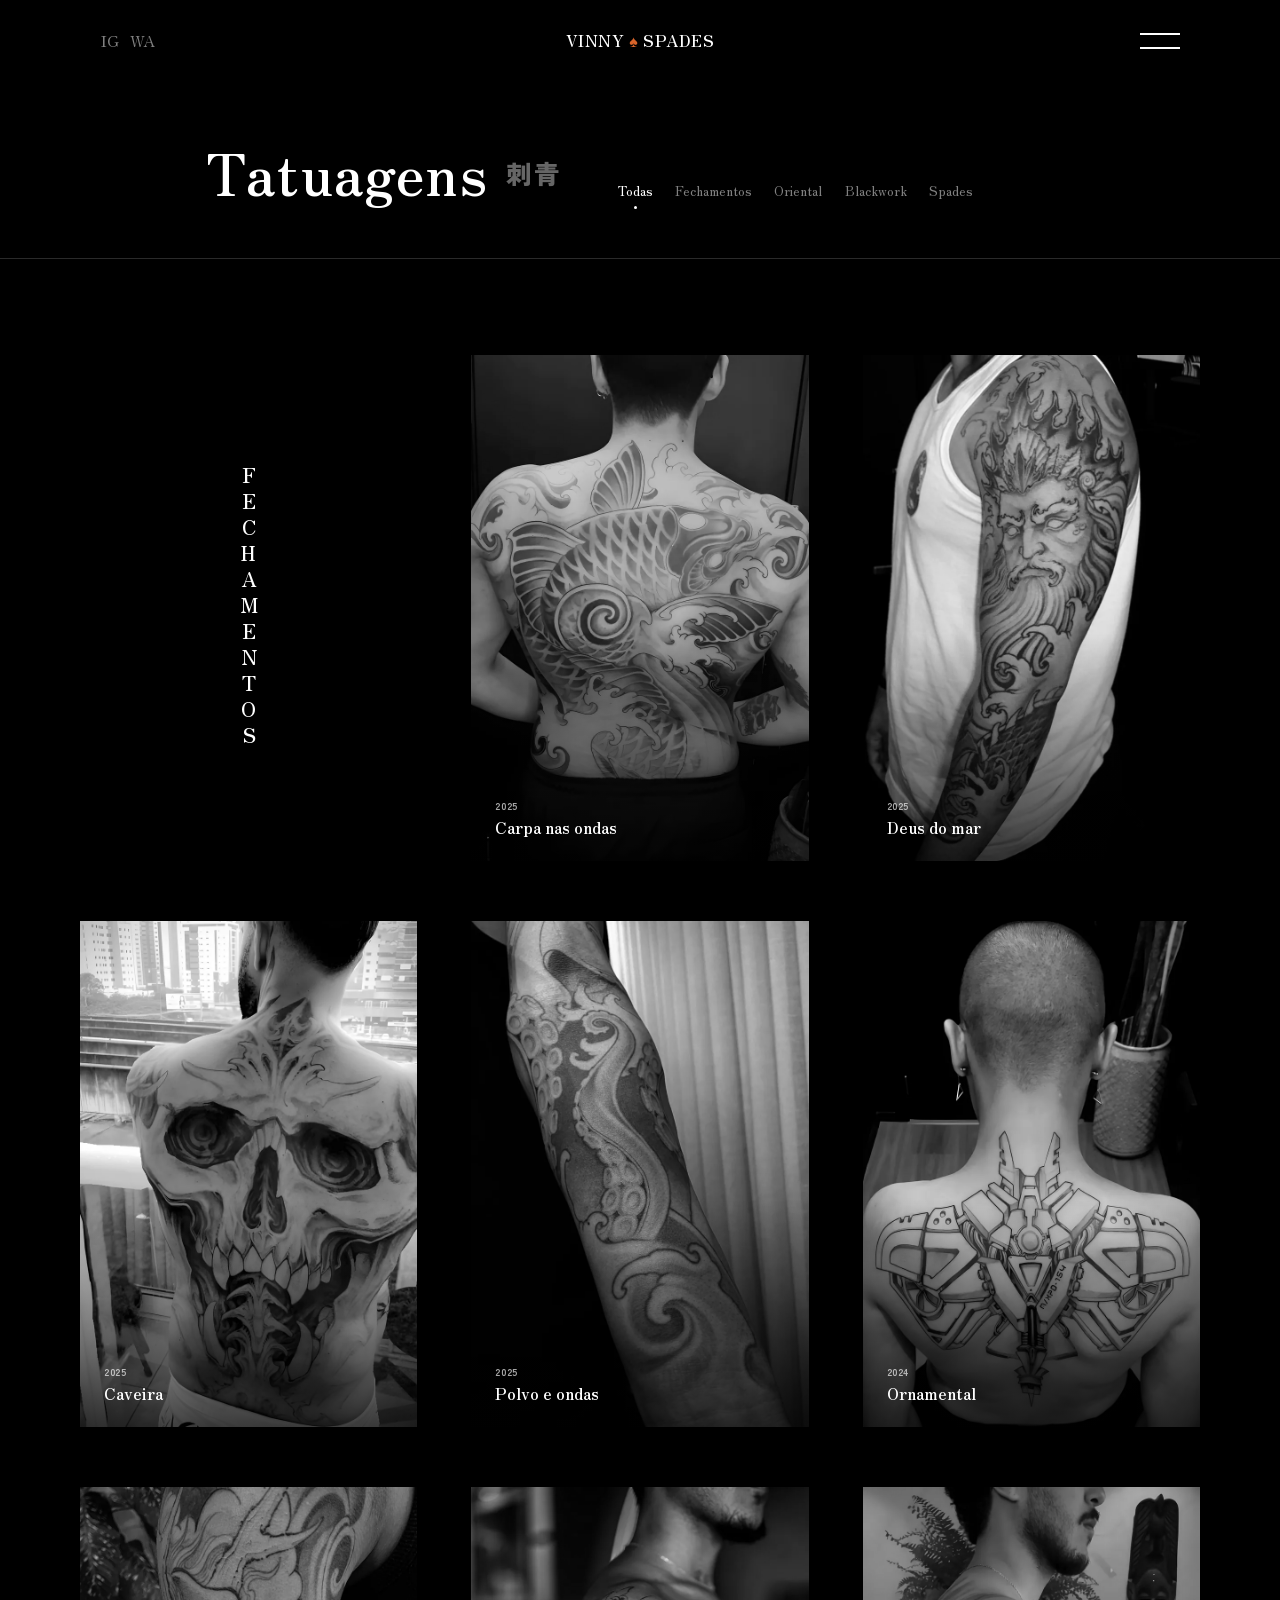
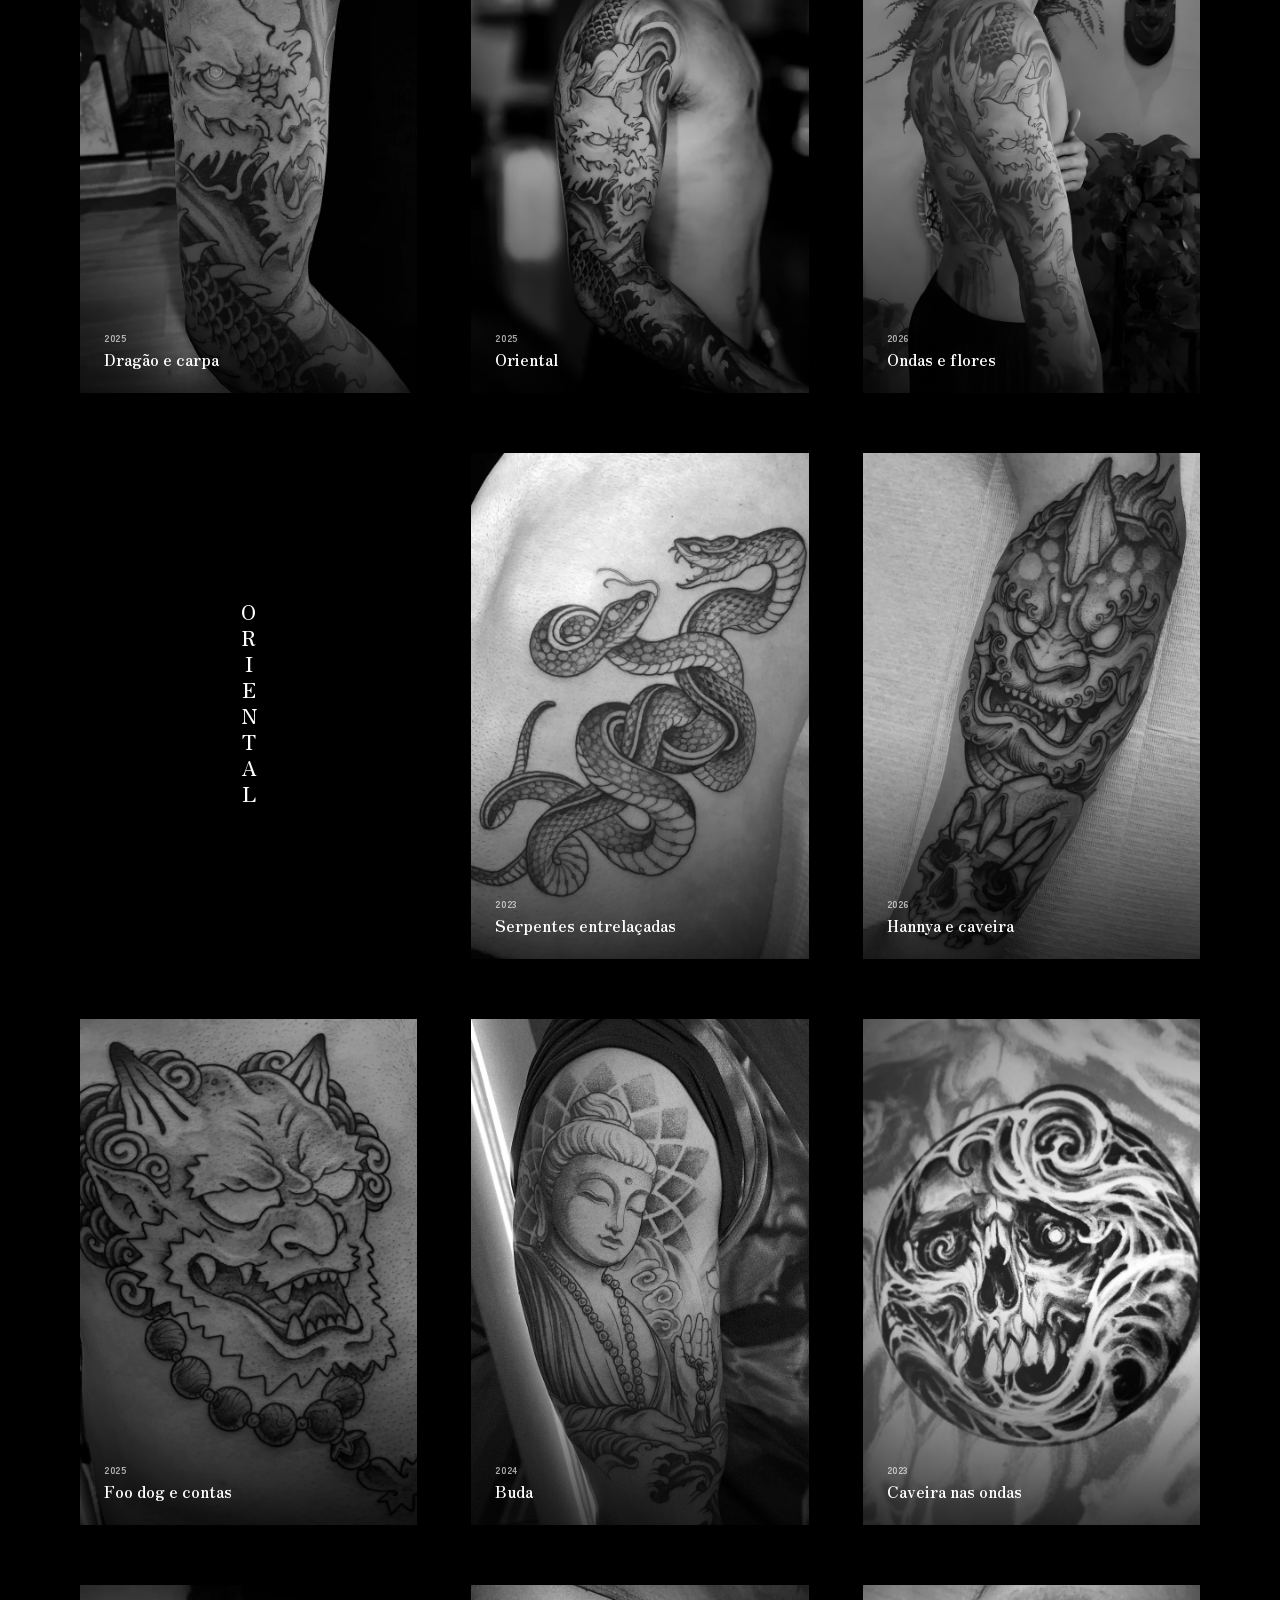
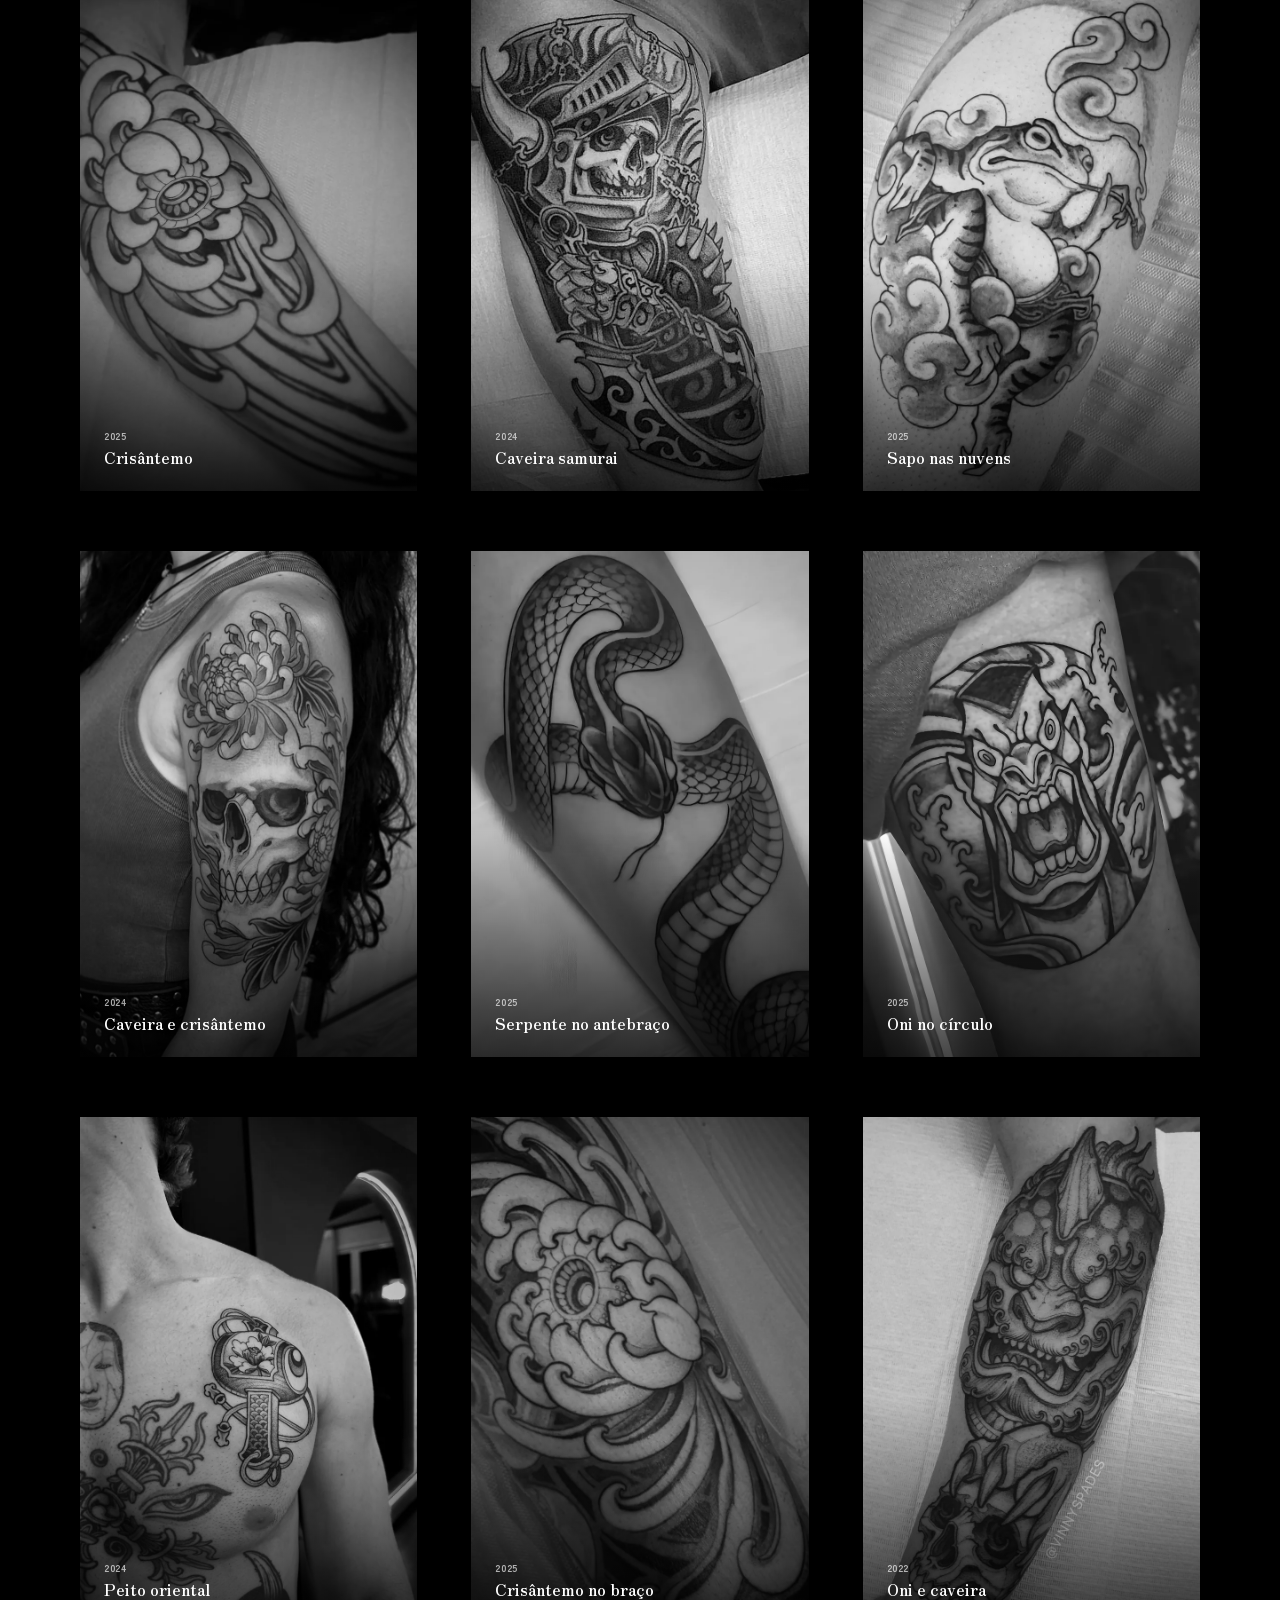
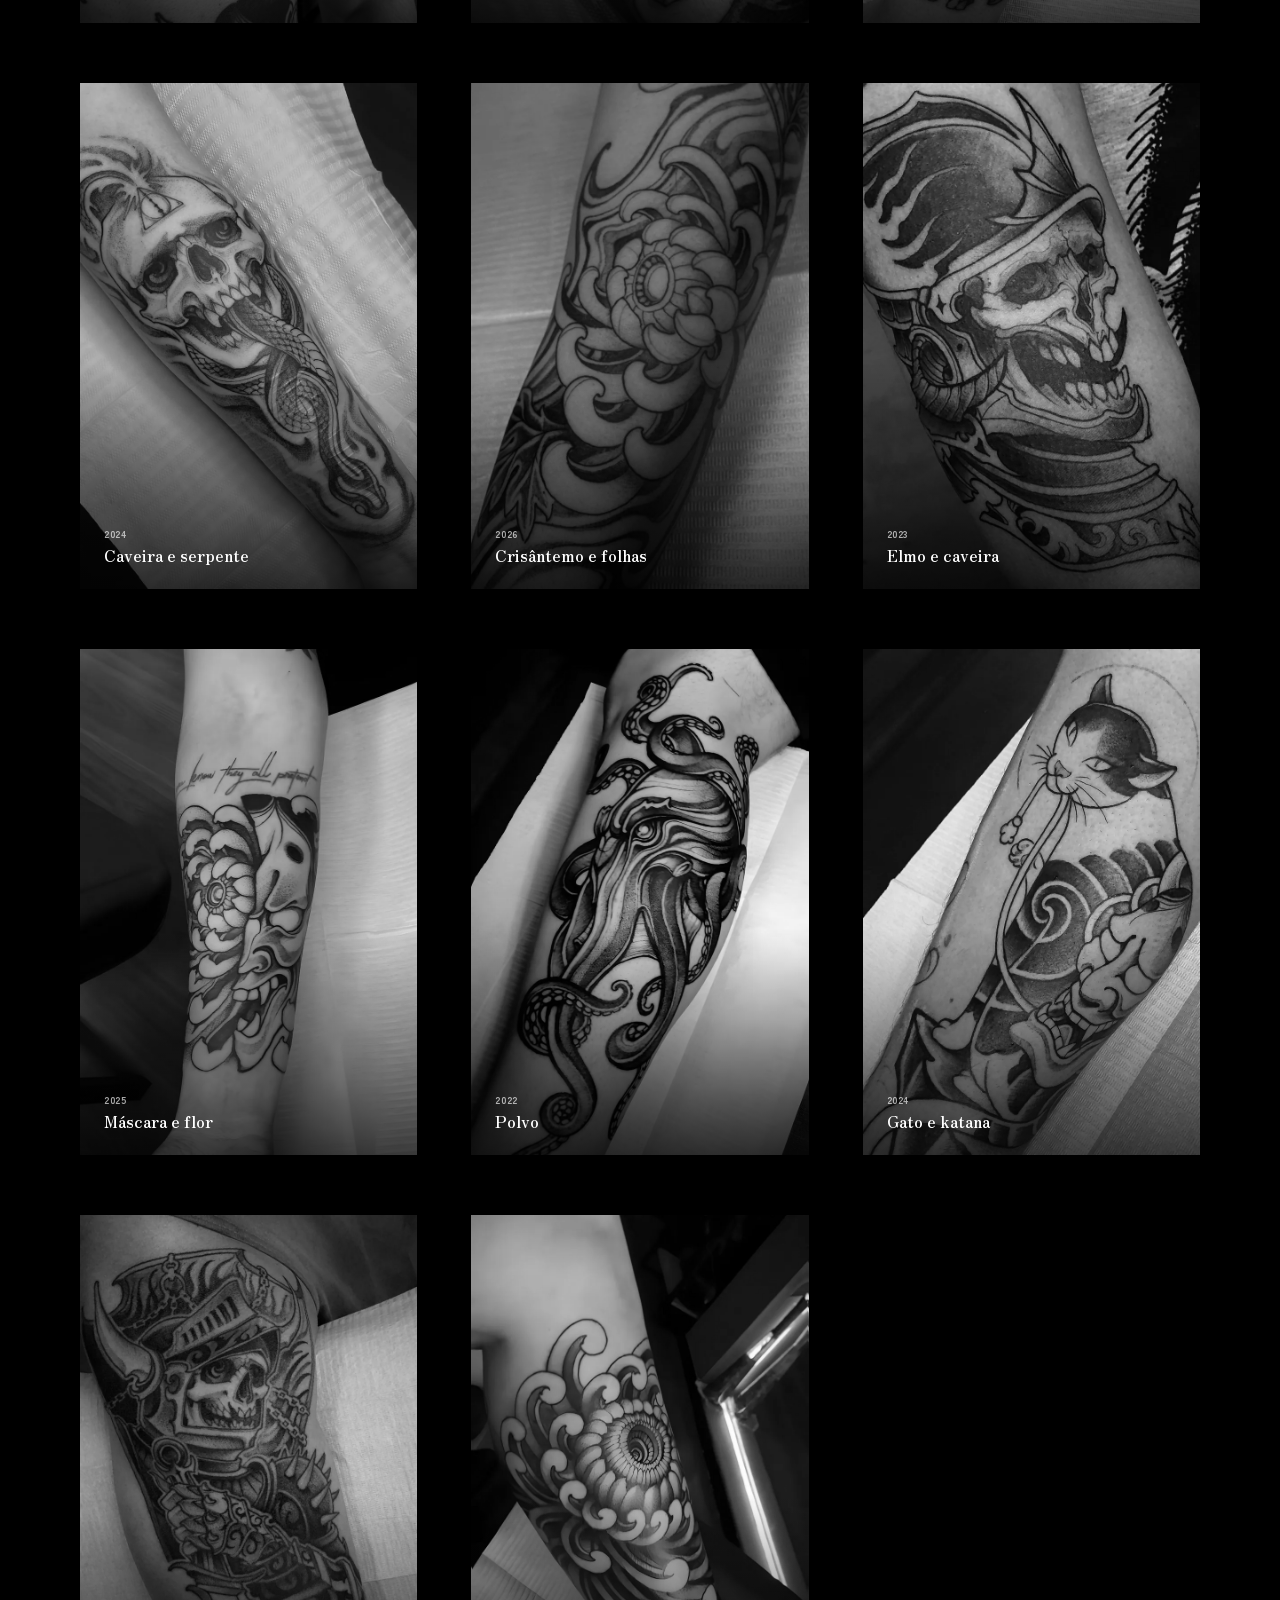
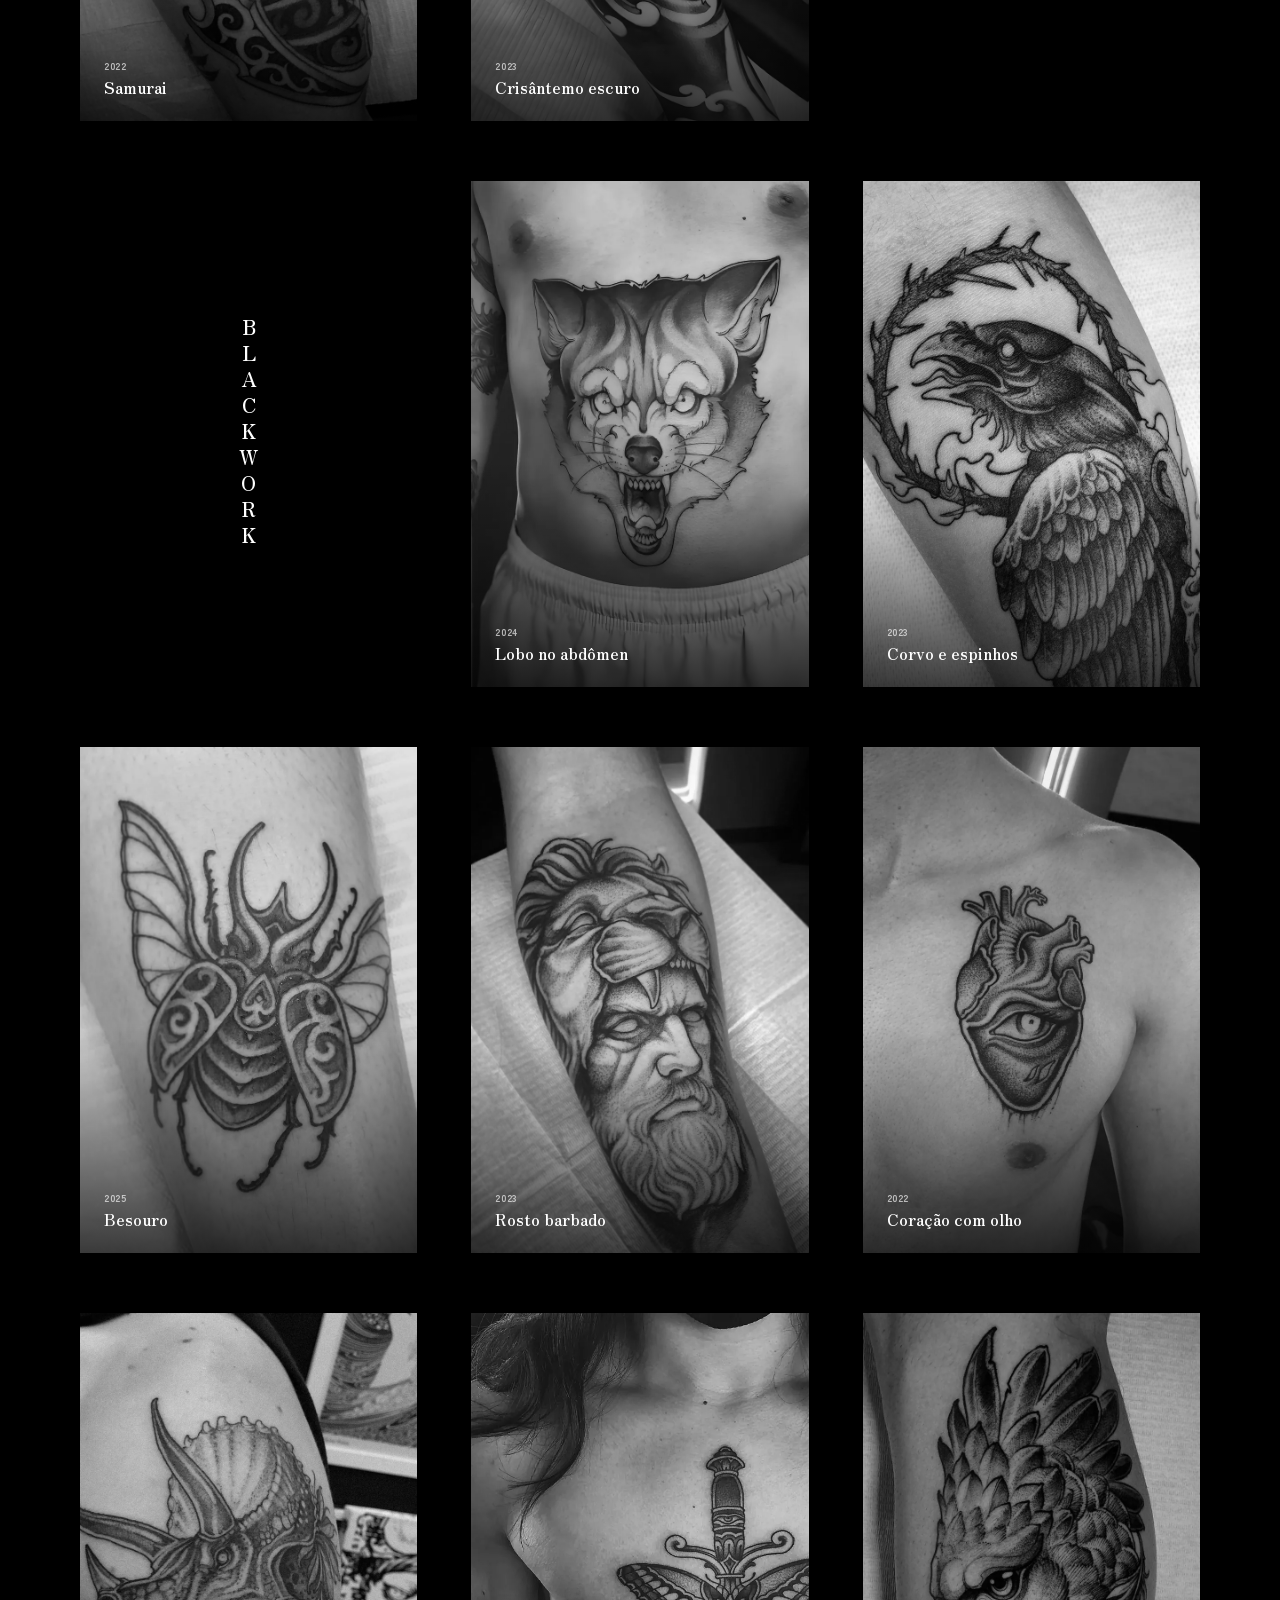
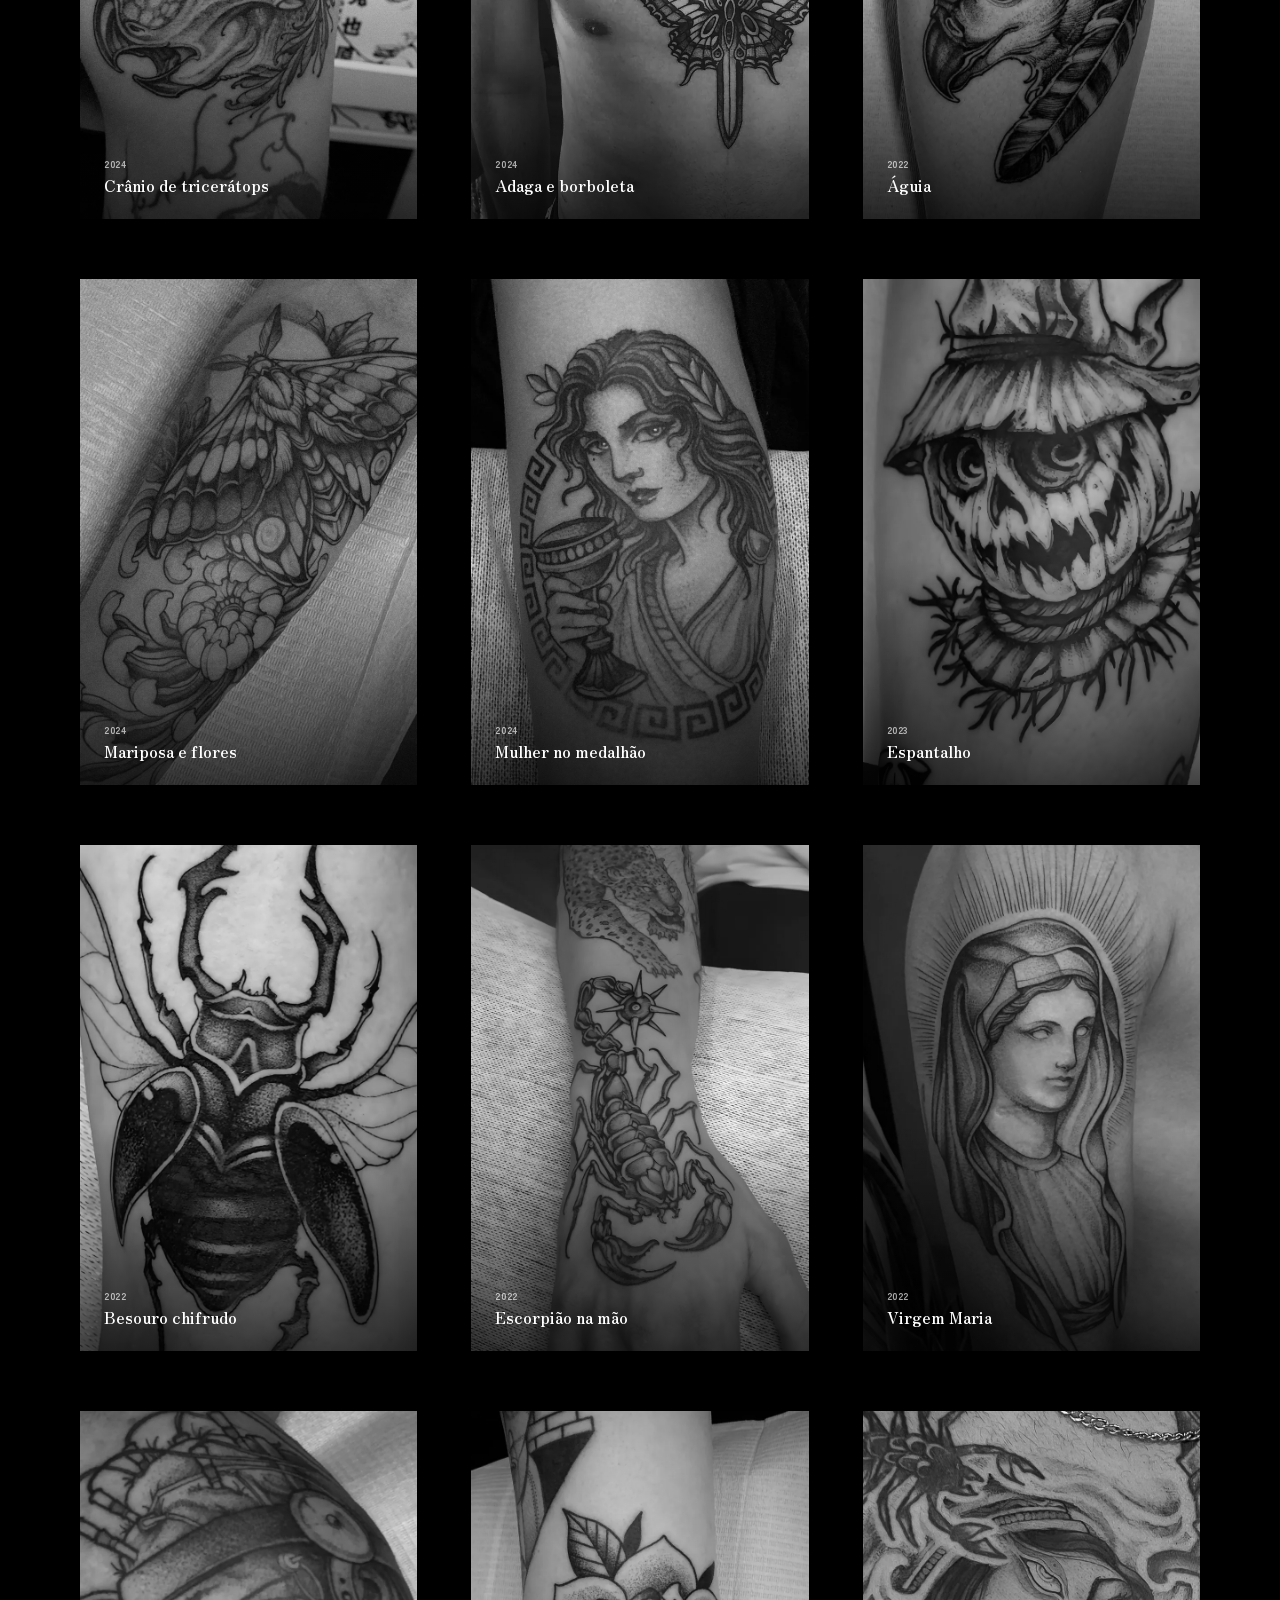
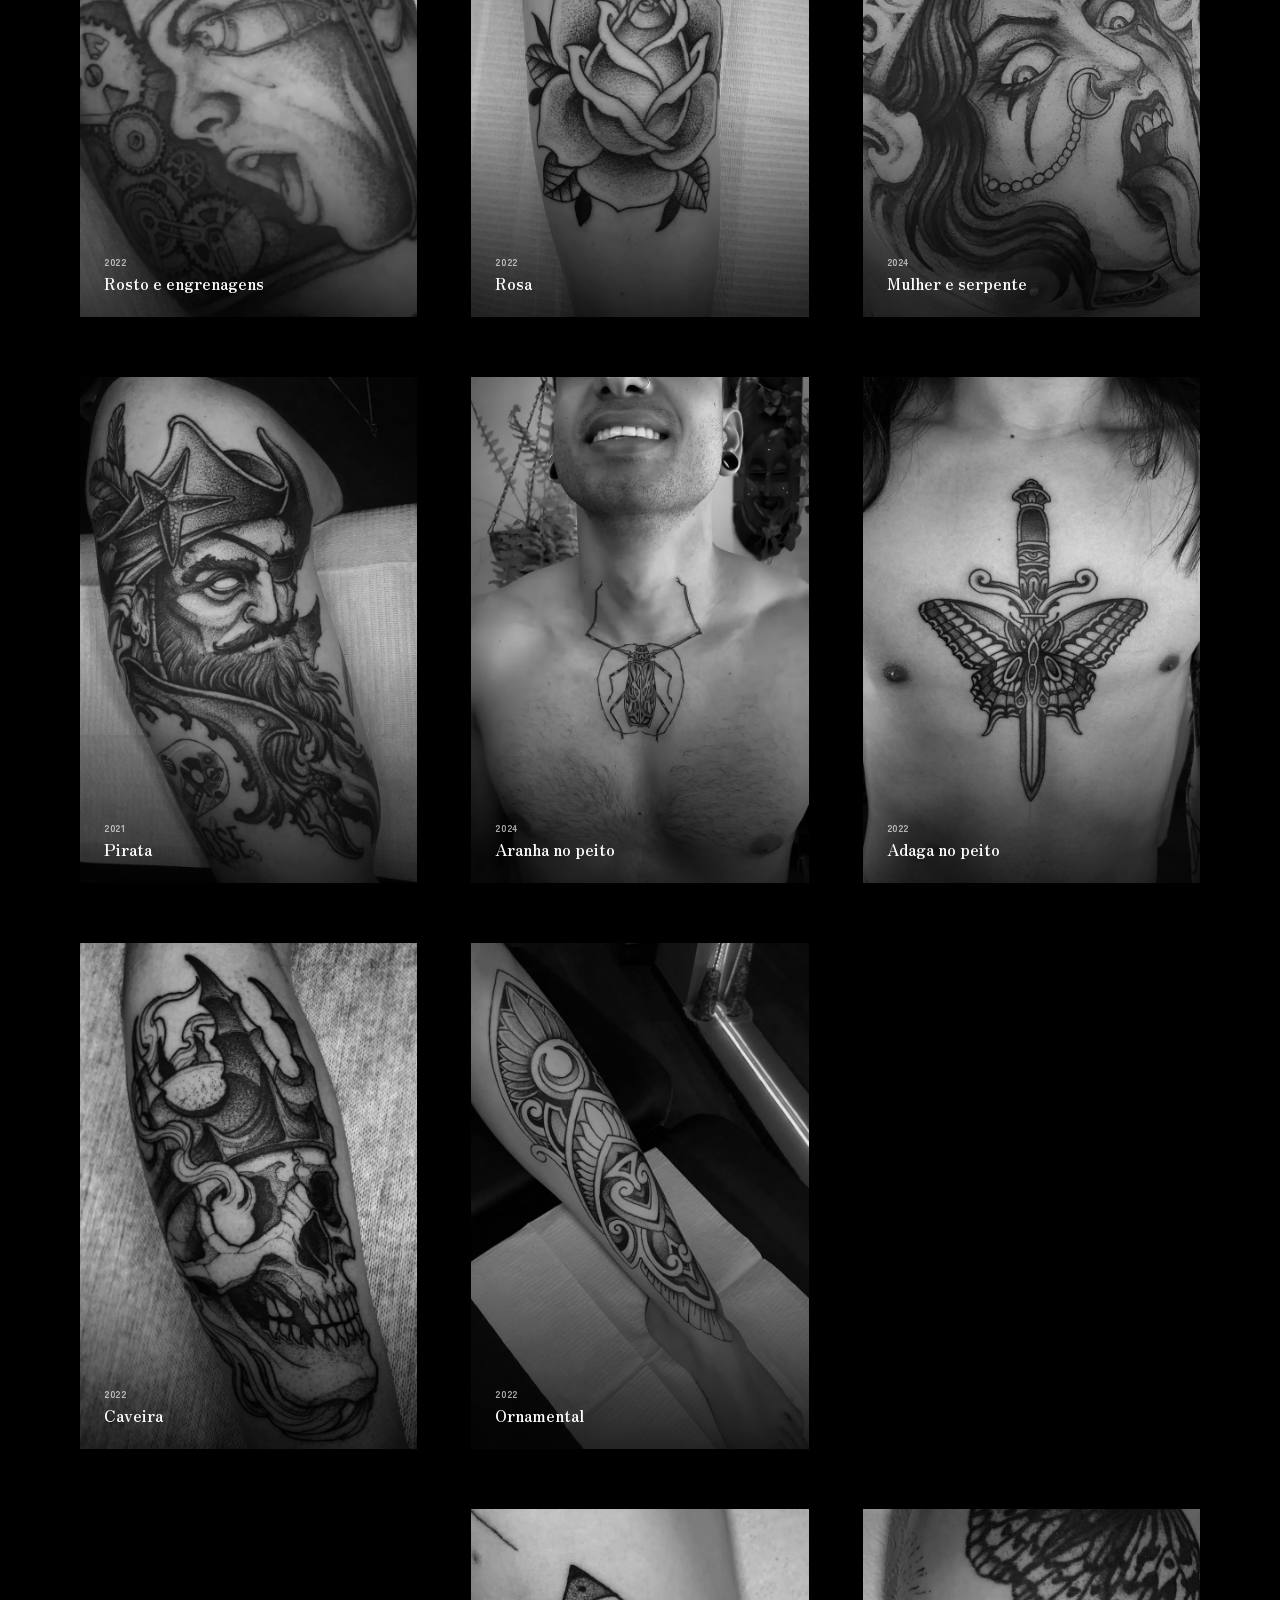
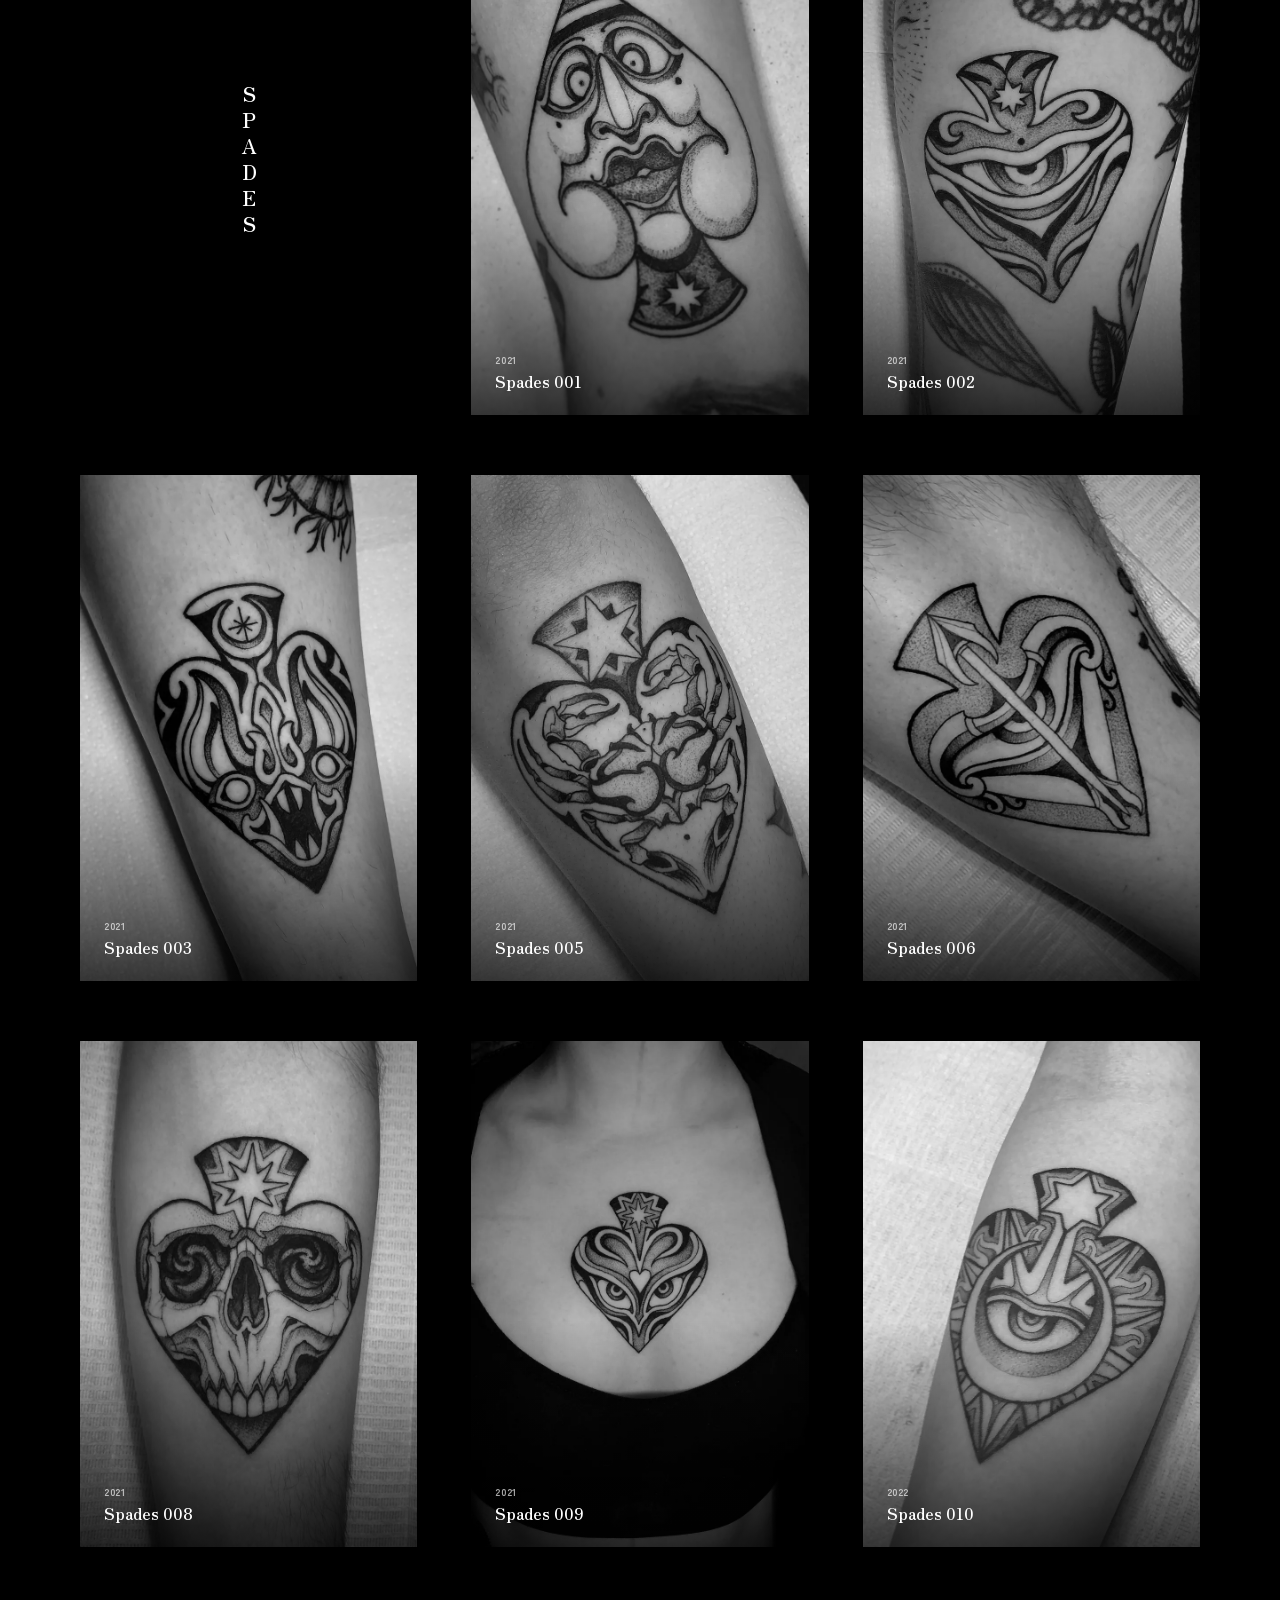
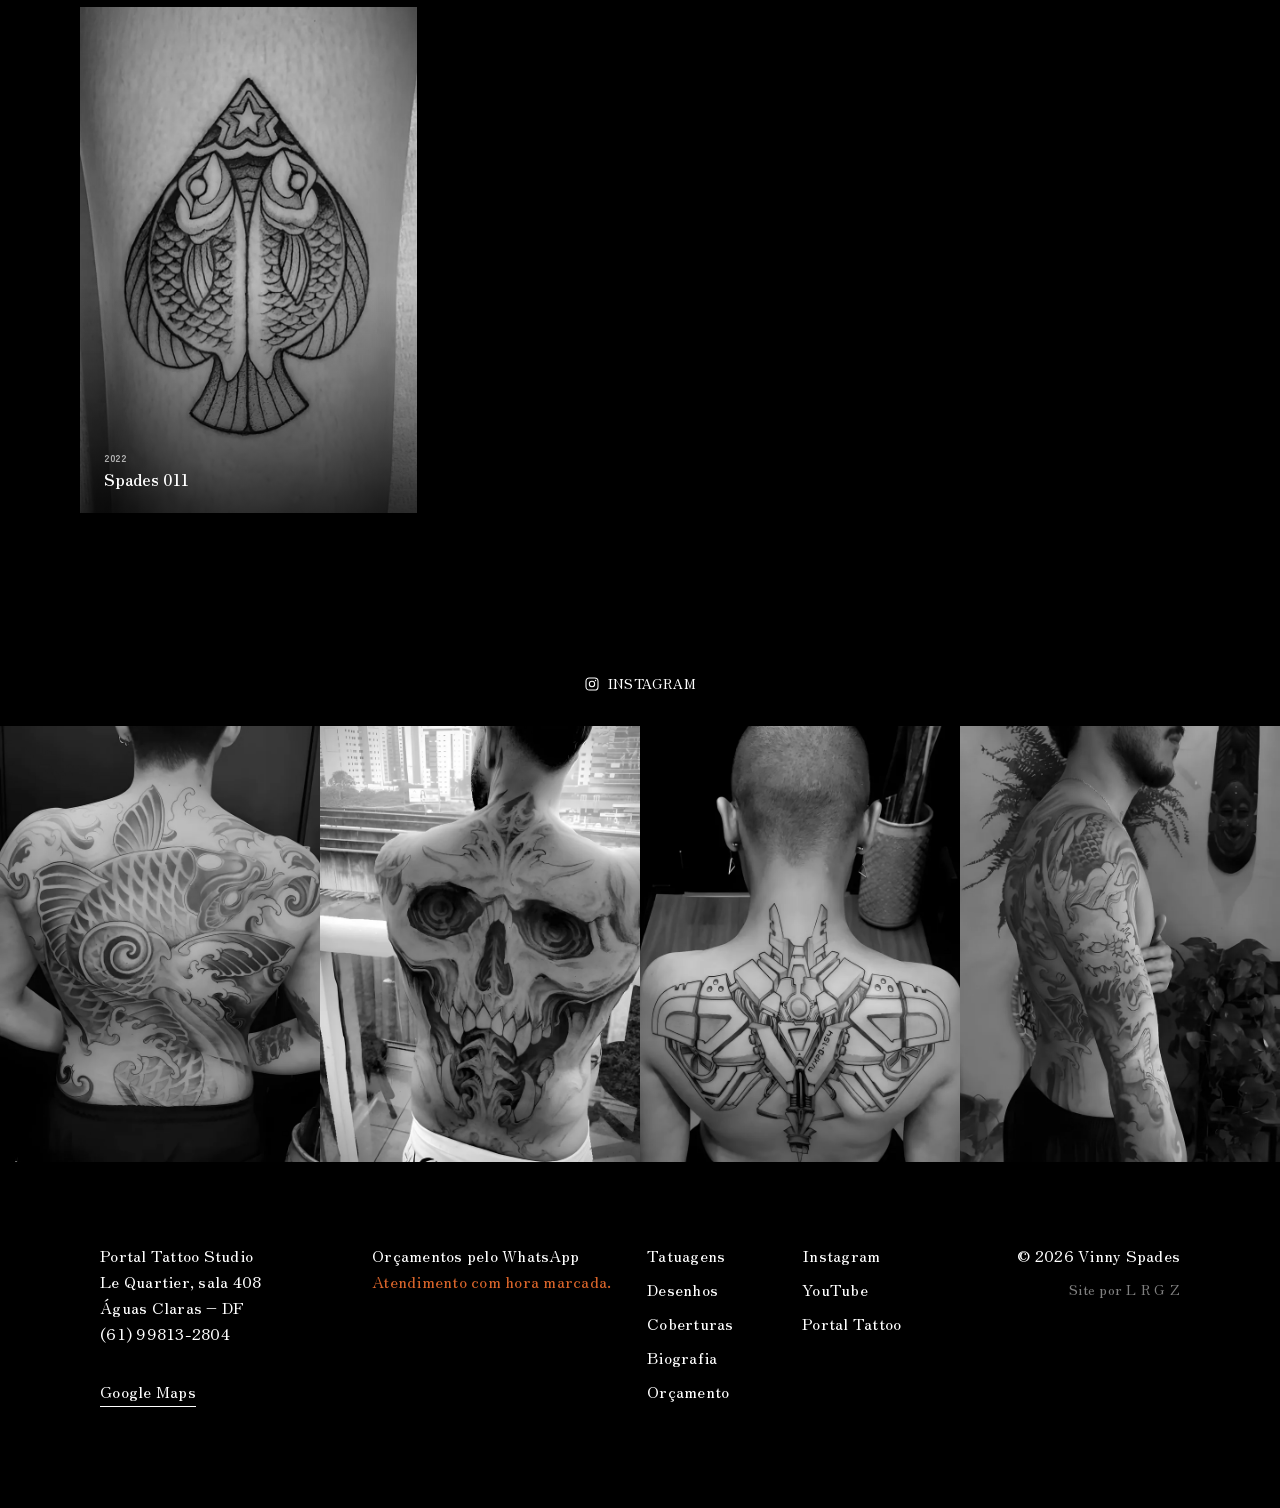
<file: tatuagens.html>
<!doctype html>
<html lang="pt-BR">
<head>
<meta charset="utf-8">
<meta name="viewport" content="width=device-width,initial-scale=1,viewport-fit=cover">
<title>Tatuagens · Vinny Spades</title>
<meta name="description" content="Fechamentos, oriental, blackwork e a série Spades, de Vinny Spades.">
<meta name="robots" content="noindex,nofollow">
<meta name="theme-color" content="#000000">
<meta property="og:type" content="website">
<meta property="og:title" content="Tatuagens · Vinny Spades">
<meta property="og:description" content="Fechamentos, oriental, blackwork e a série Spades, de Vinny Spades.">
<meta property="og:image" content="img/og.jpg">
<link rel="icon" href="favicon.svg" type="image/svg+xml">
<link rel="apple-touch-icon" href="img/apple-touch.png">
<link rel="preload" href="fonts/zenoldmincho-700-latin.woff2" as="font" type="font/woff2" crossorigin>
<link rel="preload" href="fonts/zenoldmincho-400-latin.woff2" as="font" type="font/woff2" crossorigin>
<link rel="stylesheet" href="css/fonts.css">
<link rel="stylesheet" href="css/site.css">
</head>
<body>
<header class="topo">
  <div class="wrap">
    <div class="esq"><a href="https://www.instagram.com/vinnyspades/" target="_blank" rel="noopener">IG</a><a href="https://wa.me/5561998132804" target="_blank" rel="noopener">WA</a></div>
    <a class="marca" href="./">Vinny<b>♠</b>Spades</a>
    <button class="menuBtn" type="button" aria-label="Abrir menu" aria-expanded="false" aria-controls="menu"><span></span><span></span></button>
  </div>
</header>
<nav class="menu" id="menu" aria-label="Menu"><ul><li><a href="tatuagens.html" aria-current="page">Tatuagens</a></li><li><a href="desenhos.html">Desenhos</a></li><li><a href="coberturas.html">Coberturas</a></li><li><a href="biografia.html">Biografia</a></li><li><a href="orcamento.html">Orçamento</a></li></ul></nav>
<main>
<div class="cab"><div class="wrap"><h1>Tatuagens<span class="kj" aria-hidden="true">刺青</span></h1><div class="filtros"><button type="button" data-f="todos" class="on" aria-pressed="true">Todas</button><button type="button" data-f="fechamentos" aria-pressed="false">Fechamentos</button><button type="button" data-f="oriental" aria-pressed="false">Oriental</button><button type="button" data-f="blackwork" aria-pressed="false">Blackwork</button><button type="button" data-f="spades" aria-pressed="false">Spades</button></div></div></div>
<section class="pg"><div id="grupos" data-tipo="tat"></div></section>
</main>
<section class="insta" aria-label="Instagram">
  <a class="barra" href="https://www.instagram.com/vinnyspades/" target="_blank" rel="noopener"><svg viewBox="0 0 24 24" aria-hidden="true"><rect x="3" y="3" width="18" height="18" rx="5" fill="none" stroke="currentColor" stroke-width="1.6"/><circle cx="12" cy="12" r="4" fill="none" stroke="currentColor" stroke-width="1.6"/><circle cx="17.3" cy="6.7" r="1.1" fill="currentColor"/></svg><span>Instagram</span></a>
  <div class="fotos"><a href="https://www.instagram.com/vinnyspades/" target="_blank" rel="noopener" aria-label="Ver no Instagram"><img src="img/ig/1.webp" alt="Tatuagem de Vinny Spades" width="720" height="980"></a><a href="https://www.instagram.com/vinnyspades/" target="_blank" rel="noopener" aria-label="Ver no Instagram"><img src="img/ig/2.webp" alt="Tatuagem de Vinny Spades" width="720" height="980"></a><a href="https://www.instagram.com/vinnyspades/" target="_blank" rel="noopener" aria-label="Ver no Instagram"><img src="img/ig/3.webp" alt="Tatuagem de Vinny Spades" width="720" height="980"></a><a href="https://www.instagram.com/vinnyspades/" target="_blank" rel="noopener" aria-label="Ver no Instagram"><img src="img/ig/4.webp" alt="Tatuagem de Vinny Spades" width="720" height="980"></a></div>
</section>
<footer class="rod">
  <div class="wrap">
    <div class="end">
      <p>Portal Tattoo Studio<br>Le Quartier, sala 408<br>Águas Claras – DF<br><a href="https://wa.me/5561998132804" target="_blank" rel="noopener">(61) 99813-2804</a></p>
      <a class="lk" href="https://www.google.com/maps/search/?api=1&query=Portal+Tattoo+Studio+%C3%81guas+Claras" target="_blank" rel="noopener">Google Maps</a>
    </div>
    <div><p>Orçamentos pelo WhatsApp<br><span class="cor">Atendimento com hora marcada.</span></p></div>
    <ul><li><a href="tatuagens.html">Tatuagens</a></li><li><a href="desenhos.html">Desenhos</a></li><li><a href="coberturas.html">Coberturas</a></li><li><a href="biografia.html">Biografia</a></li><li><a href="orcamento.html">Orçamento</a></li></ul>
    <ul><li><a href="https://www.instagram.com/vinnyspades/" target="_blank" rel="noopener">Instagram</a></li><li><a href="https://www.youtube.com/results?search_query=Vinny+Spades+tattoo" target="_blank" rel="noopener">YouTube</a></li><li><a href="https://www.instagram.com/portaltattoostudio/" target="_blank" rel="noopener">Portal Tattoo</a></li></ul>
    <div class="dir"><small>© 2026 Vinny Spades</small><a class="lrgz" href="https://lrgz.com.br" target="_blank" rel="noopener">Site por L R G Z</a></div>
  </div>
</footer>
<div class="lb" hidden role="dialog" aria-modal="true" aria-label="Imagem ampliada"><button class="x" type="button" aria-label="Fechar"></button><button class="ant" type="button" aria-label="Anterior"></button><img alt=""><button class="prox" type="button" aria-label="Próxima"></button><div class="rodape"><span class="cap"></span><a class="lk quero" href="orcamento.html">Pedir orçamento desta</a></div></div>
<script src="js/dados.js"></script>
<script src="js/main.js"></script>
</body>
</html>
</file>
<file: css/fonts.css>
@font-face{font-family:'Zen Kaku Gothic New';font-style:normal;font-weight:700;font-display:swap;src:url(../fonts/zenkakugothicnew-700-latin-ext.woff2) format('woff2');unicode-range:U+0100-02BA, U+02BD-02C5, U+02C7-02CC, U+02CE-02D7, U+02DD-02FF, U+0304, U+0308, U+0329, U+1D00-1DBF, U+1E00-1E9F, U+1EF2-1EFF, U+2020, U+20A0-20AB, U+20AD-20C4, U+2113, U+2C60-2C7F, U+A720-A7FF}
@font-face{font-family:'Zen Kaku Gothic New';font-style:normal;font-weight:700;font-display:swap;src:url(../fonts/zenkakugothicnew-700-latin.woff2) format('woff2');unicode-range:U+0000-00FF, U+0131, U+0152-0153, U+02BB-02BC, U+02C6, U+02DA, U+02DC, U+0304, U+0308, U+0329, U+2000-206F, U+20AC, U+2122, U+2191, U+2193, U+2212, U+2215, U+FEFF, U+FFFD}
@font-face{font-family:'Zen Kaku Gothic New';font-style:normal;font-weight:900;font-display:swap;src:url(../fonts/zenkakugothicnew-900-latin-ext.woff2) format('woff2');unicode-range:U+0100-02BA, U+02BD-02C5, U+02C7-02CC, U+02CE-02D7, U+02DD-02FF, U+0304, U+0308, U+0329, U+1D00-1DBF, U+1E00-1E9F, U+1EF2-1EFF, U+2020, U+20A0-20AB, U+20AD-20C4, U+2113, U+2C60-2C7F, U+A720-A7FF}
@font-face{font-family:'Zen Kaku Gothic New';font-style:normal;font-weight:900;font-display:swap;src:url(../fonts/zenkakugothicnew-900-latin.woff2) format('woff2');unicode-range:U+0000-00FF, U+0131, U+0152-0153, U+02BB-02BC, U+02C6, U+02DA, U+02DC, U+0304, U+0308, U+0329, U+2000-206F, U+20AC, U+2122, U+2191, U+2193, U+2212, U+2215, U+FEFF, U+FFFD}
@font-face{font-family:'Zen Old Mincho';font-style:normal;font-weight:400;font-display:swap;src:url(../fonts/zenoldmincho-400-latin-ext.woff2) format('woff2');unicode-range:U+0100-02BA, U+02BD-02C5, U+02C7-02CC, U+02CE-02D7, U+02DD-02FF, U+0304, U+0308, U+0329, U+1D00-1DBF, U+1E00-1E9F, U+1EF2-1EFF, U+2020, U+20A0-20AB, U+20AD-20C4, U+2113, U+2C60-2C7F, U+A720-A7FF}
@font-face{font-family:'Zen Old Mincho';font-style:normal;font-weight:400;font-display:swap;src:url(../fonts/zenoldmincho-400-latin.woff2) format('woff2');unicode-range:U+0000-00FF, U+0131, U+0152-0153, U+02BB-02BC, U+02C6, U+02DA, U+02DC, U+0304, U+0308, U+0329, U+2000-206F, U+20AC, U+2122, U+2191, U+2193, U+2212, U+2215, U+FEFF, U+FFFD}
@font-face{font-family:'Zen Old Mincho';font-style:normal;font-weight:700;font-display:swap;src:url(../fonts/zenoldmincho-700-latin-ext.woff2) format('woff2');unicode-range:U+0100-02BA, U+02BD-02C5, U+02C7-02CC, U+02CE-02D7, U+02DD-02FF, U+0304, U+0308, U+0329, U+1D00-1DBF, U+1E00-1E9F, U+1EF2-1EFF, U+2020, U+20A0-20AB, U+20AD-20C4, U+2113, U+2C60-2C7F, U+A720-A7FF}
@font-face{font-family:'Zen Old Mincho';font-style:normal;font-weight:700;font-display:swap;src:url(../fonts/zenoldmincho-700-latin.woff2) format('woff2');unicode-range:U+0000-00FF, U+0131, U+0152-0153, U+02BB-02BC, U+02C6, U+02DA, U+02DC, U+0304, U+0308, U+0329, U+2000-206F, U+20AC, U+2122, U+2191, U+2193, U+2212, U+2215, U+FEFF, U+FFFD}@font-face{font-family:'Zen Kaku Gothic New';font-style:normal;font-weight:900;font-display:block;src:url(../fonts/zenkaku-900-kanji.woff2) format('woff2');unicode-range:U+3099,U+30AB-30AC,U+30CF-30D0,U+30FC,U+4E0B,U+4F5C,U+523A,U+529B,U+65B0,U+6B74,U+7A4D,U+7D4C,U+7D75,U+898B,U+9752}
</file>
<file: css/site.css>
/* Vinny Spades: formato Yellow Blaze (yellowblaze.net), identidade Vinny ♠ */
:root{
  --cor:#d8642a;
  --serif:'Zen Old Mincho','Hiragino Mincho ProN','Yu Mincho',Georgia,serif;
  --gotica:'Zen Kaku Gothic New','Hiragino Sans','Yu Gothic',sans-serif;
  --ease:cubic-bezier(.25,.46,.45,.94);
}
*,*::before,*::after{box-sizing:border-box;margin:0;padding:0}
[hidden]{display:none!important}
html{-webkit-text-size-adjust:100%}
body{font-family:var(--serif);font-size:16px;line-height:1.5;color:#000;background:#000;-webkit-font-smoothing:antialiased}
img{display:block;max-width:100%;height:auto;-webkit-user-drag:none}
a{color:inherit;text-decoration:none}
button{font:inherit;color:inherit;background:none;border:0;cursor:pointer}
ul,ol{list-style:none}
.sr{position:absolute;width:1px;height:1px;overflow:hidden;clip:rect(0 0 0 0);white-space:nowrap}
.wrap{max-width:1280px;margin:0 auto;padding:0 16px}
.papel{background:#fff url(../img/papel.png) repeat;background-size:500px}

/* link sublinhado */
.lk{display:inline-block;position:relative;font-size:1rem;letter-spacing:.015625rem;cursor:pointer}
.lk::before{content:"";position:absolute;left:0;bottom:-.2rem;height:1px;width:100%;background:currentColor;transform-origin:right;transition:transform .3s cubic-bezier(.4,0,.2,1)}
.lk:hover::before{transform:scaleX(0)}

/* ---------- topo ---------- */
.topo{position:fixed;z-index:30;top:0;left:0;width:100%;height:5rem;color:#fff;background:#000;transition:background-color 2s var(--ease),height .75s var(--ease)}
.topo.transp{background:transparent}
.topo.ativo{height:50px;background:#000}
.topo .wrap{height:100%;display:grid;grid-template-columns:1fr auto 1fr;align-items:center;max-width:none;padding:0 100px}
.topo .esq{display:flex;gap:10px;font-size:1rem;letter-spacing:.015625rem}
.topo .esq a{opacity:.5;transition:opacity .15s linear}
.topo .esq a:hover{opacity:1}
.marca{font-weight:700;font-size:1rem;line-height:1;letter-spacing:.03125rem;text-transform:uppercase;white-space:nowrap;transition:opacity 2s var(--ease)}
.marca:hover{opacity:.5;transition-duration:.15s}
.marca b{color:var(--cor);font-weight:400;margin:0 .3em}
.topo.transp .marca{opacity:0;pointer-events:none}
.topo.transp.ativo .marca{opacity:1;pointer-events:auto}
.menuBtn{justify-self:end;width:2.5rem;height:30px;position:relative}
.menuBtn span{position:absolute;left:0;width:100%;height:2px;background:#fff;transition:top .15s .3s,bottom .15s .3s,transform .3s var(--ease),opacity .15s}
.menuBtn span:first-child{top:8px}.menuBtn span:last-child{bottom:6px}
.menuBtn:hover span{opacity:.5}
.menuBtn.aberto span{transition:top .15s,bottom .15s,transform .3s .15s var(--ease)}
.menuBtn.aberto span:first-child{top:calc(50% - 1px);transform:rotate(45deg) scaleX(.7)}
.menuBtn.aberto span:last-child{bottom:calc(50% - 1px);transform:rotate(-45deg) scaleX(.7)}

/* menu em tela cheia */
.menu{position:fixed;z-index:25;inset:0;background:#000;display:flex;align-items:center;justify-content:center;opacity:0;visibility:hidden;transition:opacity .5s .2s,visibility 0s .7s}
.menu.on{opacity:1;visibility:visible;transition:opacity .5s,visibility 0s}
.menu ul{text-align:center}
.menu li{font-size:3.5rem;font-weight:700;letter-spacing:.0625rem;line-height:1.5;margin-bottom:.25rem;color:#fff;opacity:0;transform:translateY(2rem);transition:opacity .5s,transform .5s}
.menu.on li{opacity:1;transform:none;transition:opacity 1.2s,transform 1.2s}
.menu.on li:nth-child(1){transition-delay:.35s}.menu.on li:nth-child(2){transition-delay:.425s}
.menu.on li:nth-child(3){transition-delay:.5s}.menu.on li:nth-child(4){transition-delay:.575s}
.menu.on li:nth-child(5){transition-delay:.65s}.menu.on li:nth-child(6){transition-delay:.725s}
.menu li a{display:block;opacity:.5;transition:opacity .15s linear}
.menu li a:hover,.menu li a:focus-visible,.menu li a[aria-current]{opacity:1}

/* ---------- abertura ---------- */
.hero{position:relative;height:100vh;height:100svh;min-height:520px;overflow:hidden;background:#000}
.hero .cam{position:absolute;inset:0}
.hero img{width:100%;height:100%;object-fit:cover;object-position:62% 30%}
.hero .mono{opacity:0;transform:scale(1.05);filter:grayscale(1);transition:opacity 3.2s,transform 12s}
.hero .cor{opacity:0;transform:scale(1.05);transition:opacity 6s 1.2s,transform 12s}
.hero.on .mono,.hero.on .cor{opacity:1;transform:none}
.hero h1{position:absolute;z-index:20;left:0;width:100%;bottom:3.2vw;text-align:center;white-space:nowrap;font-weight:700;font-size:11.6vw;line-height:.8;letter-spacing:.01em;color:#fff;text-transform:uppercase;opacity:0;transition:opacity 3s 1.2s}
.hero.on h1{opacity:.6}
.hero .desce{position:absolute;z-index:10;left:0;right:0;bottom:0;height:30vh;background:linear-gradient(0deg,#000,transparent)}

/* ---------- títulos de seção ---------- */
.tit{display:inline-flex;align-items:flex-start}
.tit h2{font-family:var(--gotica);font-weight:900;font-size:3.5rem;line-height:1;letter-spacing:.0625rem;writing-mode:vertical-rl;text-orientation:upright}
.tit h2 .sr{writing-mode:horizontal-tb}
.tit .num em{display:block;font-style:normal;font-size:.8125rem;letter-spacing:.06em;margin-top:.5rem;writing-mode:vertical-rl;text-orientation:mixed}
.tit .num{position:relative;padding-left:1.25rem;margin-left:1.25rem;opacity:.5;font-size:1rem}
.tit .num::before{content:"";position:absolute;left:0;top:4px;width:1px;height:35px;background:currentColor;transform-origin:top;transform:scaleY(0);transition:transform 1s .3s var(--ease)}
.vis .tit .num::before{transform:scaleY(1)}

/* entrada ao rolar */
.rv{opacity:0;transform:translateY(2rem);transition:opacity 1.2s var(--ease),transform 1.2s var(--ease)}
.vis .rv{opacity:1;transform:none}
.vis .rv.d2{transition-delay:.3s}

/* ---------- 01 carrossel ---------- */
.s1{position:relative;overflow:hidden;padding:10rem 0}
.car{position:relative;height:48vw}
.slide{position:absolute;top:0;width:32vw;height:48vw;background:#000;overflow:hidden}
.slide img{position:absolute;inset:0;width:100%;height:100%;object-fit:cover;transition:opacity .7s var(--ease)}
.slide.l{left:calc(50% - 66vw)}.slide.c{left:calc(50% - 16vw)}.slide.r{left:calc(50% + 34vw)}
.slide.l img,.slide.r img{filter:grayscale(1)}
.slide.l,.slide.r{cursor:pointer}
.s1 .lado{position:absolute;z-index:2;top:10rem;left:calc(50% - 34vw);width:18vw;display:flex;flex-direction:column;align-items:center}
.s1 .setas{display:flex;gap:6px;margin-top:110px}
.s1 .setas button{width:28px;height:24px;display:grid;place-items:center;transition:opacity .15s}
.s1 .setas button:hover{opacity:.5}
.s1 .setas svg{width:18px;height:12px}
.s1 .cta{position:absolute;bottom:10rem;left:calc(50% + 25vw);transform:translateX(-50%);white-space:nowrap}
.s1 .leg{position:absolute;left:0;right:0;bottom:-2.6rem;text-align:center;font-size:.875rem;letter-spacing:.015625rem}
.s1 .leg span{opacity:.5;margin-left:.7em}
.s1 .baixo{display:contents}
.pag{display:none}

/* ---------- 02 faixa preta ---------- */
.s2{position:relative;overflow:hidden;background:#000;color:#fff;padding:10rem 0}
.s2 .fundo{position:absolute;left:0;top:0;bottom:0;width:50%;max-width:42rem;opacity:0;transform:scale(1.05);transition:opacity 2s,transform 12s}
.s2.vis .fundo{opacity:.14;transform:none}
.s2 .fundo img{width:100%;height:100%;object-fit:contain;object-position:left center}
.s2 .wrap{position:relative;display:grid;grid-template-columns:repeat(3,1fr);min-height:385px}
.s2 .tx{grid-column:2;grid-row:1;max-width:260px;margin:0 auto;font-size:1.25rem;line-height:1.72;letter-spacing:.015625rem}
.s2 .tx p+p{margin-top:1.4em}
.s2 .tx .ass{font-size:.875rem;opacity:.55}
.s2 .tit{grid-column:3;grid-row:1;padding-left:16px}

/* ---------- 03 novo ---------- */
.s3{padding:4rem 0}
.s3 .wrap{display:grid;grid-template-columns:repeat(12,1fr);column-gap:32px;align-items:start}
.s3 .foto{grid-column:2/span 4}
.s3 .foto img{width:100%;aspect-ratio:498/719;object-fit:cover}
.s3 .txt{grid-column:8/span 3;padding-top:8.4rem}
.s3 .tit{margin-bottom:2rem}
.s3 .rte{font-size:.875rem;line-height:1.72;letter-spacing:.015625rem}
.s3 .rte p+p{margin-top:1.72em}
.s3 .lk{margin-top:3.5rem}

/* ---------- instagram ---------- */
.insta{background:#000;color:#fff}
.insta .barra{display:flex;justify-content:center;align-items:center;gap:8px;padding:2rem 0;font-size:.875rem;letter-spacing:.015625rem;text-transform:uppercase;transition:opacity .15s}
.insta .barra:hover{opacity:.6}
.insta .barra svg{width:16px;height:16px}
.insta .fotos{display:flex}
.insta .fotos a{flex:1;overflow:hidden}
.insta .fotos img{width:100%;aspect-ratio:360/490;object-fit:cover;filter:grayscale(1);transition:filter .7s,transform .33s var(--ease)}
.insta .fotos a:hover img{filter:none;transform:scale(1.02)}

/* ---------- rodapé ---------- */
.rod{background:#000;color:#fff;padding:5rem 0 6rem;font-size:1rem;line-height:26px;letter-spacing:.015625rem}
.rod .wrap{display:grid;grid-template-columns:272px 275px 155px 1fr auto;max-width:none;padding:0 100px}
.rod .end p{margin-bottom:2rem}
.rod .cor{color:var(--cor)}
.rod li{margin-bottom:8px}
.rod li a{transition:opacity .15s}
.rod li a:hover{opacity:.5}
.rod .dir{text-align:right}
.rod small{font-size:1rem;display:block}
.rod .lrgz{display:inline-block;margin-top:8px;opacity:.5;font-size:.875rem;transition:opacity .15s}
.rod .lrgz:hover{opacity:1}

/* ---------- páginas internas ---------- */
.cab{background:#000;color:#fff;padding:9rem 0 3.6rem;border-bottom:1px solid #2a2a2a}
.cab .wrap{display:flex;align-items:baseline;gap:3.5rem;max-width:none;padding:0 100px 0 206px}
.cab h1{font-size:3.5rem;font-weight:700;line-height:1;letter-spacing:.0625rem}
.cab h1 .kj{font-family:var(--gotica);font-weight:900;font-size:1.6rem;letter-spacing:.08em;margin-left:1.1rem;opacity:.4;vertical-align:.45em}
.filtros{display:flex;gap:1.4rem;font-size:.8125rem;letter-spacing:.015625rem}
.filtros button{opacity:.5;position:relative;transition:opacity .15s}
.filtros button:hover,.filtros button.on{opacity:1}
.filtros button.on::after{content:"";position:absolute;left:50%;bottom:-8px;width:3px;height:3px;margin-left:-1.5px;background:#fff;border-radius:50%}
.pg{background:#000;color:#fff;padding:6rem 0 8rem}
.grade{display:grid;grid-template-columns:repeat(3,1fr);column-gap:54px;row-gap:60px;max-width:1240px;margin:0 auto;padding:0 60px}
.grade+.grade{margin-top:60px}
.rot{display:flex;align-items:center;justify-content:center}
.rot span{writing-mode:vertical-rl;text-orientation:upright;font-weight:700;font-size:1.25rem;letter-spacing:.3em;text-transform:uppercase}
.it{position:relative;display:block;width:100%;text-align:left;overflow:hidden;background:#111;color:#fff}
.it img{width:100%;aspect-ratio:2/3;object-fit:cover;filter:grayscale(1);transition:filter .7s,transform .33s var(--ease)}
.it::after{content:"";position:absolute;left:0;right:0;bottom:0;height:45%;background:linear-gradient(0deg,rgba(0,0,0,.72),transparent);pointer-events:none}
.it .i{position:absolute;z-index:1;left:24px;right:24px;bottom:22px}
.it small{display:block;font-family:var(--gotica);font-size:.625rem;letter-spacing:.06em;opacity:.65;margin-bottom:2px}
.it b{font-weight:700;font-size:1rem;line-height:1.3}
.it:hover img,.it:focus-visible img{filter:none;transform:scale(1.02)}

/* lightbox */
.lb{position:fixed;z-index:40;inset:0;background:#000;color:#fff;display:flex;align-items:center;justify-content:center;padding:70px 100px 100px}
.lb img{max-width:100%;max-height:100%;object-fit:contain}
.lb .x{position:absolute;top:20px;right:100px;width:40px;height:40px}
.lb .x::before,.lb .x::after{content:"";position:absolute;left:4px;right:4px;top:50%;height:1px;background:#fff;transform:rotate(45deg)}
.lb .x::after{transform:rotate(-45deg)}
.lb .ant,.lb .prox{position:absolute;top:50%;width:48px;height:48px;margin-top:-24px;display:grid;place-items:center;transition:opacity .15s}
.lb .ant{left:28px}.lb .prox{right:28px}
.lb .ant:hover,.lb .prox:hover,.lb .x:hover{opacity:.5}
.lb .ant svg,.lb .prox svg{width:22px;height:14px}
.lb .rodape{position:absolute;left:0;right:0;bottom:28px;display:flex;justify-content:center;align-items:baseline;gap:2.5rem;font-size:.875rem}
.lb .rodape .lk{font-size:.875rem}

/* biografia */
.bio-h{background:#000;color:#fff;padding-top:5rem;text-align:center}
.bio-h .foto{position:relative;width:min(520px,82vw);margin:0 auto}
.bio-h .foto::after{content:"";position:absolute;inset:0;background:linear-gradient(0deg,#000 3%,transparent 48%)}
.bio-h .foto img{width:100%;filter:grayscale(1)}
.bio-h h1{position:relative;z-index:1;margin-top:-4.6rem;font-size:7rem;font-weight:700;line-height:1;letter-spacing:.03em;text-transform:uppercase}
.bio-h p{position:relative;z-index:1;margin-top:1rem;font-size:.8125rem;letter-spacing:.015625rem}
.linha{background:#000;color:#fff;padding:5rem 0 8rem}
.linha ol{max-width:720px;margin:0 auto;position:relative}
.linha ol::before{content:"";position:absolute;left:180px;top:10px;bottom:10px;width:1px;background:#333}
.linha li{display:grid;grid-template-columns:180px 1fr;margin-bottom:3.2rem}
.linha .ano{font-size:2.5rem;font-weight:700;line-height:1;padding-right:2rem;text-align:right}
.linha .ev{position:relative;padding-left:2.2rem;max-width:400px}
.linha .ev p{font-size:.875rem;line-height:1.72;letter-spacing:.015625rem}
.linha .ev small{display:block;font-size:.8125rem;opacity:.5}
.linha .bl{position:relative}
.linha .bl+.bl{margin-top:1.6rem}
.linha .bl::before{content:"";position:absolute;left:calc(-2.2rem - 2px);top:9px;width:5px;height:5px;background:#777;border-radius:50%}

/* orçamento */
.ct{padding:6rem 0 7rem}
.ct .wrap{display:grid;grid-template-columns:repeat(12,1fr);column-gap:32px;row-gap:6rem}
.ct h2{grid-column:2/span 4;font-family:var(--gotica);font-weight:900;font-size:1.625rem;line-height:1.55}
.ct .rte{grid-column:6/span 6;font-size:.875rem;line-height:1.72;letter-spacing:.015625rem}
.ct .rte p+p{margin-top:1.4em}
.form{margin-top:3rem;display:grid;gap:1.9rem}
.form label,.form legend{display:block;font-size:.8125rem;opacity:.7;margin-bottom:.4rem}
.form fieldset{border:0;min-width:0}
.form input[type=text],.form select,.form textarea{width:100%;font:inherit;font-size:1rem;color:#000;background:transparent;border:0;border-bottom:1px solid #000;border-radius:0;padding:.45rem 0;outline:none;-webkit-appearance:none;appearance:none}
.form select{background:url("data:image/svg+xml,%3Csvg xmlns='http://www.w3.org/2000/svg' width='10' height='6'%3E%3Cpath d='M0 0l5 6 5-6' fill='none' stroke='%23000'/%3E%3C/svg%3E") no-repeat right 4px center;padding-right:20px}
.form textarea{min-height:110px;resize:vertical;line-height:1.6}
.form input:focus,.form select:focus,.form textarea:focus{border-bottom-color:var(--cor)}
.ops{display:flex;flex-wrap:wrap;gap:.5rem 1.6rem}
.ops label{opacity:1;margin:0;font-size:.9375rem;cursor:pointer;position:relative}
.ops input{position:absolute;opacity:0;width:1px;height:1px}
.ops span{opacity:.45;transition:opacity .15s;border-bottom:1px solid transparent;padding-bottom:1px}
.ops label:hover span{opacity:.8}
.ops input:checked+span{opacity:1;border-bottom-color:#000}
.ops input:focus-visible+span{outline:1px dotted #000;outline-offset:3px}
.duas{display:grid;grid-template-columns:1fr 1fr;gap:1.9rem}
.erro{color:#b3261e;font-size:.8125rem;margin-top:.35rem}
.env{justify-self:start;margin-top:1rem;border:1px solid #000;padding:.7rem 2.6rem;font-size:.875rem;letter-spacing:.015625rem;transition:background-color .3s var(--ease),color .3s var(--ease)}
.env:hover,.env:focus-visible{background:#000;color:#fff}
.ct .est{grid-column:6/span 6}
.ct .est img{width:100%;aspect-ratio:16/9;object-fit:cover;margin-bottom:2rem}

/* ---------- tablet ---------- */
@media (min-width:1024px) and (max-width:1279px){
  .rod .wrap{grid-template-columns:1fr 1fr 1fr;row-gap:2rem}
  .rod .dir{text-align:left}
  .grade{column-gap:32px}
  .cab .wrap{padding-left:100px}
}
/* ---------- celular ---------- */
@media (max-width:1023px){
  .topo .wrap,.rod .wrap{padding:0 16px}
  .topo{height:60px}
  .topo.ativo{height:50px}
  .marca{font-size:.8125rem}
  .menu li{font-size:2.25rem}
  .hero h1{font-size:21vw;line-height:.86;white-space:normal;text-align:left;bottom:7vw;padding-left:4vw}
  .hero img{object-position:50% 30%}
  .tit h2{font-size:3rem}
  .s1{padding:4rem 0 5rem}
  .s1 .lado{position:static;width:auto;display:block;padding:0 16px;margin-bottom:2.5rem}
  .s1 .setas{display:none}
  .car{height:auto;margin:0 16px;aspect-ratio:2/3;touch-action:pan-y}
  .slide.l,.slide.r{display:none}
  .slide.c{left:0;width:100%;height:100%}
  .s1 .leg{bottom:-2.2rem;text-align:left}
  .s1 .baixo{display:flex;justify-content:space-between;align-items:center;padding:3.6rem 16px 0}
  .s1 .cta{position:static;transform:none}
  .pag{display:flex;gap:14px}
  .pag i{display:block;width:20px;height:2px;background:#000;opacity:.2;transition:opacity .3s}
  .pag i.on{opacity:1}
  .s2{padding:4rem 0 10rem}
  .s2 .wrap{display:block;min-height:0}
  .s2 .tit{display:flex;justify-content:flex-end;padding:0 0 3rem}
  .s2 .tx{max-width:none;margin:0}
  .s2 .fundo{width:85%;max-width:none;top:auto;height:42%;left:auto;right:0}
  .s2 .fundo img{object-position:right bottom}
  .s3 .wrap{display:block}
  .s3 .foto{margin-top:3rem}
  .s3 .txt{padding-top:0}
  .insta .fotos{overflow-x:auto;scroll-snap-type:x mandatory;scrollbar-width:none}
  .insta .fotos a{flex:0 0 66.6%;scroll-snap-align:start}
  .insta .fotos img{filter:none}
  .rod .wrap{grid-template-columns:1fr;gap:2.4rem}
  .rod .dir{text-align:left}
  .cab{padding:7rem 0 2.4rem}
  .cab .wrap{flex-direction:column;align-items:flex-start;gap:1.6rem;padding:0 16px}
  .cab h1{font-size:2.6rem}
  .filtros{flex-wrap:wrap;gap:.8rem 1.3rem}
  .pg{padding:2rem 0 6rem}
  .grade{grid-template-columns:1fr 1fr;column-gap:12px;row-gap:12px;padding:0 16px}
  .grade+.grade{margin-top:12px}
  .rot{grid-column:1/-1;justify-content:flex-start;padding:2rem 0 .6rem}
  .rot span{writing-mode:horizontal-tb;text-orientation:mixed;font-size:1rem;letter-spacing:.2em}
  .it img{filter:none}
  .it .i{left:12px;right:12px;bottom:12px}
  .it b{font-size:.875rem}
  .lb{padding:60px 0 110px}
  .lb .x{right:10px;top:8px}
  .lb .ant,.lb .prox{top:auto;bottom:20px;margin:0}
  .lb .ant{left:6px}.lb .prox{right:6px}
  .lb .rodape{bottom:22px;flex-direction:column;align-items:center;gap:.7rem}
  .bio-h h1{font-size:19vw;margin-top:-3rem}
  .linha{padding:3rem 16px 6rem}
  .linha ol::before{left:76px}
  .linha li{grid-template-columns:76px 1fr;margin-bottom:2.4rem}
  .linha .ano{font-size:1.5rem;padding-right:1rem}
  .linha .ev{padding-left:1.4rem}
  .linha .bl::before{left:calc(-1.4rem - 2px)}
  .ct{padding:4rem 0 5rem}
  .ct .wrap{display:block}
  .ct h2{margin-bottom:2rem}
  .ct .est{margin-top:5rem}
  .duas{grid-template-columns:1fr}
}
@media (prefers-reduced-motion:reduce){
  *,*::before,*::after{transition-duration:.01s!important;transition-delay:0s!important}
}
</file>
<file: premium/p.css>
/* Vinny Spades · premium: formato capítulos do v2 (kanji em pé, papel, cinza→cor) + conversão da versão de referência (serviços, FAQ, ficha em abas → WhatsApp) */
@font-face{font-family:'VS Kanji';font-weight:900;font-style:normal;font-display:block;src:url(../fonts/zenkaku-900-kanji-p.woff2) format('woff2')}
:root{
  --preto:#000;--tinta:#0b0b0b;--papel:#f4f2ee;--branco:#fafafa;
  --cor:#d8642a;
  --serif:'Zen Old Mincho','Hiragino Mincho ProN','Yu Mincho',Georgia,serif;
  --got:'Zen Kaku Gothic New','Hiragino Sans','Yu Gothic',sans-serif;
  --kj:'VS Kanji','Zen Kaku Gothic New','Hiragino Sans','Yu Gothic',sans-serif;
  --ease:cubic-bezier(.16,.84,.32,1);
  --g:16px;--topo:76px;
}
*,*::before,*::after{box-sizing:border-box;margin:0;padding:0}
[hidden]{display:none!important}
html{-webkit-text-size-adjust:100%;scroll-behavior:smooth;scroll-padding-top:60px}
body{font-family:var(--serif);font-size:17px;line-height:1.6;color:var(--branco);background:var(--preto);-webkit-font-smoothing:antialiased;overflow-x:hidden}
img{display:block;max-width:100%;height:auto;-webkit-user-drag:none;-webkit-touch-callout:none}
a{color:inherit;text-decoration:none}
button{font:inherit;color:inherit;background:none;border:0;cursor:pointer}
ul,ol{list-style:none}
.sr{position:absolute;width:1px;height:1px;overflow:hidden;clip:rect(0 0 0 0);white-space:nowrap}
.wrap{width:100%;max-width:1280px;margin:0 auto;padding:0 var(--g)}
:focus-visible{outline:1px solid var(--cor);outline-offset:4px}

/* superfícies */
.escuro,.fatos,.mote,.rod,.insta{--fg:var(--branco);--mut:rgba(250,250,250,.58);--fio:rgba(250,250,250,.16);background:var(--preto);color:var(--fg)}
.papel{--fg:#0b0b0b;--mut:rgba(11,11,11,.6);--fio:rgba(11,11,11,.16);color:var(--fg);background:var(--papel) url(../img/papel.png) repeat;background-size:500px}

/* link sublinhado */
.lk{display:inline-block;position:relative;font-size:1rem;padding-bottom:2px;cursor:pointer}
.lk::before{content:"";position:absolute;left:0;bottom:-2px;height:1px;width:100%;background:currentColor;transform-origin:right;transition:transform .35s var(--ease)}
.lk:hover::before{transform:scaleX(0)}

/* botões retos, preenchimento que desliza */
.btn{position:relative;isolation:isolate;overflow:hidden;display:inline-flex;align-items:center;justify-content:center;min-height:54px;padding:0 30px;font:700 .8rem/1 var(--got);letter-spacing:.14em;text-transform:uppercase;background:var(--fg,#fafafa);color:var(--bgc,#000);border:1px solid var(--fg,#fafafa);transition:color .35s var(--ease)}
.btn::before{content:"";position:absolute;inset:0;z-index:-1;background:var(--cor);transform:scaleX(0);transform-origin:left;transition:transform .35s var(--ease)}
.btn:hover,.btn:focus-visible{color:#fff;border-color:var(--cor)}
.btn:hover::before,.btn:focus-visible::before{transform:scaleX(1)}
.btn:active{transform:translateY(1px)}
.papel .btn{--bgc:var(--papel)}
.btn-linha{background:transparent;color:var(--fg)}

/* ---------- topo ---------- */
.topo{position:fixed;z-index:40;top:0;left:0;width:100%;height:var(--topo);display:grid;grid-template-columns:1fr auto 1fr;align-items:center;padding:0 var(--g);color:#fff;background:rgba(0,0,0,.92);transition:background-color .8s var(--ease),height .5s var(--ease)}
.topo.transp{background:transparent}
.topo.fino{height:56px}
.topo .esq{display:flex;gap:18px;font-size:.9rem}
.topo .esq a{opacity:.6;transition:opacity .2s}
.topo .esq a:hover{opacity:1}
.marca{font:700 1.05rem/1 var(--got);letter-spacing:.06em;text-transform:uppercase;white-space:nowrap}
.marca b{color:var(--cor);font-weight:400;margin:0 .35em}
.topo .dir{display:flex;justify-content:flex-end;align-items:center;gap:22px}
.cta-topo{font:700 .72rem/1 var(--got);letter-spacing:.16em;text-transform:uppercase;padding:12px 16px;border:1px solid rgba(255,255,255,.4);transition:border-color .3s,background-color .3s var(--ease)}
.cta-topo:hover{border-color:var(--cor);background:var(--cor)}
.menuBtn{width:34px;height:34px;display:grid;align-content:center;gap:7px;position:relative;z-index:60}
.menuBtn span{display:block;height:1px;background:currentColor;transition:transform .45s var(--ease)}
.menuBtn[aria-expanded="true"] span:first-child{transform:translateY(4px) rotate(45deg)}
.menuBtn[aria-expanded="true"] span:last-child{transform:translateY(-4px) rotate(-45deg)}

.menu{position:fixed;inset:0;z-index:35;background:#000;color:#fff;display:flex;flex-direction:column;justify-content:center;padding:100px var(--g) 40px;opacity:0;transition:opacity .45s var(--ease)}
.menu.aberto{opacity:1}
.menu ol{max-width:1100px;margin:0 auto;width:100%}
.menu li{border-top:1px solid rgba(255,255,255,.14)}
.menu li:last-child{border-bottom:1px solid rgba(255,255,255,.14)}
.menu a{display:flex;align-items:baseline;gap:22px;padding:14px 0;font:700 clamp(1.6rem,5.4vw,3.6rem)/1.05 var(--got);text-transform:uppercase;letter-spacing:.01em;transform:translateY(16px);opacity:0;transition:transform .6s var(--ease),opacity .6s var(--ease),color .25s}
.menu.aberto a{transform:none;opacity:1}
.menu li:nth-child(2) a{transition-delay:.04s}.menu li:nth-child(3) a{transition-delay:.08s}.menu li:nth-child(4) a{transition-delay:.12s}.menu li:nth-child(5) a{transition-delay:.16s}.menu li:nth-child(6) a{transition-delay:.2s}.menu li:nth-child(7) a{transition-delay:.24s}
.menu a:hover{color:var(--cor)}
.menu a i{font:400 .8rem/1 var(--serif);font-style:normal;opacity:.5;min-width:24px}
.menu-pe{max-width:1100px;margin:28px auto 0;width:100%;font-size:.85rem;opacity:.5}

/* ---------- hero: tinta que se espalha (WebGL) + fallback cinza → cor ---------- */
.hero{position:relative;height:100vh;height:100svh;min-height:560px;overflow:hidden;background:#000;color:#fff;isolation:isolate}
.hero .cam{position:absolute;inset:0}
.hero img{width:100%;height:100%;object-fit:cover;object-position:62% 30%}
.hero .mono{opacity:0;transform:scale(1.04);filter:grayscale(1);transition:opacity 1.2s var(--ease),transform 9s var(--ease)}
.hero .cor{opacity:0;transform:scale(1.04);transition:opacity 1.4s .5s,transform 9s var(--ease)}
.hero.on:not(.gl) .mono,.hero.on:not(.gl) .cor{opacity:1;transform:none}
.hero .tinta{position:absolute;inset:0;width:100%;height:100%;display:block;opacity:0}
.hero.gl .tinta{opacity:1}
.hero.gl .cam{visibility:hidden}
.hero .desce{position:absolute;z-index:2;left:0;right:0;bottom:0;height:58%;background:linear-gradient(0deg,#000 6%,rgba(0,0,0,.6) 46%,transparent);pointer-events:none}
.hero-tx{position:absolute;z-index:5;left:0;right:0;bottom:calc(11.6vw * .84 + 3.2vw + 2.4vw);text-align:center;padding:0 var(--g);will-change:transform}
.chapeu{font:700 .72rem/1.4 var(--got);letter-spacing:.24em;text-transform:uppercase;color:rgba(255,255,255,.7)}
.chapeu::before,.chapeu::after{content:"";display:inline-block;vertical-align:middle;width:28px;height:1px;background:var(--cor);margin:0 14px}
.frase{font-size:clamp(1.25rem,2.1vw,1.85rem);line-height:1.22;letter-spacing:-.005em;margin:12px auto 26px;max-width:22ch;text-wrap:balance}
.hero-tx > *{opacity:0;transform:translateY(24px);filter:blur(8px);transition:opacity .7s cubic-bezier(.16,1,.3,1),transform .7s cubic-bezier(.16,1,.3,1),filter .7s cubic-bezier(.16,1,.3,1)}
.hero.on .hero-tx > *{opacity:1;transform:none;filter:none}
.hero.on .hero-tx > :nth-child(1){transition-delay:.25s}.hero.on .hero-tx > :nth-child(2){transition-delay:.37s}.hero.on .hero-tx > :nth-child(3){transition-delay:.49s}
.hero .btn{transition:color .35s var(--ease),transform .5s cubic-bezier(.16,1,.3,1),opacity .7s cubic-bezier(.16,1,.3,1),filter .7s cubic-bezier(.16,1,.3,1)}
.hero .btn:hover{transform:translateY(-2px)}
.hero .btn:active{transform:translateY(0) scale(.98)}
.hero h1{position:absolute;z-index:4;left:0;width:100%;bottom:3.2vw;text-align:center;white-space:nowrap;font:700 11.6vw/.84 var(--got);letter-spacing:-.025em;text-transform:uppercase;color:#f4f2ee;will-change:transform,opacity}
.hero h1 .w{display:inline-block;white-space:nowrap}
.hero h1 i{display:inline-block;font-style:normal;opacity:0;transform:translateY(.32em);filter:blur(10px);transition:opacity .7s cubic-bezier(.16,1,.3,1),transform .9s cubic-bezier(.16,1,.3,1),filter .7s cubic-bezier(.16,1,.3,1);transition-delay:calc(.12s + var(--i) * 32ms)}
.hero.on h1 i{opacity:.94;transform:none;filter:none}

/* fatos */
.fatos .wrap{display:grid;grid-template-columns:repeat(3,1fr);column-gap:40px;padding-top:56px;padding-bottom:72px}
.fatos p{padding-top:22px;color:var(--mut);font-size:.95rem}
.fatos strong{display:block;font:700 1.6rem/1.1 var(--got);color:var(--fg);margin-bottom:8px;letter-spacing:.01em}

/* divisória que se desenha */
.ln{position:relative}
.ln::before{content:"";position:absolute;top:0;left:0;right:0;height:1px;background:var(--fio);transform-origin:left;transition:transform 1.2s var(--ease) var(--d,0ms)}
.js .ln:not(.vis)::before{transform:scaleX(0)}

/* ---------- capítulos ---------- */
.sec{padding:clamp(80px,11vw,150px) 0}
.cols{display:grid;grid-template-columns:repeat(12,1fr);gap:0 32px}
.lado{grid-column:1/span 4;position:sticky;top:96px;align-self:start}
.principal{grid-column:5/-1;min-width:0}
.tit{display:flex;align-items:flex-start;gap:18px}
.tit h2{display:block}
.tit .kj{display:block;writing-mode:vertical-rl;font:900 clamp(3.6rem,6.4vw,6rem)/1 var(--kj);letter-spacing:.02em}
.tit .num{display:flex;flex-direction:column;gap:10px;font-size:.85rem;padding-top:6px;color:var(--mut)}
.tit .num::after{content:"";width:1px;height:64px;background:var(--fio);order:1;margin-left:6px}
.tit .num em{order:2;font-style:normal;writing-mode:vertical-rl;font:700 .78rem/1 var(--got);letter-spacing:.22em;text-transform:uppercase;color:var(--fg)}
.lede{margin-top:34px;max-width:30ch;color:var(--mut)}
.dica{margin-top:14px;font-size:.85rem;color:var(--mut)}
.lado .lk{margin-top:26px}
.mega{font:700 clamp(2.1rem,4.6vw,4.2rem)/1.02 var(--got);letter-spacing:-.01em;max-width:14ch;margin-bottom:48px}
.mega-s{font-size:clamp(1.8rem,3.4vw,3rem);max-width:18ch;margin-bottom:28px}
.sub{font:700 1.4rem/1.2 var(--got);margin:84px 0 18px}
.nota{margin-top:22px;font-size:.88rem;color:var(--mut)}
.centro{text-align:center;margin-top:44px}

/* faixa de fechamentos */
.faixa{display:flex;gap:16px;overflow-x:auto;overflow-y:hidden;scroll-snap-type:x mandatory;scrollbar-width:none;overscroll-behavior-x:contain}
.faixa::-webkit-scrollbar{display:none}
.faixa figure{flex:0 0 calc((100% - 16px)/2);scroll-snap-align:start}
.ft{position:relative;overflow:hidden;aspect-ratio:2/3;background:#111}
.ft img{position:absolute;inset:0;width:100%;height:100%;object-fit:cover;transition:transform .9s var(--ease),filter .9s var(--ease)}
@media (hover:hover){figure:hover .ft img{transform:scale(1.035)}}
figcaption{margin-top:12px;font-size:.92rem;color:var(--mut)}
figcaption b{display:block;font:700 1rem/1.3 var(--got);color:var(--fg)}
.setas{display:flex;align-items:center;gap:20px;margin-top:40px}
.seta{width:46px;height:46px;display:grid;place-items:center;border:1px solid var(--fio);transition:border-color .3s,background-color .3s var(--ease),color .3s}
.seta svg{width:22px}
.seta:hover{background:var(--fg);color:var(--papel);border-color:var(--fg)}
.cont{font-size:.9rem;color:var(--mut);min-width:60px;text-align:center}
.cont b{color:var(--fg);font-weight:700}

/* serviços */
.servicos li{display:grid;grid-template-columns:44px 1fr auto;gap:22px;align-items:center;padding:26px 0}
.servicos li:last-child{border-bottom:1px solid var(--fio)}
.servicos .n,.dif .n{font-size:.85rem;color:var(--cor)}
.servicos h4{font:700 1.15rem/1.3 var(--got);margin-bottom:4px}
.servicos p{color:var(--mut);max-width:44ch}
.servicos .lk{font-size:.92rem;white-space:nowrap}

/* peças: grade rígida */
.pecas{padding-top:20px}
.pecas .sub{text-align:center;margin-top:110px;margin-bottom:34px}
.grade{display:grid;grid-template-columns:repeat(4,1fr);gap:16px}
.grade .ft{aspect-ratio:4/5}
.grade figcaption{text-align:center}

/* mote */
.mote{position:relative;overflow:hidden;padding:clamp(110px,15vw,200px) 0;text-align:center}
.mote .fundo{position:absolute;inset:0;display:flex;justify-content:center;opacity:.1;pointer-events:none}
.mote .fundo img{height:130%;width:auto;max-width:none;margin-top:-10%}
.mote .wrap{position:relative}
.mote .kj{display:block;font:900 clamp(3rem,6vw,5rem)/1 var(--kj);color:var(--cor);margin-bottom:34px}
.mote p{font-size:clamp(1.9rem,4.4vw,3.9rem);line-height:1.15;max-width:20ch;margin:0 auto}
.mote cite{display:block;margin-top:28px;font-style:normal;font-size:.9rem;color:var(--mut)}

/* propósito */
.dif article{display:grid;grid-template-columns:44px 1fr;column-gap:22px;padding:30px 0}
.dif article:last-child{border-bottom:1px solid var(--fio)}
.dif .n{grid-row:span 2;font:900 1.4rem/1.2 var(--kj)}
.dif h4{font:700 1.25rem/1.3 var(--got);margin-bottom:8px}
.dif p{color:var(--mut);max-width:52ch}

/* coberturas antes × depois */
.cobs{display:grid;grid-template-columns:repeat(3,1fr);gap:16px;margin-bottom:34px}
.ad{position:relative;aspect-ratio:4/5;overflow:hidden;background:#111;touch-action:pan-y;user-select:none}
.ad img{position:absolute;inset:0;width:100%;height:100%;object-fit:cover}
.ad .ant{clip-path:inset(0 calc(100% - var(--p)) 0 0)}
.ad .fio{position:absolute;top:0;bottom:0;left:var(--p);width:1px;background:#fff;pointer-events:none}
.ad .fio::after{content:"";position:absolute;top:50%;left:50%;width:38px;height:38px;transform:translate(-50%,-50%);border:1px solid #fff;background:rgba(0,0,0,.45) url("data:image/svg+xml,%3Csvg xmlns='http://www.w3.org/2000/svg' viewBox='0 0 24 12'%3E%3Cpath d='M7 1L2 6l5 5M17 1l5 5-5 5' fill='none' stroke='%23fff' stroke-width='1.3'/%3E%3C/svg%3E") center/20px no-repeat}
.ad input{position:absolute;inset:0;width:100%;height:100%;opacity:0;cursor:ew-resize;margin:0;-webkit-appearance:none;appearance:none}
.eti{position:absolute;top:12px;z-index:2;font:700 .66rem/1 var(--got);letter-spacing:.2em;text-transform:uppercase;color:#fff;background:rgba(0,0,0,.55);padding:7px 9px;pointer-events:none}
.eti.a{left:12px}.eti.d{right:12px}

/* caderno */
.desenhos{display:grid;grid-template-columns:repeat(2,1fr);gap:16px}
.desenhos .ft{aspect-ratio:4/5;background:#f1eee8}

/* sobre */
.retrato{margin-top:40px;max-width:330px}
.retrato .ft{aspect-ratio:4/5}
.bio p{max-width:56ch;margin-bottom:16px}
.linha{margin-top:46px}
.linha li{display:grid;grid-template-columns:90px 1fr;gap:22px;padding:22px 0}
.linha li:last-child{border-bottom:1px solid var(--fio)}
.linha .ano{font:700 1.15rem/1.4 var(--got);color:var(--cor)}
.linha p{color:var(--mut)}
.cordel{display:grid;grid-template-columns:180px 1fr;gap:28px;align-items:center;margin-top:56px;padding:22px;background:rgba(11,11,11,.04);border:1px solid var(--fio)}
.cordel .ft{aspect-ratio:auto}
.cordel .ft img{position:static;height:auto}
.cordel figcaption{display:flex;gap:18px;align-items:flex-start;margin:0}
.cordel figcaption .kj{writing-mode:vertical-rl;font:900 1.6rem/1 var(--kj);color:var(--fg)}
.cordel figcaption b{font-size:1.2rem;margin-bottom:6px}

/* dúvidas */
.faq details{padding:6px 0}
.faq details:last-of-type{border-bottom:1px solid var(--fio)}
.faq summary{list-style:none;cursor:pointer;display:flex;justify-content:space-between;align-items:center;gap:20px;padding:20px 0;font:700 1.15rem/1.35 var(--got)}
.faq summary::-webkit-details-marker{display:none}
.faq summary::after{content:"";flex:0 0 14px;height:14px;background:linear-gradient(currentColor,currentColor) center/14px 1px no-repeat,linear-gradient(currentColor,currentColor) center/1px 14px no-repeat;transition:transform .35s var(--ease)}
.faq details[open] summary::after{transform:rotate(45deg);color:var(--cor)}
.faq .resp p{color:var(--mut);max-width:60ch;padding-bottom:22px}
.faq > .lk{margin-top:34px}

/* orçamento */
.ficha{background:#fff;border:1px solid var(--fio);padding:38px 40px 30px}
.abas{display:grid;grid-template-columns:repeat(3,1fr);margin-bottom:34px}
.abas button{font:700 .9rem/1.2 var(--got);color:var(--mut);padding:14px 6px;border-bottom:1px solid var(--fio);transition:color .3s,border-color .3s}
.abas button[aria-selected="true"]{color:var(--fg);border-bottom:2px solid var(--cor)}
.form{display:grid;grid-template-columns:1fr 1fr;gap:26px 30px}
.form .largo{grid-column:1/-1}
.form label{display:grid;gap:6px;font:700 .7rem/1.3 var(--got);letter-spacing:.16em;text-transform:uppercase;color:var(--mut)}
.form input,.form select,.form textarea{font:400 1rem/1.4 var(--serif);letter-spacing:0;text-transform:none;color:var(--fg);background:transparent;border:0;border-bottom:1px solid var(--fio);border-radius:0;padding:10px 0;width:100%;transition:border-color .3s}
.form select{-webkit-appearance:none;appearance:none;background:url("data:image/svg+xml,%3Csvg xmlns='http://www.w3.org/2000/svg' viewBox='0 0 12 8'%3E%3Cpath d='M1 1l5 5 5-5' fill='none' stroke='%23000' stroke-width='1.2'/%3E%3C/svg%3E") right 2px center/11px no-repeat;padding-right:22px}
.form input:focus,.form select:focus,.form textarea:focus{outline:none;border-bottom-color:var(--cor)}
.form textarea{resize:vertical}
.form small{font:400 .82rem/1.4 var(--serif);letter-spacing:0;text-transform:none}
.form .btn{--fg:#0b0b0b;--bgc:#fff;justify-self:start;margin-top:6px}
.status{font-size:.9rem;min-height:1.3em;color:var(--mut)}

/* instagram */
.insta .barra{display:flex;justify-content:center;align-items:center;gap:10px;padding:30px 0;font:700 .8rem/1 var(--got);letter-spacing:.2em;text-transform:uppercase;transition:color .3s}
.insta .barra:hover{color:var(--cor)}
.insta svg{width:20px}
.insta .fotos{display:grid;grid-template-columns:repeat(4,1fr)}
.insta .fotos a{overflow:hidden;aspect-ratio:4/5}
.insta .fotos img{width:100%;height:100%;object-fit:cover;transition:transform .9s var(--ease),opacity .4s}
.insta .fotos a:hover img{transform:scale(1.04);opacity:.85}

/* rodapé */
.rod{padding:80px 0 110px;font-size:.95rem}
.rod .wrap:first-child{display:grid;grid-template-columns:1.3fr 1.3fr 1fr 1fr;gap:32px}
.rod p{color:var(--mut);margin-bottom:12px}
.rod .marca{color:var(--fg);margin-bottom:16px}
.rod ul li{margin-bottom:8px}
.rod ul a{color:var(--mut);transition:color .25s}
.rod ul a:hover{color:var(--fg)}
.rod .base{display:flex;justify-content:space-between;gap:20px;flex-wrap:wrap;margin-top:64px;padding-top:22px;border-top:1px solid var(--fio);color:var(--mut);font-size:.85rem}
.rod .base a:hover{color:var(--cor)}

/* WhatsApp fixo */
.wa-fixo{position:fixed;right:18px;bottom:18px;z-index:30;display:flex;align-items:center;gap:10px;height:52px;padding:0 18px;background:#0b0b0b;color:#fff;border:1px solid rgba(255,255,255,.28);font:700 .72rem/1 var(--got);letter-spacing:.16em;text-transform:uppercase;transform:translateY(90px);opacity:0;transition:transform .5s var(--ease),opacity .5s var(--ease),background-color .3s,border-color .3s}
.wa-fixo.vis{transform:none;opacity:1}
.wa-fixo:hover{background:var(--cor);border-color:var(--cor)}
.wa-fixo svg{width:20px}

/* revelação */
.js .rv{opacity:0;transform:translateY(22px);transition:opacity .9s var(--ease) var(--d,0ms),transform .9s var(--ease) var(--d,0ms)}
.js .rv.vis{opacity:1;transform:none}
.d1{--d:90ms}.d2{--d:180ms}.d3{--d:270ms}

/* ---------- tablet ---------- */
@media (max-width:1023px){
  .cols{grid-template-columns:1fr;gap:0}
  .lado{position:static;grid-column:1;margin-bottom:44px}
  .principal{grid-column:1}
  .tit{align-items:flex-end}
  .lede{margin-top:26px}
  .grade{grid-template-columns:repeat(2,1fr)}
  .rod .wrap:first-child{grid-template-columns:1fr 1fr}
  .retrato{max-width:260px}
}
/* ---------- celular ---------- */
@media (max-width:767px){
  :root{--topo:64px}
  body{font-size:16px}
  .topo .esq{display:none}
  .topo{grid-template-columns:auto 1fr;gap:12px}
  .marca{font-size:.92rem}
  .cta-topo{padding:10px 12px;font-size:.66rem}
  .topo .dir{gap:16px}
  .hero{min-height:600px}
  .hero img{object-position:50% 30%}
  .hero h1{font-size:19vw;line-height:.86;white-space:normal;bottom:7vw;padding:0 var(--g)}
  .hero-tx{bottom:calc(19vw * .86 * 2 + 7vw + 22px)}
  .hero .btn{width:100%;max-width:340px}
  .hero .desce{height:66%}
  .chapeu::before,.chapeu::after{width:16px;margin:0 8px}
  .chapeu{font-size:.62rem;letter-spacing:.18em}
  .fatos .wrap{grid-template-columns:1fr;padding-top:24px;padding-bottom:48px}
  .fatos p{padding:20px 0 18px}
  .faixa figure{flex-basis:78%}
  .servicos li{grid-template-columns:30px 1fr;gap:6px 14px}
  .servicos .lk{grid-column:2;justify-self:start;margin-top:8px}
  .dif article{grid-template-columns:32px 1fr;column-gap:14px}
  .cobs{display:flex;overflow-x:auto;overflow-y:hidden;scroll-snap-type:x mandatory;scrollbar-width:none;gap:12px}
  .cobs::-webkit-scrollbar{display:none}
  .cobs .cob{flex:0 0 82%;scroll-snap-align:start}
  .desenhos{gap:12px}
  .grade{gap:12px}
  .linha li{grid-template-columns:64px 1fr;gap:14px}
  .cordel{grid-template-columns:110px 1fr;gap:16px;padding:14px}
  .cordel figcaption .kj{display:none}
  .ficha{padding:26px 18px 20px;margin:0 calc(var(--g) * -1);border-left:0;border-right:0}
  .abas button{font-size:.78rem;padding:12px 2px}
  .form{grid-template-columns:1fr;gap:22px}
  .form .btn{width:100%}
  .insta .fotos{grid-template-columns:repeat(2,1fr)}
  .rod .wrap:first-child{grid-template-columns:1fr 1fr;gap:28px 20px}
  .rod .wrap:first-child > div{grid-column:1/-1}
  .rod .base{flex-direction:column;gap:10px}
  .wa-fixo span{display:none}
  .wa-fixo{width:52px;padding:0;justify-content:center;right:14px;bottom:14px}
}
@media (orientation:landscape) and (max-height:520px){
  .hero{min-height:0}
  .hero h1{font-size:9vw}
  .hero-tx{bottom:calc(9vw * .84 + 5vw)}
  .frase{display:none}
}
@media (prefers-reduced-motion:reduce){
  html{scroll-behavior:auto}
  *,*::before,*::after{transition-duration:.01ms!important;transition-delay:0s!important}
  .js .rv{opacity:1;transform:none}
}
</file>
